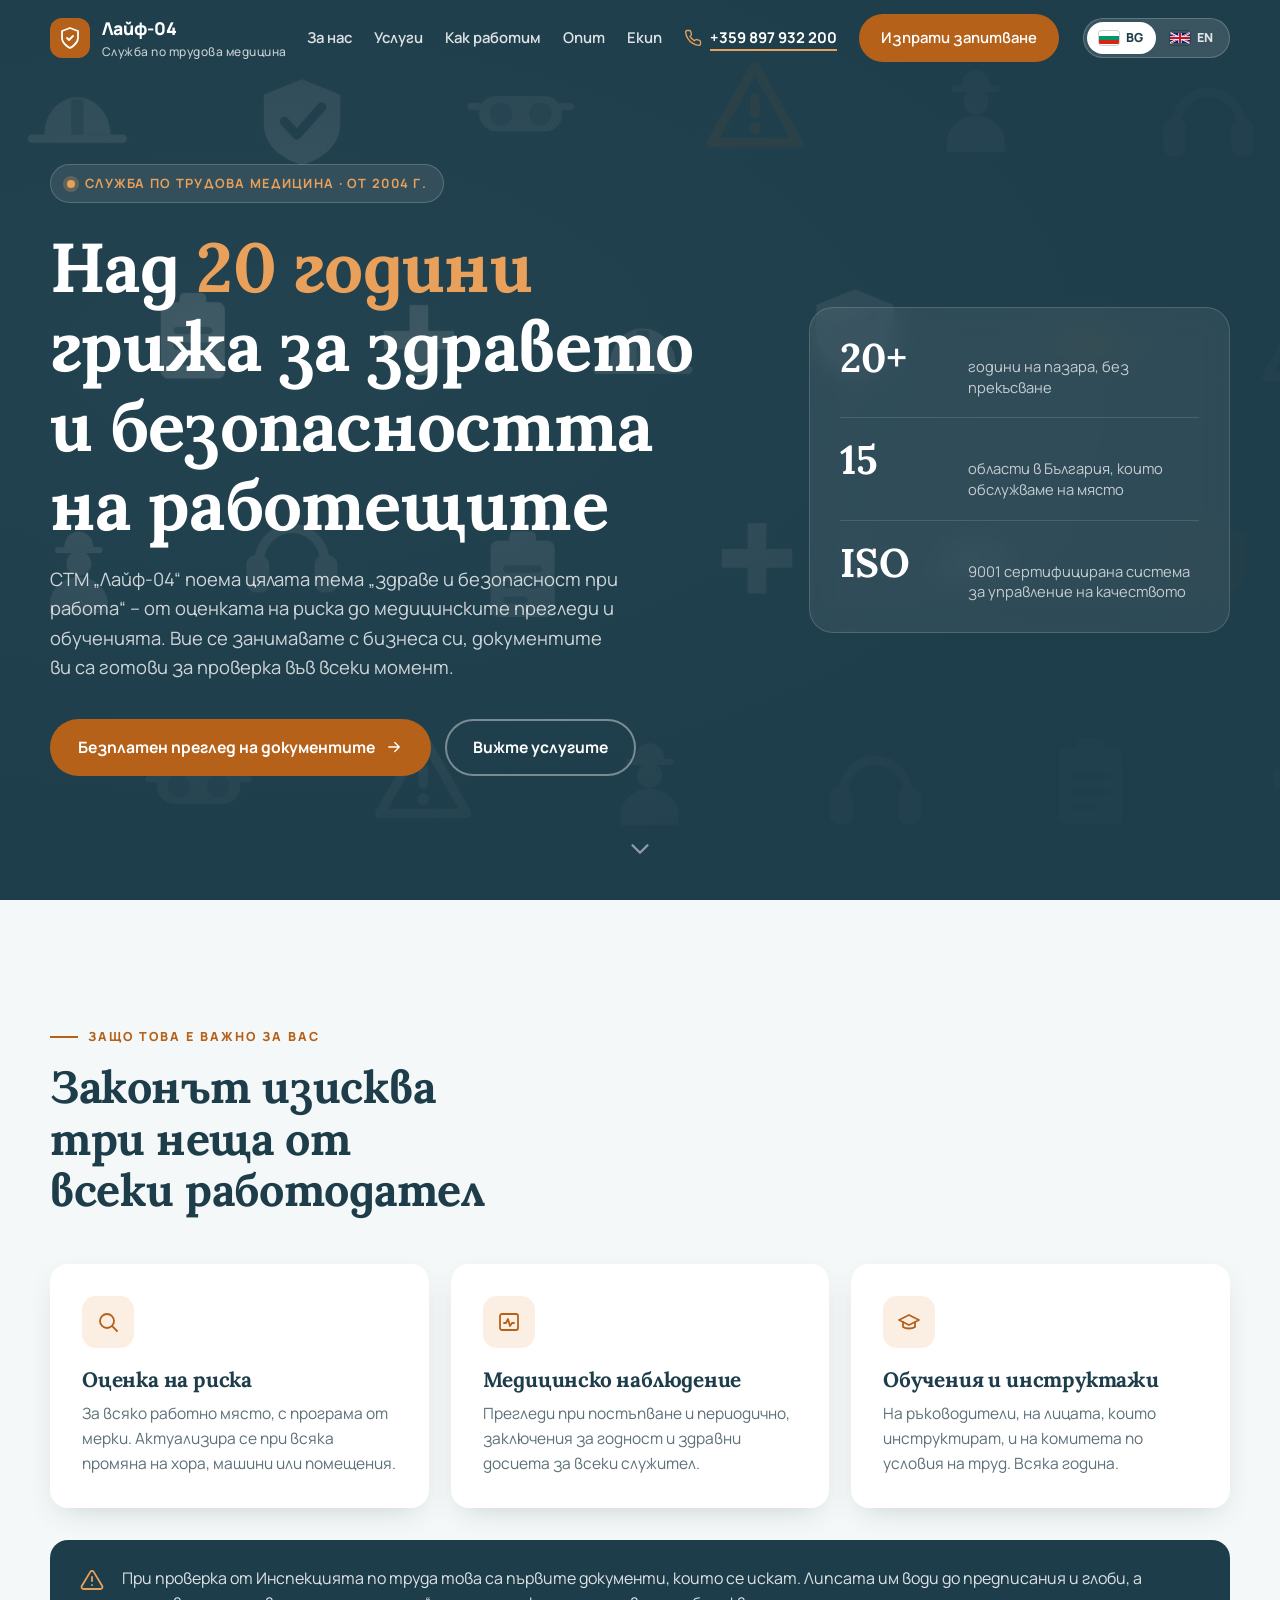
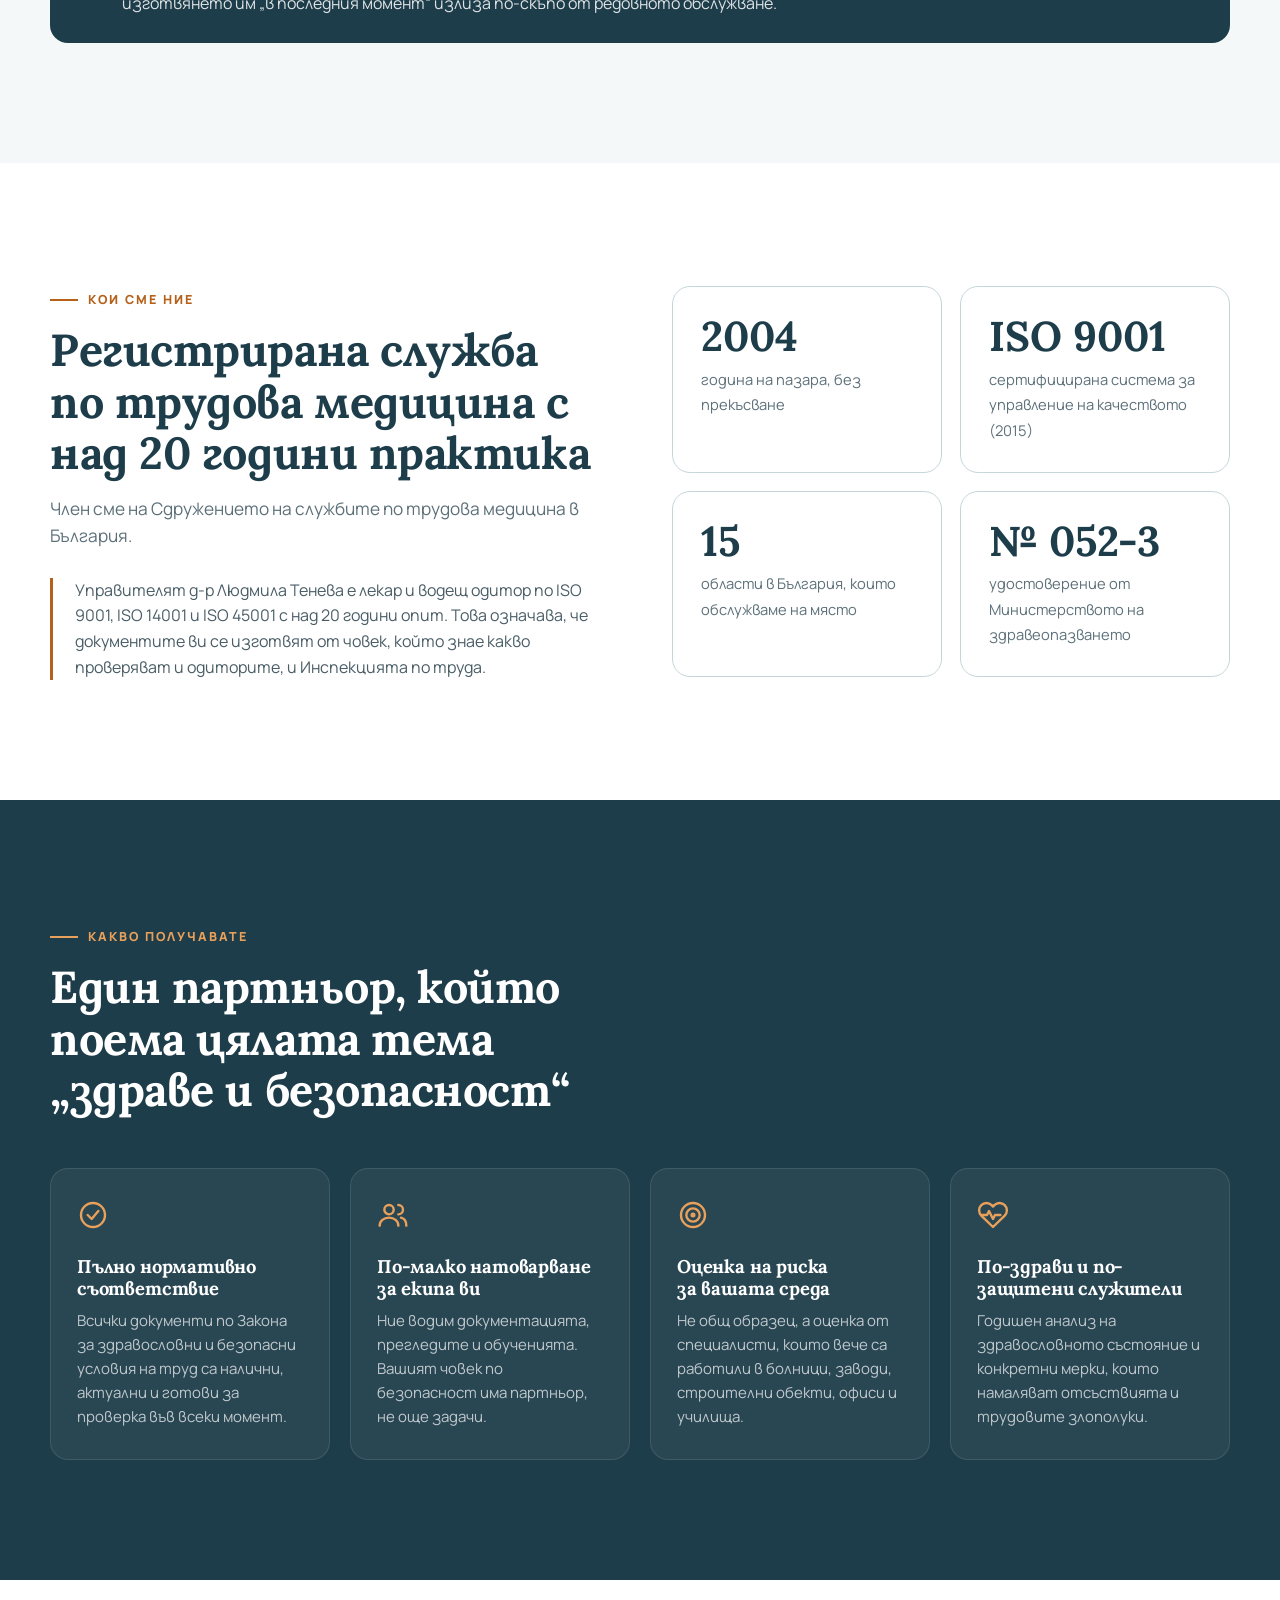
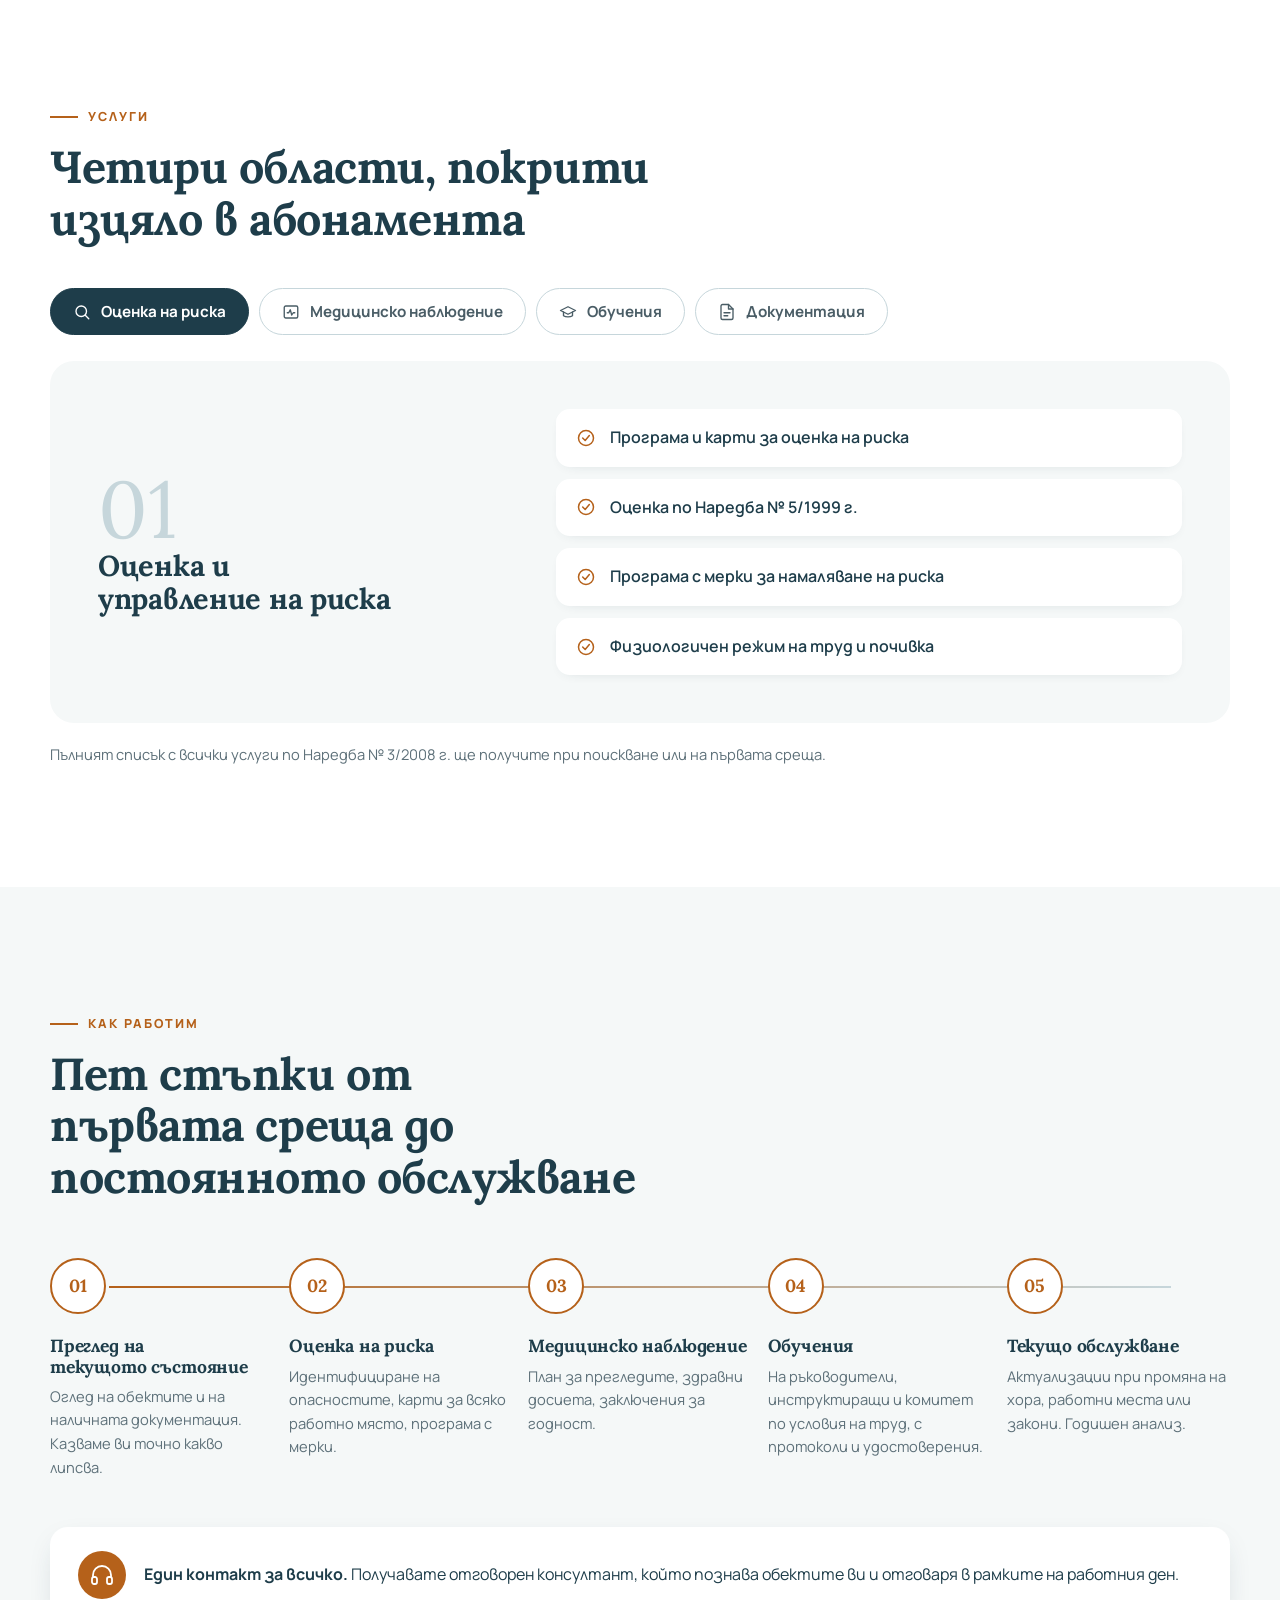
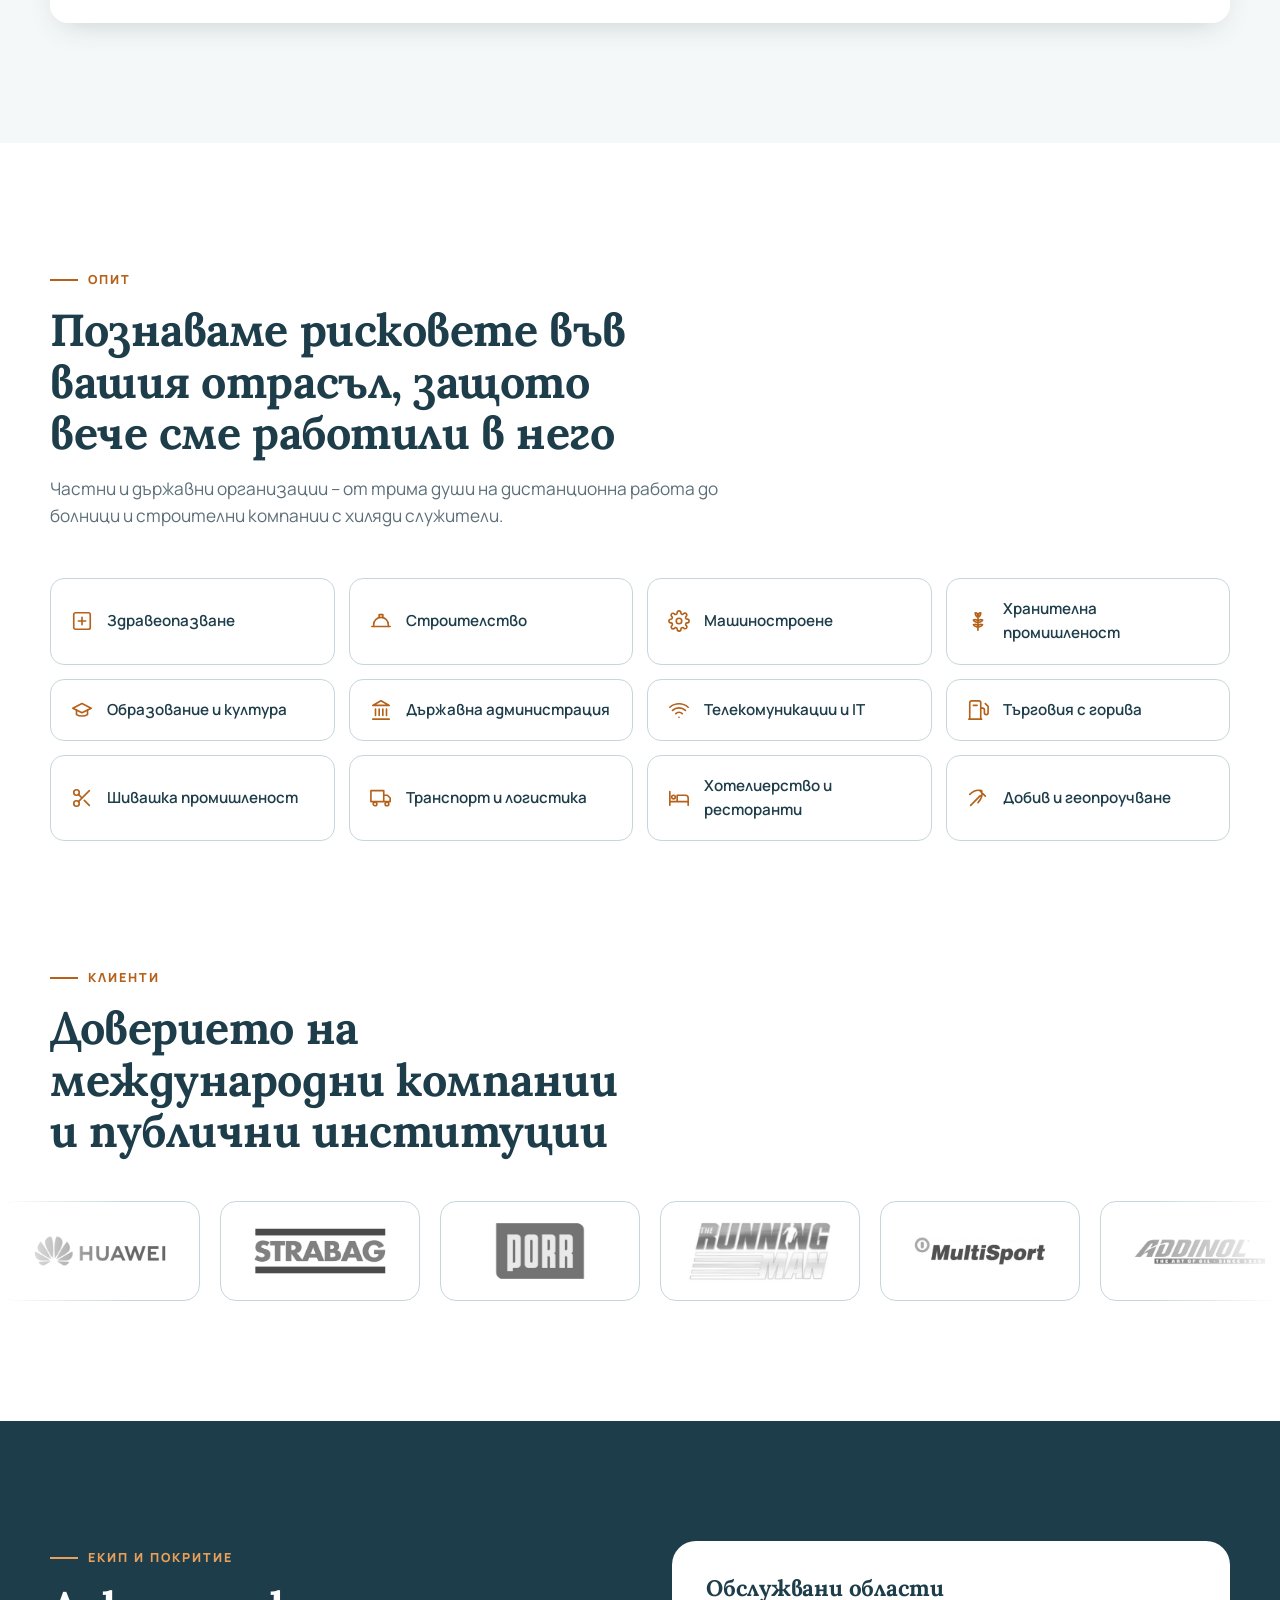
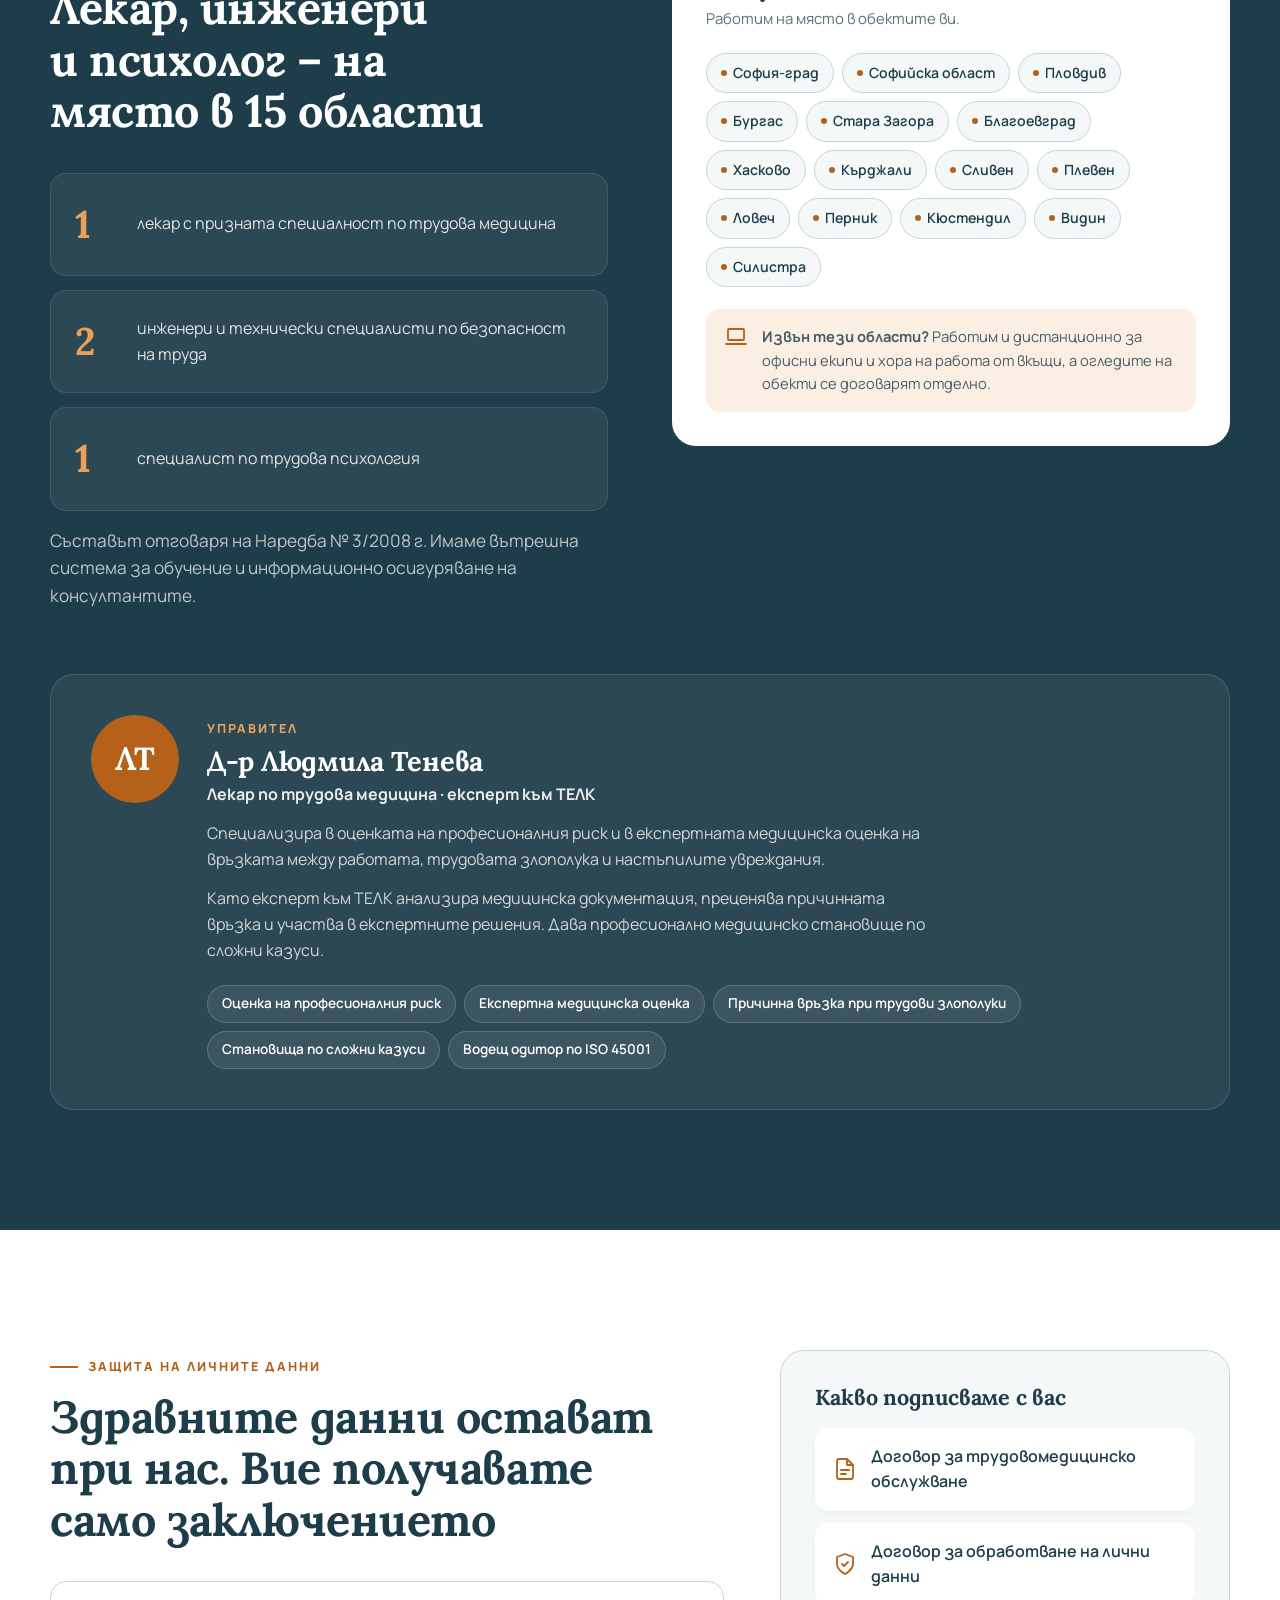
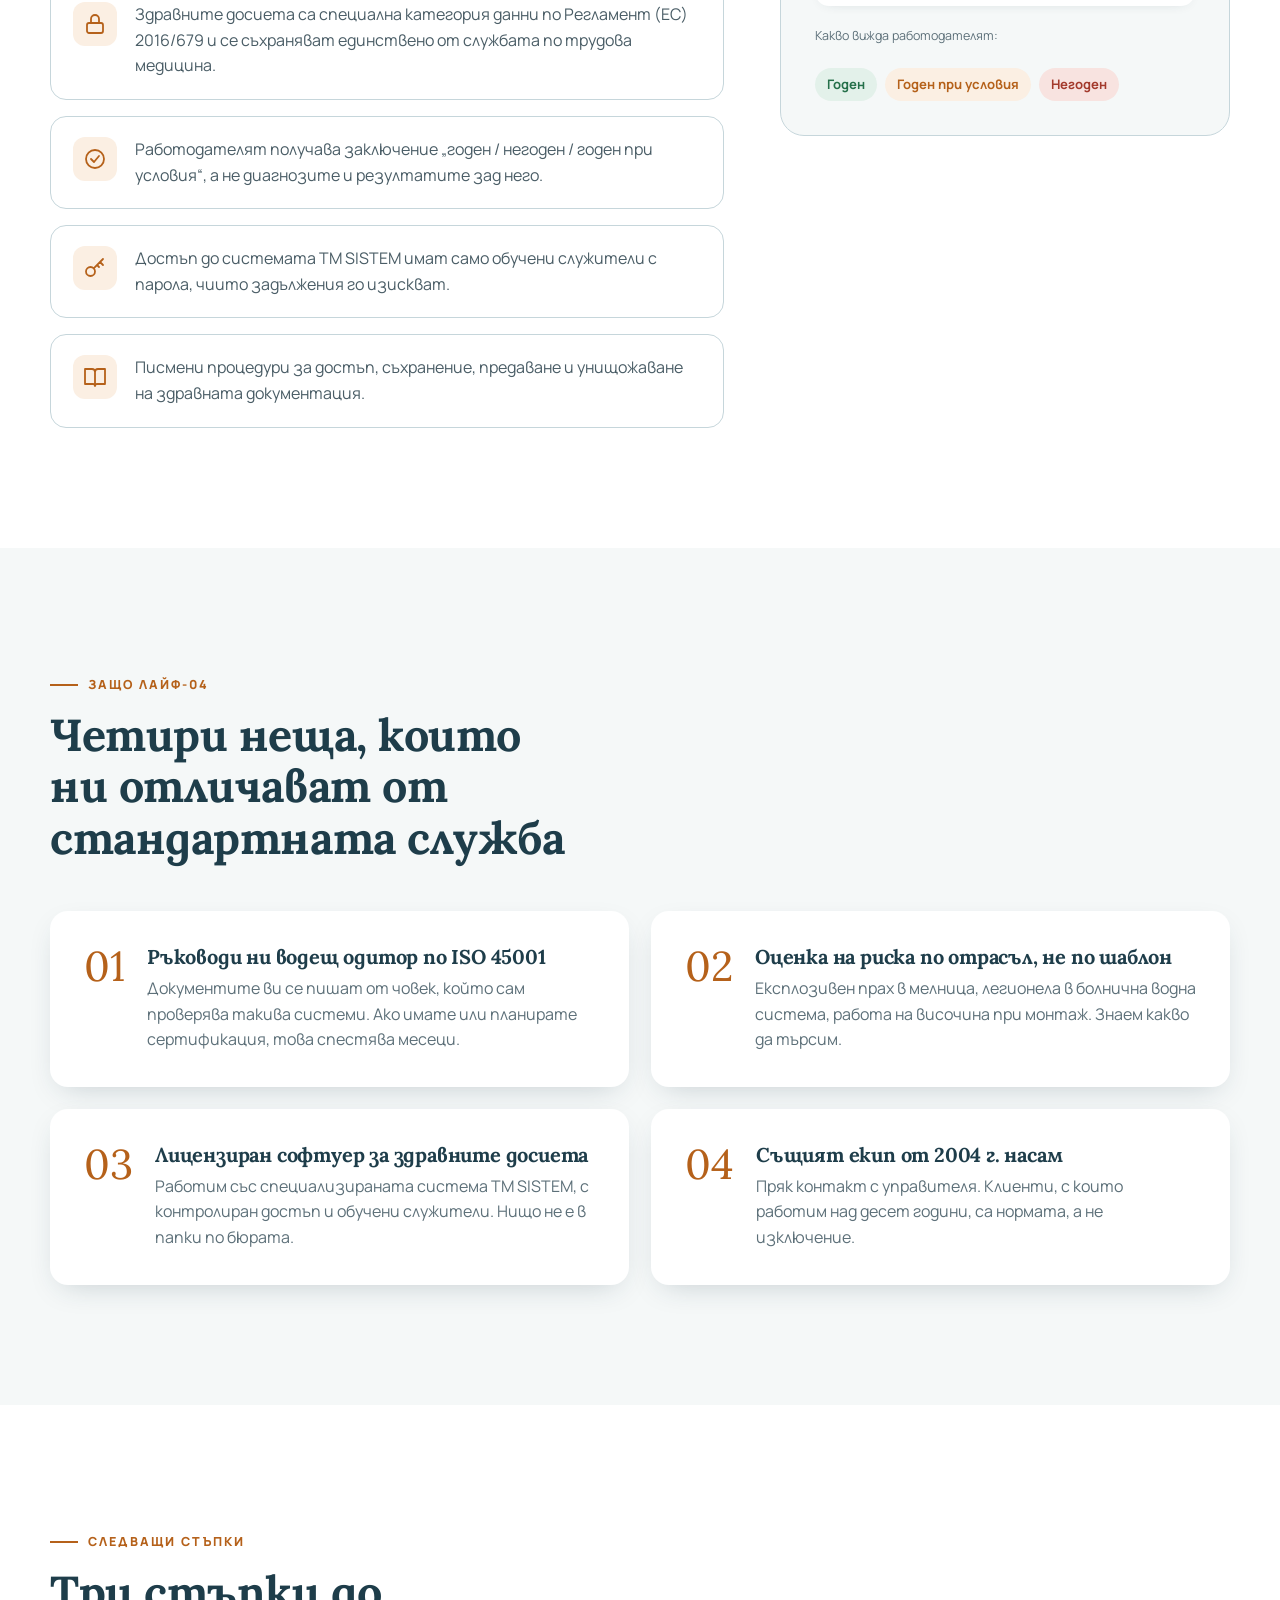
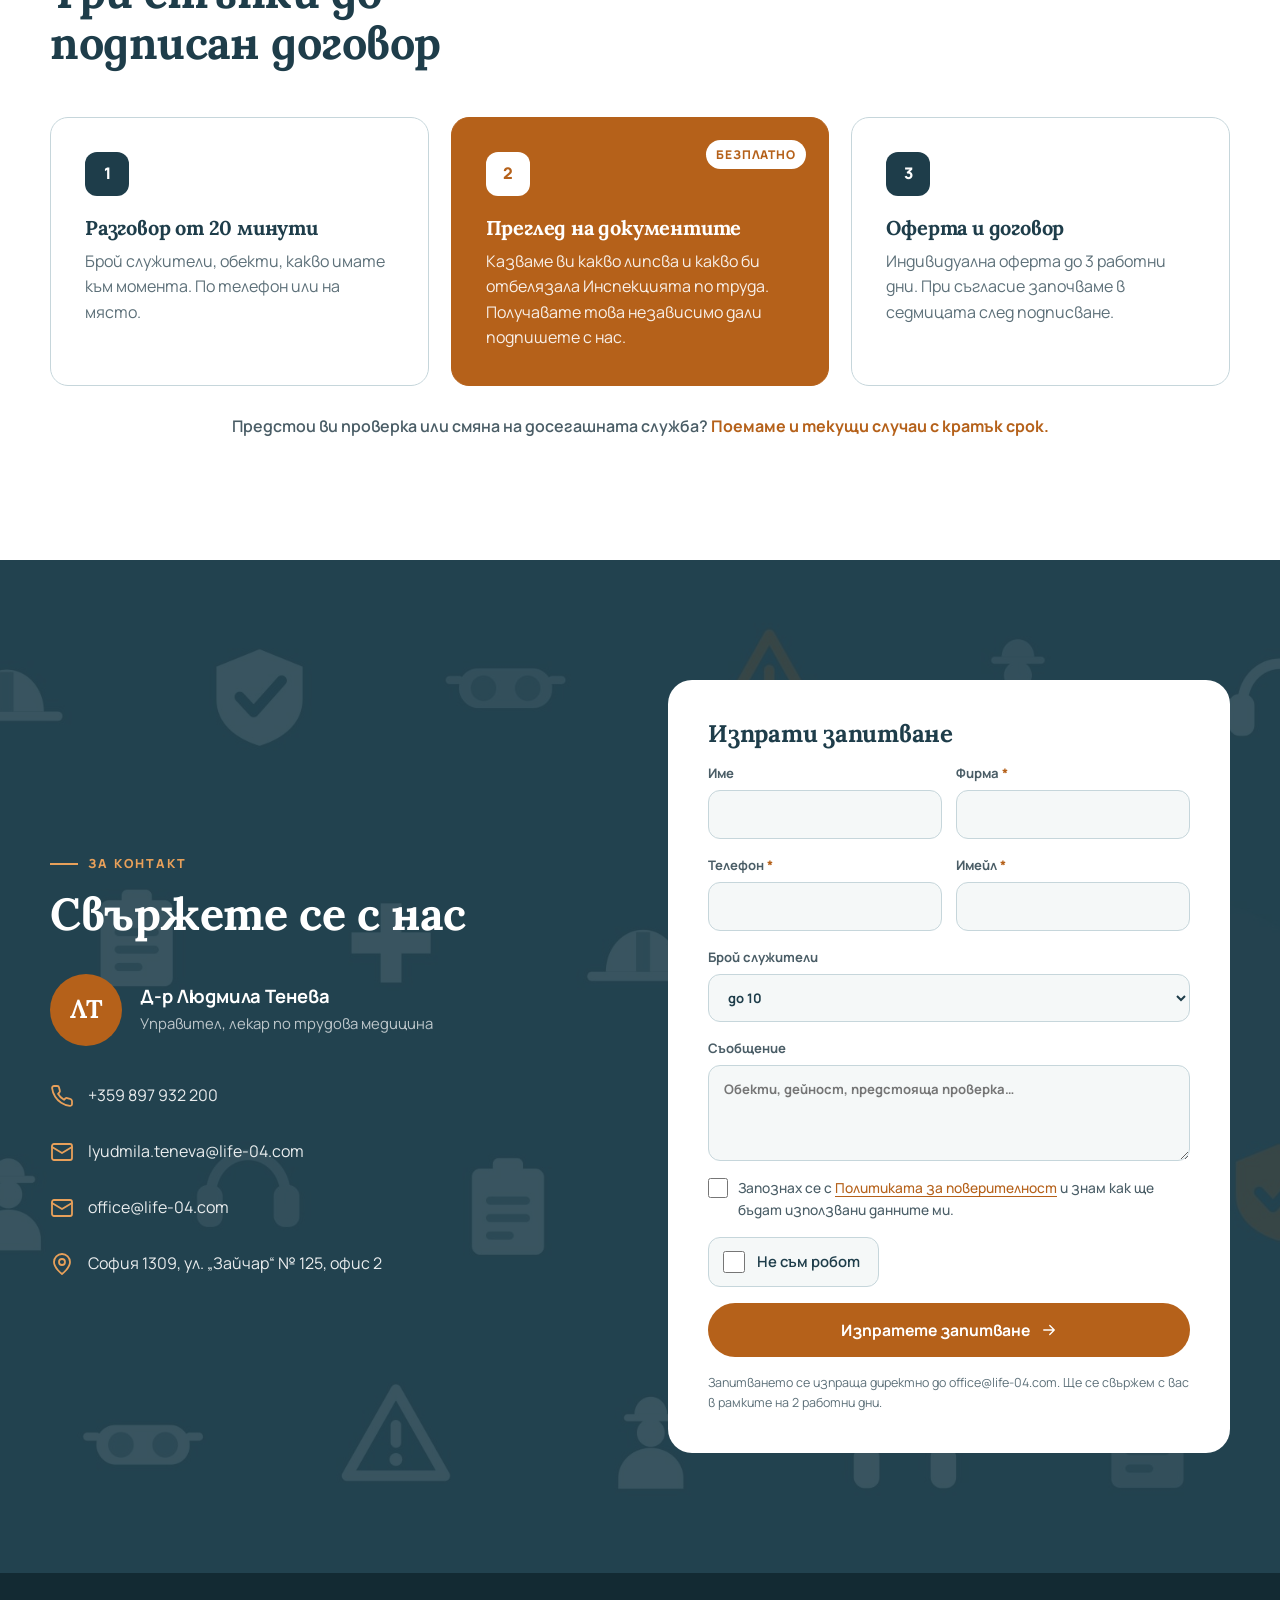
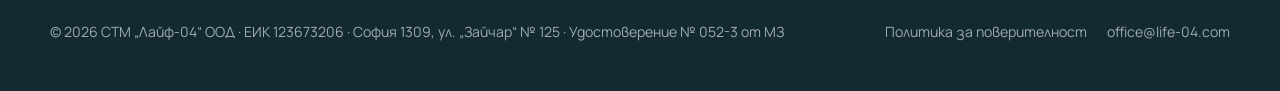
<file: website/index.html>
<!doctype html>
<html lang="bg">
<head>
<meta charset="utf-8">
<meta name="viewport" content="width=device-width, initial-scale=1">
<title>СТМ Лайф-04 | Служба по трудова медицина</title>
<meta name="description" content="СТМ „Лайф-04“ ООД – регистрирана служба по трудова медицина от 2004 г. Оценка на риска, медицинско наблюдение, обучения и документация по ЗЗБУТ в 15 области на България.">
<link rel="canonical" href="https://www.life-04.com/">
<link rel="alternate" hreflang="bg" href="https://www.life-04.com/">
<link rel="alternate" hreflang="en" href="https://www.life-04.com/en.html">
<link rel="alternate" hreflang="x-default" href="https://www.life-04.com/">
<link rel="preload" href="assets/fonts/manrope-cyrillic-wght-normal.woff2" as="font" type="font/woff2" crossorigin>
<link rel="stylesheet" href="assets/fonts.css">
<style>
:root{
  --ink:#1E3D4A; --ink-2:#2B5363; --slate:#4A5D66; --muted:#5D7079;
  --line:#C6D6DB; --mist:#F5F8F8; --white:#fff;
  --accent:#B5611A; --accent-2:#E8A05A; --accent-soft:#FBEFE3;
  --radius:18px; --shadow:0 10px 30px -12px rgba(30,61,74,.25);
  --serif:"Lora",Georgia,serif; --sans:"Manrope",system-ui,-apple-system,Segoe UI,Arial,sans-serif;
}
*{box-sizing:border-box;margin:0;padding:0}
html{scroll-behavior:smooth;scroll-padding-top:80px}
body{font-family:var(--sans);color:var(--ink);background:var(--white);line-height:1.6;-webkit-font-smoothing:antialiased;overflow-x:hidden}
img{max-width:100%;display:block}
a{color:inherit;text-decoration:none}
.wrap{width:min(1180px,100% - 32px);margin-inline:auto}
h1,h2,h3{font-family:var(--serif);line-height:1.15;letter-spacing:-.01em;text-wrap:balance;hyphens:auto}
h1,h2,h3,p,li,span,label,strong,b{overflow-wrap:break-word}
/* flex rows with bare text (icon + label): let one very long word break */
.doc,.ind,.tab,.panel li,.one-contact p,.remote p{overflow-wrap:anywhere;hyphens:auto}
/* grid and flex children may shrink below their longest word */
.wrap>*,.cards-3>*,.grid-4>*,.why-grid>*,.industries>*,.next .grid>*,.stats>*,.steps>*,.panel>*,.why-card>*,.pitem>*,.person>*,.hero-stat>*,.hero-card>*{min-width:0}
h2{font-size:clamp(1.9rem,3.6vw,2.8rem);max-width:22ch}
.eyebrow{font-size:.78rem;font-weight:800;letter-spacing:.16em;text-transform:uppercase;color:var(--accent);margin-bottom:14px;display:inline-flex;align-items:center;gap:10px}
.eyebrow::before{content:"";width:28px;height:2px;background:currentColor}
section{padding:clamp(72px,10vw,120px) 0}
.lead{color:var(--muted);font-size:1.08rem;max-width:62ch;margin-top:16px}
svg.i{width:24px;height:24px;stroke:currentColor;fill:none;stroke-width:1.8;stroke-linecap:round;stroke-linejoin:round;flex:none}

/* buttons */
.btn{display:inline-flex;align-items:center;gap:10px;padding:14px 26px;border-radius:999px;font-weight:700;font-size:.98rem;transition:.25s;border:2px solid transparent;cursor:pointer;font-family:inherit}
.btn-primary{background:var(--accent);color:#fff}
.btn-primary:hover{background:#9c5214;transform:translateY(-2px);box-shadow:0 12px 24px -10px rgba(181,97,26,.6)}
.btn-ghost{border-color:rgba(255,255,255,.4);color:#fff}
.btn-ghost:hover{background:rgba(255,255,255,.1);border-color:#fff}

/* nav */
header{position:fixed;inset:0 0 auto;z-index:50;transition:.3s}
header.scrolled{background:rgba(255,255,255,.85);backdrop-filter:blur(14px);-webkit-backdrop-filter:blur(14px);box-shadow:0 1px 0 var(--line)}
.nav{display:flex;align-items:center;justify-content:space-between;height:76px}
.logo{display:flex;align-items:center;gap:12px;min-width:0;font-weight:800;font-size:1.1rem;color:#fff;transition:.3s}
.logo-mark{width:40px;height:40px;border-radius:12px;background:var(--accent);display:grid;place-items:center;color:#fff}
.logo small{display:block;font-weight:500;font-size:.75rem;opacity:.75;letter-spacing:.04em}
header.scrolled .logo{color:var(--ink)}
.menu{display:flex;gap:22px;align-items:center}
.menu > *{white-space:nowrap;flex:none}
.menu a{color:rgba(255,255,255,.85);font-weight:600;font-size:.93rem;transition:.2s}
.menu a:hover{color:#fff}
header.scrolled .menu a{color:var(--slate)}
header.scrolled .menu a:hover{color:var(--accent)}
.menu .btn{padding:10px 20px;color:#fff!important}
.nav-phone{display:inline-flex;align-items:center;gap:8px;color:#fff;font-weight:700;font-size:.93rem;white-space:nowrap;transition:.2s;text-decoration:underline;text-decoration-color:var(--accent-2);text-decoration-thickness:2px;text-underline-offset:6px}
.nav-phone svg{width:18px;height:18px;color:var(--accent-2)}
header.scrolled .nav-phone{color:var(--ink)}
header.scrolled .nav-phone svg{color:var(--accent)}
.nav-end{display:flex;align-items:center;gap:24px}
.lang{display:flex;gap:2px;padding:3px;border-radius:999px;background:rgba(255,255,255,.12);border:1px solid rgba(255,255,255,.2)}
.lang a{display:inline-flex;align-items:center;gap:7px;padding:6px 12px;border-radius:999px;font-size:.78rem;font-weight:800;letter-spacing:.04em;color:rgba(255,255,255,.85);transition:.2s}
.lang a:hover{color:#fff}
.flag{width:20px;height:14px;border-radius:3px;flex:none;box-shadow:0 0 0 1px rgba(0,0,0,.18)}
.lang a[aria-current]{background:#fff;color:var(--ink)}
header.scrolled .lang{background:var(--mist);border-color:var(--line)}
header.scrolled .lang a{color:var(--slate)}
header.scrolled .lang a:hover{color:var(--accent)}
header.scrolled .lang a[aria-current]{background:var(--ink);color:#fff}
.burger{display:none;background:none;border:0;color:#fff;cursor:pointer;padding:8px;margin-right:-8px;line-height:0}
header.scrolled .burger{color:var(--ink)}

/* hero */
.hero{position:relative;min-height:100vh;display:flex;align-items:center;color:#fff;background:var(--ink);overflow:hidden;padding:120px 0 80px}
.hero::before{content:"";position:absolute;inset:0;background:url(assets/hero-pattern.jpg) center/cover;opacity:.35;animation:drift 40s linear infinite alternate}
.hero::after{content:"";position:absolute;inset:0;background:radial-gradient(ellipse at 20% 40%,rgba(30,61,74,.55),rgba(30,61,74,.95) 70%)}
@keyframes drift{to{transform:scale(1.12) translate(-2%,1%)}}
.hero .wrap{position:relative;z-index:2;display:grid;grid-template-columns:1.25fr .75fr;gap:56px;align-items:center}
.badge{display:inline-flex;align-items:center;max-width:100%;gap:10px;padding:8px 16px;border-radius:999px;background:rgba(255,255,255,.08);border:1px solid rgba(255,255,255,.18);font-size:.8rem;font-weight:700;letter-spacing:.1em;text-transform:uppercase;color:var(--accent-2)}
.badge .dot{width:8px;height:8px;border-radius:50%;background:var(--accent-2);box-shadow:0 0 0 4px rgba(232,160,90,.25)}
.hero h1{font-size:clamp(2.4rem,5.4vw,4.4rem);margin:24px 0 20px}
.hero h1 em{font-style:normal;color:var(--accent-2)}
.hero p{font-size:1.15rem;color:rgba(255,255,255,.78);max-width:52ch}
.hero-cta{display:flex;flex-wrap:wrap;gap:14px;margin-top:36px}
.hero-card{background:rgba(255,255,255,.07);border:1px solid rgba(255,255,255,.15);backdrop-filter:blur(12px);-webkit-backdrop-filter:blur(12px);border-radius:24px;padding:30px;display:grid;gap:22px}
.hero-stat{display:flex;gap:18px;align-items:baseline;padding-bottom:20px;border-bottom:1px solid rgba(255,255,255,.12)}
.hero-stat:last-child{border:0;padding:0}
.hero-stat b{font-family:var(--serif);font-size:2.5rem;color:#fff;min-width:110px;line-height:1}
.hero-stat span{color:rgba(255,255,255,.72);font-size:.92rem;line-height:1.4}
.scroll-hint{position:absolute;bottom:20px;padding:8px;left:50%;transform:translateX(-50%);z-index:2;color:rgba(255,255,255,.5);animation:bob 2s ease-in-out infinite}
@keyframes bob{50%{transform:translate(-50%,8px)}}

/* law */
.law{background:var(--mist)}
.cards-3{display:grid;grid-template-columns:repeat(3,1fr);gap:22px;margin-top:48px}
.card{background:#fff;border-radius:var(--radius);padding:32px;box-shadow:var(--shadow);transition:.3s;position:relative;overflow:hidden}
.card:hover{transform:translateY(-6px)}
.card .ico{width:52px;height:52px;border-radius:14px;background:var(--accent-soft);color:var(--accent);display:grid;place-items:center;margin-bottom:20px}
.card h3{font-size:1.3rem;margin-bottom:10px}
.card p{color:var(--muted);font-size:.97rem}
.alert{margin-top:32px;display:flex;gap:18px;align-items:flex-start;background:var(--ink);color:#fff;border-radius:var(--radius);padding:26px 30px}
.alert svg{color:var(--accent-2);margin-top:2px}
.alert p{color:rgba(255,255,255,.85)}

/* about */
.about .wrap{display:grid;grid-template-columns:1fr 1fr;gap:64px;align-items:center}
.stats{display:grid;grid-template-columns:1fr 1fr;gap:18px}
.stat{border:1px solid var(--line);border-radius:var(--radius);padding:28px;transition:.3s}
.stat:hover{border-color:var(--accent);background:var(--accent-soft)}
.stat b{font-family:var(--serif);font-size:2.6rem;display:block;line-height:1;margin-bottom:10px}
.stat span{color:var(--muted);font-size:.92rem}
.quote{margin-top:28px;padding-left:22px;border-left:3px solid var(--accent);color:var(--slate)}

/* benefits */
.benefits{background:var(--ink);color:#fff}
.benefits h2{color:#fff}
.benefits .lead{color:rgba(255,255,255,.7)}
.grid-4{display:grid;grid-template-columns:repeat(4,1fr);gap:20px;margin-top:52px}
.benefit{padding:30px 26px;border-radius:var(--radius);background:rgba(255,255,255,.05);border:1px solid rgba(255,255,255,.1);transition:.3s}
.benefit:hover{background:rgba(255,255,255,.09);border-color:var(--accent-2)}
.benefit .ico{color:var(--accent-2);margin-bottom:18px}
.benefit h3{font-size:1.15rem;margin-bottom:10px;color:#fff}
.benefit p{color:rgba(255,255,255,.7);font-size:.94rem}

/* services */
.tabs{display:flex;flex-wrap:wrap;gap:10px;margin-top:44px}
.tab{padding:12px 22px;border-radius:999px;border:1px solid var(--line);background:#fff;font-weight:700;color:var(--slate);cursor:pointer;font-family:inherit;font-size:.95rem;transition:.2s;display:inline-flex;gap:10px;align-items:center}
.tab svg{width:18px;height:18px}
.tab:hover{border-color:var(--accent);color:var(--accent)}
.tab[aria-selected=true]{background:var(--ink);border-color:var(--ink);color:#fff}
.panel{margin-top:26px;background:var(--mist);border-radius:24px;padding:clamp(28px,4vw,48px);display:grid;grid-template-columns:.8fr 1.2fr;gap:40px;align-items:center}
.panel[hidden]{display:none}
.panel h3{font-size:1.8rem}
.panel .num{font-family:var(--serif);font-size:5rem;color:var(--line);line-height:1}
.panel ul{list-style:none;display:grid;gap:12px}
.panel li{background:#fff;border-radius:14px;padding:16px 20px;display:flex;gap:14px;align-items:center;font-weight:600;box-shadow:0 4px 14px -10px rgba(30,61,74,.3);animation:fadeUp .4s both}
.panel li:nth-child(2){animation-delay:.05s}.panel li:nth-child(3){animation-delay:.1s}.panel li:nth-child(4){animation-delay:.15s}
.panel li svg{color:var(--accent);width:20px;height:20px}
@keyframes fadeUp{from{opacity:0;transform:translateY(10px)}}
.note{margin-top:20px;color:var(--muted);font-size:.92rem}

/* process */
.process{background:var(--mist)}
.steps{display:grid;grid-template-columns:repeat(5,1fr);gap:16px;margin-top:56px;position:relative}
.steps::before{content:"";position:absolute;top:28px;left:5%;right:5%;height:2px;background:linear-gradient(90deg,var(--accent),var(--line))}
.step{position:relative}
.step .n{width:56px;height:56px;border-radius:50%;background:#fff;border:2px solid var(--accent);display:grid;place-items:center;font-family:var(--serif);font-weight:700;color:var(--accent);font-size:1.1rem;margin-bottom:22px;position:relative;z-index:1;transition:.3s}
.step:hover .n{background:var(--accent);color:#fff}
.step h3{font-size:1.1rem;margin-bottom:8px}
.step p{color:var(--muted);font-size:.92rem}
.one-contact{margin-top:48px;display:flex;align-items:center;gap:18px;background:#fff;border-radius:var(--radius);padding:24px 28px;box-shadow:var(--shadow)}
.one-contact .ico{width:48px;height:48px;border-radius:50%;background:var(--accent);color:#fff;display:grid;place-items:center;flex:none}

/* industries */
.industries{display:grid;grid-template-columns:repeat(4,1fr);gap:14px;margin-top:48px}
.ind{display:flex;gap:14px;align-items:center;padding:18px 20px;border-radius:14px;border:1px solid var(--line);font-weight:600;font-size:.95rem;transition:.25s}
.ind svg{color:var(--accent);width:22px;height:22px}
.ind:hover{background:var(--ink);color:#fff;border-color:var(--ink)}
.ind:hover svg{color:var(--accent-2)}

/* clients marquee */
.clients{padding-top:0}
.marquee{margin-top:44px;overflow:hidden;mask-image:linear-gradient(90deg,transparent,#000 10%,#000 90%,transparent);-webkit-mask-image:linear-gradient(90deg,transparent,#000 10%,#000 90%,transparent)}
.track{display:flex;gap:20px;width:max-content;animation:scroll 40s linear infinite}
.marquee:hover .track{animation-play-state:paused}
.logo-tile{width:200px;height:100px;background:#fff;border:1px solid var(--line);border-radius:16px;display:grid;place-items:center;padding:18px 26px;flex:none}
.logo-tile img{max-height:62px;width:auto;object-fit:contain;filter:grayscale(1);opacity:.7;transition:.3s}
.logo-tile:hover img{filter:none;opacity:1}
@keyframes scroll{to{transform:translateX(calc(-50% - 10px))}}

/* team */
.team{background:var(--ink);color:#fff;position:relative;overflow:hidden}
.team h2{color:#fff}
.team .lead{color:rgba(255,255,255,.7)}
.team .wrap{display:grid;grid-template-columns:1fr 1fr;gap:64px;align-items:start}
.people{display:grid;gap:14px;margin-top:36px}
.person{display:flex;gap:22px;align-items:center;padding:20px 24px;border-radius:16px;background:rgba(255,255,255,.06);border:1px solid rgba(255,255,255,.1)}
.person b{font-family:var(--serif);font-size:2.4rem;color:var(--accent-2);min-width:40px}
.person span{color:rgba(255,255,255,.85)}
.regions-box{background:#fff;color:var(--ink);border-radius:24px;padding:34px}
.regions-box h3{font-size:1.4rem;margin-bottom:6px}
.regions-box>p{color:var(--muted);font-size:.93rem}
.regions{display:flex;flex-wrap:wrap;gap:8px;margin:22px 0}
.regions span{padding:8px 14px;border-radius:999px;background:var(--mist);border:1px solid var(--line);font-size:.88rem;font-weight:600;display:inline-flex;gap:6px;align-items:center}
.regions span::before{content:"";width:6px;height:6px;border-radius:50%;background:var(--accent)}
.remote{display:flex;gap:14px;background:var(--accent-soft);border-radius:14px;padding:16px 18px;font-size:.92rem;color:var(--slate)}
.remote svg{color:var(--accent)}
.profile{grid-column:1/-1;display:grid;grid-template-columns:auto 1fr;gap:28px;align-items:start;background:rgba(255,255,255,.06);border:1px solid rgba(255,255,255,.12);border-radius:24px;padding:clamp(24px,4vw,40px)}
.profile-avatar{width:88px;height:88px;border-radius:50%;background:var(--accent);display:grid;place-items:center;font-family:var(--serif);font-size:2rem;font-weight:700;color:#fff}
.profile-label{font-size:.78rem;font-weight:800;letter-spacing:.16em;text-transform:uppercase;color:var(--accent-2)}
.profile h3{font-size:1.7rem;color:#fff;margin-top:6px}
.profile-role{color:rgba(255,255,255,.9);font-weight:700;margin-top:4px}
.profile p:not(.profile-role){color:rgba(255,255,255,.78);margin-top:14px;max-width:72ch}
.profile-tags{display:flex;flex-wrap:wrap;gap:8px;margin-top:22px}
.profile-tags span{padding:7px 14px;border-radius:999px;background:rgba(255,255,255,.08);border:1px solid rgba(255,255,255,.18);font-size:.85rem;font-weight:600;color:#fff}

/* privacy */
.privacy .wrap{display:grid;grid-template-columns:1.2fr .8fr;gap:56px;align-items:start}
.plist{display:grid;gap:16px;margin-top:36px}
.pitem{display:flex;gap:18px;align-items:flex-start;padding:20px 22px;border-radius:16px;border:1px solid var(--line)}
.pitem .ico{color:var(--accent);background:var(--accent-soft);border-radius:12px;width:44px;height:44px;display:grid;place-items:center;flex:none}
.pitem p{color:var(--slate)}
.sign{position:sticky;top:100px;background:var(--mist);border-radius:24px;padding:34px;border:1px solid var(--line)}
.sign h3{font-size:1.35rem;margin-bottom:18px}
.doc{display:flex;gap:14px;align-items:center;background:#fff;padding:16px 18px;border-radius:14px;margin-bottom:12px;font-weight:600;box-shadow:0 4px 14px -10px rgba(30,61,74,.3)}
.doc svg{color:var(--accent)}
.verdict{display:flex;gap:8px;flex-wrap:wrap;margin-top:22px}
.verdict span{font-size:.82rem;font-weight:700;padding:6px 12px;border-radius:999px}
.v-ok{background:#E3F1EA;color:#25704A}.v-no{background:#F8E3E0;color:#A33A2C}.v-cond{background:var(--accent-soft);color:var(--accent)}

/* why */
.why{background:var(--mist)}
.why-grid{display:grid;grid-template-columns:1fr 1fr;gap:22px;margin-top:48px}
.why-card{background:#fff;border-radius:var(--radius);padding:34px;display:grid;grid-template-columns:auto 1fr;gap:22px;box-shadow:var(--shadow);transition:.3s}
.why-card:hover{transform:translateY(-4px)}
.why-card .n{font-family:var(--serif);font-size:2.6rem;color:var(--accent);line-height:1}
.why-card h3{font-size:1.25rem;margin-bottom:8px}
.why-card p{color:var(--muted)}

/* next steps */
.next .grid{display:grid;grid-template-columns:repeat(3,1fr);gap:22px;margin-top:48px}
.ns{border-radius:var(--radius);padding:34px;border:1px solid var(--line);position:relative;transition:.3s}
.ns:hover{border-color:var(--accent);box-shadow:var(--shadow)}
.ns .n{width:44px;height:44px;border-radius:12px;background:var(--ink);color:#fff;display:grid;place-items:center;font-weight:800;margin-bottom:20px}
.ns.hl{background:var(--accent);border-color:var(--accent);color:#fff}
.ns.hl .n{background:#fff;color:var(--accent)}
.ns.hl p{color:rgba(255,255,255,.9)}
.ns .tag{position:absolute;top:22px;right:22px;font-size:.75rem;font-weight:800;letter-spacing:.08em;text-transform:uppercase;background:#fff;color:var(--accent);padding:5px 10px;border-radius:999px}
.ns h3{font-size:1.25rem;margin-bottom:10px}
.ns p{color:var(--muted)}
.urgent{margin-top:28px;text-align:center;color:var(--slate);font-weight:600}
.urgent strong{color:var(--accent)}

/* contact */
.contact{background:var(--ink);color:#fff;position:relative;overflow:hidden}
.contact::before{content:"";position:absolute;inset:0;background:url(assets/hero-pattern.jpg) center/cover;opacity:.12}
.contact .wrap{position:relative;display:grid;grid-template-columns:1fr 1fr;gap:56px;align-items:center}
.contact h2{color:#fff}
.person-card{margin-top:34px;display:flex;gap:18px;align-items:center}
.avatar{width:72px;height:72px;border-radius:50%;background:var(--accent);display:grid;place-items:center;font-family:var(--serif);font-size:1.6rem;font-weight:700;flex:none}
.person-card b{font-size:1.15rem;display:block}
.person-card span{color:rgba(255,255,255,.7);font-size:.93rem}
.clinks{display:grid;gap:12px;margin-top:28px}
.clinks a,.clinks div{display:flex;gap:14px;align-items:center;min-height:44px;color:rgba(255,255,255,.9);transition:.2s;overflow-wrap:anywhere}
.clinks a:hover{color:var(--accent-2)}
.clinks svg{color:var(--accent-2)}
form{background:#fff;color:var(--ink);border-radius:24px;padding:clamp(24px,4vw,40px);display:grid;gap:16px}
form h3{font-size:1.5rem}
form .row{display:grid;grid-template-columns:1fr 1fr;gap:14px}
label{font-size:.82rem;font-weight:700;color:var(--slate);display:grid;gap:6px}
.req{color:var(--accent);font-weight:800}
input,select,textarea{font:inherit;padding:13px 15px;border:1px solid var(--line);border-radius:12px;background:var(--mist);color:var(--ink);width:100%;transition:.2s}
input:focus,select:focus,textarea:focus{outline:none;border-color:var(--accent);background:#fff;box-shadow:0 0 0 4px var(--accent-soft)}
textarea{min-height:96px;resize:vertical}
form .btn{justify-content:center}
.fine{font-size:.78rem;color:var(--muted)}
.consent{display:flex;gap:10px;align-items:flex-start;font-weight:500;font-size:.86rem;color:var(--slate);cursor:pointer}
.consent input{width:20px;height:20px;flex:none;margin-top:1px;accent-color:var(--accent);padding:0}
.consent a{color:var(--accent);text-decoration:underline;text-underline-offset:3px}
.robot{display:flex;align-items:center;gap:12px;width:fit-content;padding:12px 18px 12px 14px;border:1px solid var(--line);border-radius:12px;background:var(--mist);font-weight:600;font-size:.93rem;color:var(--ink);cursor:pointer;user-select:none}
.robot input{width:22px;height:22px;flex:none;margin:0;accent-color:var(--accent);padding:0;cursor:pointer}
.hp{position:absolute;left:-9999px;width:1px;height:1px;opacity:0}
.form-status{padding:14px 16px;border-radius:12px;font-weight:600;font-size:.93rem}
.form-status.ok{background:#E3F1EA;color:#25704A}
.form-status.err{background:#F8E3E0;color:#A33A2C}
form .btn:disabled{opacity:.7;cursor:wait;transform:none}

footer{background:#132A33;color:rgba(255,255,255,.6);padding:36px 0;font-size:.88rem}
footer .wrap{display:flex;justify-content:space-between;align-items:center;gap:16px;flex-wrap:wrap}
footer a{padding-block:12px}
footer a:hover{color:#fff}
.foot-links{display:flex;gap:20px;flex-wrap:wrap}

/* reveal */
.reveal{opacity:0;transform:translateY(24px);transition:opacity .7s ease,transform .7s ease}
.reveal.in{opacity:1;transform:none}
@media (max-width:420px){
  .logo small{display:none}
  .lang a{padding:6px 9px}
}
@media (max-width:380px){
  .lang a{padding:6px 7px;gap:5px}
  .nav-end{gap:6px}
  .logo{gap:8px;font-size:.95rem}
  .logo-mark{width:34px;height:34px;border-radius:10px}
}
@media (prefers-reduced-motion:reduce){*,*::before{animation:none!important;transition:none!important}.reveal{opacity:1;transform:none}}

/* responsive */
/* header: full menu needs ~1200px; below 1260 drop the logo subtitle, below 1100 use the menu button */
@media (max-width:1259px){
  .logo small{display:none}
}
@media (max-width:1099px){
  .lang a{min-height:40px;display:inline-flex;align-items:center}
  .menu{position:fixed;inset:76px 0 auto;background:#fff;flex-direction:column;align-items:stretch;padding:20px 16px 28px;gap:4px;box-shadow:0 20px 30px -20px rgba(0,0,0,.3);transform:translateY(-130%);transition:.35s;z-index:-1}
  .menu.open{transform:none}
  .menu a{color:var(--ink)!important;padding:12px 4px;border-bottom:1px solid var(--mist)}
  .menu .btn{justify-content:center;margin-top:12px;border:0}
  .nav-phone{color:var(--ink);padding:14px 4px 4px;font-size:1rem}
  .nav-phone svg{color:var(--accent)}
  .nav-end{gap:10px}
  .burger{display:block}
}
@media (max-width:1000px){
  .cards-3,.next .grid{grid-template-columns:1fr}
  .card{display:grid;grid-template-columns:auto 1fr;gap:0 20px;align-items:start}
  .card .ico{grid-row:span 2;margin:0}
  .tab{min-height:44px}
  .hero .wrap,.about .wrap,.team .wrap,.privacy .wrap,.contact .wrap{grid-template-columns:1fr}
  .grid-4,.industries{grid-template-columns:repeat(2,1fr)}
  .steps{grid-template-columns:1fr;gap:28px}
  .steps::before{top:0;bottom:0;left:27px;right:auto;width:2px;height:auto;background:linear-gradient(180deg,var(--accent),var(--line))}
  .step{display:grid;grid-template-columns:56px 1fr;gap:0 20px}
  .step .n{margin:0;grid-row:span 2}
  .panel{grid-template-columns:1fr}
  .sign{position:static}
}
@media (max-width:700px){
  .card{grid-template-columns:1fr}
  .profile{grid-template-columns:1fr;gap:18px}
  .profile-avatar{width:64px;height:64px;font-size:1.5rem}
  .panel h3{font-size:1.4rem}
  .panel .num{font-size:3.5rem}
  .card .ico{grid-row:auto;margin-bottom:20px}
  .cards-3,.why-grid,.next .grid,.grid-4,.industries,.stats,form .row{grid-template-columns:1fr}
  .why-card{grid-template-columns:1fr;gap:10px}
  .hero-stat b{min-width:86px;font-size:2rem}
  .alert,.one-contact{flex-direction:column}
}
</style>
</head>
<body>

<svg width="0" height="0" style="position:absolute" aria-hidden="true">
  <defs>
    <symbol id="i-shield" viewBox="0 0 24 24"><path d="M12 22s8-4 8-10V5l-8-3-8 3v7c0 6 8 10 8 10z"/><path d="m9 12 2 2 4-4"/></symbol>
    <symbol id="i-search" viewBox="0 0 24 24"><circle cx="11" cy="11" r="7"/><path d="m21 21-4.3-4.3"/></symbol>
    <symbol id="i-pulse" viewBox="0 0 24 24"><rect x="3" y="4" width="18" height="16" rx="2"/><path d="M7 13h2l2-4 2 7 2-3h2"/></symbol>
    <symbol id="i-cap" viewBox="0 0 24 24"><path d="M22 10 12 5 2 10l10 5 10-5z"/><path d="M6 12v5c3 2 9 2 12 0v-5"/></symbol>
    <symbol id="i-doc" viewBox="0 0 24 24"><path d="M14 2H6a2 2 0 0 0-2 2v16a2 2 0 0 0 2 2h12a2 2 0 0 0 2-2V8z"/><path d="M14 2v6h6M8 13h8M8 17h5"/></symbol>
    <symbol id="i-check" viewBox="0 0 24 24"><circle cx="12" cy="12" r="9"/><path d="m8 12 3 3 5-6"/></symbol>
    <symbol id="i-users" viewBox="0 0 24 24"><circle cx="9" cy="8" r="3.5"/><path d="M2 20c0-3.5 3-6 7-6s7 2.5 7 6"/><path d="M16 4.5a3.5 3.5 0 0 1 0 7M18 14c2.5.6 4 2.8 4 6"/></symbol>
    <symbol id="i-target" viewBox="0 0 24 24"><circle cx="12" cy="12" r="9"/><circle cx="12" cy="12" r="5"/><circle cx="12" cy="12" r="1"/></symbol>
    <symbol id="i-heart" viewBox="0 0 24 24"><path d="M20.8 4.6a5.5 5.5 0 0 0-7.8 0L12 5.7l-1-1.1a5.5 5.5 0 0 0-7.8 7.8L12 21l8.8-8.6a5.5 5.5 0 0 0 0-7.8z"/><path d="M3.5 12h4l1.5-3 3 6 1.5-3h4"/></symbol>
    <symbol id="i-alert" viewBox="0 0 24 24"><path d="M10.3 3.9 1.8 18a2 2 0 0 0 1.7 3h17a2 2 0 0 0 1.7-3L13.7 3.9a2 2 0 0 0-3.4 0z"/><path d="M12 9v4M12 17h.01"/></symbol>
    <symbol id="i-phone" viewBox="0 0 24 24"><path d="M22 16.9v3a2 2 0 0 1-2.2 2 19.8 19.8 0 0 1-8.6-3.1 19.5 19.5 0 0 1-6-6A19.8 19.8 0 0 1 2.1 4.2 2 2 0 0 1 4.1 2h3a2 2 0 0 1 2 1.7c.1.9.4 1.8.7 2.7a2 2 0 0 1-.5 2.1L8 9.8a16 16 0 0 0 6 6l1.3-1.3a2 2 0 0 1 2.1-.4c.9.3 1.8.6 2.7.7a2 2 0 0 1 1.7 2z"/></symbol>
    <symbol id="i-mail" viewBox="0 0 24 24"><rect x="2" y="4" width="20" height="16" rx="2"/><path d="m22 7-10 6L2 7"/></symbol>
    <symbol id="i-pin" viewBox="0 0 24 24"><path d="M20 10c0 6-8 12-8 12s-8-6-8-12a8 8 0 0 1 16 0z"/><circle cx="12" cy="10" r="3"/></symbol>
    <symbol id="i-lock" viewBox="0 0 24 24"><rect x="4" y="11" width="16" height="10" rx="2"/><path d="M8 11V7a4 4 0 0 1 8 0v4"/></symbol>
    <symbol id="i-key" viewBox="0 0 24 24"><circle cx="7.5" cy="15.5" r="4.5"/><path d="m10.7 12.3 9.3-9.3M17 6l3 3M14 9l2 2"/></symbol>
    <symbol id="i-book" viewBox="0 0 24 24"><path d="M2 4h7a3 3 0 0 1 3 3v14a2 2 0 0 0-2-2H2zM22 4h-7a3 3 0 0 0-3 3v14a2 2 0 0 1 2-2h8z"/></symbol>
    <symbol id="i-home" viewBox="0 0 24 24"><path d="M10 20v-6h4v6M3 10l9-7 9 7v10a1 1 0 0 1-1 1H4a1 1 0 0 1-1-1z"/></symbol>
    <symbol id="i-gear" viewBox="0 0 24 24"><circle cx="12" cy="12" r="3"/><path d="M19.4 15a1.7 1.7 0 0 0 .3 1.8l.1.1a2 2 0 1 1-2.8 2.8l-.1-.1a1.7 1.7 0 0 0-1.8-.3 1.7 1.7 0 0 0-1 1.5V21a2 2 0 0 1-4 0v-.1a1.7 1.7 0 0 0-1.1-1.5 1.7 1.7 0 0 0-1.8.3l-.1.1a2 2 0 1 1-2.8-2.8l.1-.1a1.7 1.7 0 0 0 .3-1.8 1.7 1.7 0 0 0-1.5-1H3a2 2 0 0 1 0-4h.1a1.7 1.7 0 0 0 1.5-1.1 1.7 1.7 0 0 0-.3-1.8l-.1-.1a2 2 0 1 1 2.8-2.8l.1.1a1.7 1.7 0 0 0 1.8.3H9a1.7 1.7 0 0 0 1-1.5V3a2 2 0 0 1 4 0v.1a1.7 1.7 0 0 0 1 1.5 1.7 1.7 0 0 0 1.8-.3l.1-.1a2 2 0 1 1 2.8 2.8l-.1.1a1.7 1.7 0 0 0-.3 1.8V9a1.7 1.7 0 0 0 1.5 1H21a2 2 0 0 1 0 4h-.1a1.7 1.7 0 0 0-1.5 1z"/></symbol>
    <symbol id="i-wheat" viewBox="0 0 24 24"><path d="M12 22V8M12 8c-2-1-3-3-3-5 2 0 3 1 3 3 0-2 1-3 3-3 0 2-1 4-3 5zM12 14c-2-1-4-1-5-3 2-1 4 0 5 1M12 14c2-1 4-1 5-3-2-1-4 0-5 1M12 19c-2-1-4-1-5-3 2-1 4 0 5 1M12 19c2-1 4-1 5-3-2-1-4 0-5 1"/></symbol>
    <symbol id="i-landmark" viewBox="0 0 24 24"><path d="M3 22h18M6 18v-7M10 18v-7M14 18v-7M18 18v-7M12 2l9 5H3z"/></symbol>
    <symbol id="i-wifi" viewBox="0 0 24 24"><path d="M5 12.5a10 10 0 0 1 14 0M8.5 16a5 5 0 0 1 7 0M2 9a15 15 0 0 1 20 0M12 20h.01"/></symbol>
    <symbol id="i-fuel" viewBox="0 0 24 24"><path d="M3 22V4a2 2 0 0 1 2-2h8a2 2 0 0 1 2 2v18M2 22h14M15 10h2a2 2 0 0 1 2 2v3a2 2 0 0 0 4 0V8l-3-3M7 7h4"/></symbol>
    <symbol id="i-scissors" viewBox="0 0 24 24"><circle cx="6" cy="6" r="3"/><circle cx="6" cy="18" r="3"/><path d="M20 4 8.1 15.9M14.5 14.5 20 20M8.1 8.1 12 12"/></symbol>
    <symbol id="i-truck" viewBox="0 0 24 24"><path d="M1 4h14v12H1zM15 9h4l3 3v4h-7"/><circle cx="5.5" cy="18.5" r="2"/><circle cx="18.5" cy="18.5" r="2"/></symbol>
    <symbol id="i-bed" viewBox="0 0 24 24"><path d="M2 20V5M2 16h20v4M22 16v-4a3 3 0 0 0-3-3h-9v7"/><circle cx="6" cy="11" r="2"/></symbol>
    <symbol id="i-pick" viewBox="0 0 24 24"><path d="M14.5 9.5 4 20M3 8c4-4 9-5 13-4 1 4 0 9-4 13M14 4l6 6"/></symbol>
    <symbol id="i-hospital" viewBox="0 0 24 24"><rect x="3" y="3" width="18" height="18" rx="2"/><path d="M12 8v8M8 12h8"/></symbol>
    <symbol id="i-hat" viewBox="0 0 24 24"><path d="M2 18h20M4 18v-2a8 8 0 0 1 16 0v2M10 8V5h4v3"/></symbol>
    <symbol id="i-arrow" viewBox="0 0 24 24"><path d="M5 12h14M13 6l6 6-6 6"/></symbol>
    <symbol id="i-down" viewBox="0 0 24 24"><path d="m6 9 6 6 6-6"/></symbol>
    <symbol id="i-menu" viewBox="0 0 24 24"><path d="M3 6h18M3 12h18M3 18h18"/></symbol>
    <symbol id="i-headset" viewBox="0 0 24 24"><path d="M3 14v-2a9 9 0 0 1 18 0v2"/><rect x="2" y="14" width="5" height="7" rx="2"/><rect x="17" y="14" width="5" height="7" rx="2"/></symbol>
    <symbol id="i-laptop" viewBox="0 0 24 24"><rect x="4" y="4" width="16" height="11" rx="1"/><path d="M2 19h20"/></symbol>
  </defs>
</svg>

<header id="top">
  <div class="wrap nav">
    <a href="#" class="logo" aria-label="Лайф-04 – начало">
      <span class="logo-mark"><svg class="i"><use href="#i-shield"/></svg></span>
      <span>Лайф-04<small>Служба по трудова медицина</small></span>
    </a>
    <div class="nav-end">
    <nav class="menu" id="menu">
      <a href="#about">За нас</a>
      <a href="#services">Услуги</a>
      <a href="#process">Как работим</a>
      <a href="#experience">Опит</a>
      <a href="#team">Екип</a>
      <span class="nav-phone"><svg class="i"><use href="#i-phone"/></svg>+359 897 932 200</span>
      <a href="#contact" class="btn btn-primary">Изпрати запитване</a>
    </nav>
    <span class="lang" aria-label="Език"><a href="index.html" lang="bg" aria-current="page"><svg class="flag" viewBox="0 0 5 3" aria-hidden="true"><rect width="5" height="1" fill="#fff"/><rect y="1" width="5" height="1" fill="#00966E"/><rect y="2" width="5" height="1" fill="#D62612"/></svg>BG</a><a href="en.html" lang="en"><svg class="flag" viewBox="0 0 60 30" aria-hidden="true"><clipPath id="flag-uk"><path d="M30,15h30v15zv15h-30zh-30v-15zv-15h30z"/></clipPath><path d="M0,0v30h60v-30z" fill="#012169"/><path d="M0,0L60,30M60,0L0,30" stroke="#fff" stroke-width="6"/><path d="M0,0L60,30M60,0L0,30" clip-path="url(#flag-uk)" stroke="#C8102E" stroke-width="4"/><path d="M30,0v30M0,15h60" stroke="#fff" stroke-width="10"/><path d="M30,0v30M0,15h60" stroke="#C8102E" stroke-width="6"/></svg>EN</a></span>
    <button class="burger" id="burger" aria-label="Меню" aria-expanded="false"><svg class="i" style="width:28px;height:28px"><use href="#i-menu"/></svg></button>
    </div>
  </div>
</header>

<main>
<!-- HERO -->
<section class="hero">
  <div class="wrap">
    <div>
      <span class="badge"><span class="dot"></span>Служба по трудова медицина · от 2004 г.</span>
      <h1>Над <em>20 години</em> грижа за здравето и безопасността на работещите</h1>
      <p>СТМ „Лайф-04“ поема цялата тема „здраве и безопасност при работа“ – от оценката на риска до медицинските прегледи и обученията. Вие се занимавате с бизнеса си, документите ви са готови за проверка във всеки момент.</p>
      <div class="hero-cta">
        <a href="#contact" class="btn btn-primary">Безплатен преглед на документите <svg class="i" style="width:18px;height:18px"><use href="#i-arrow"/></svg></a>
        <a href="#services" class="btn btn-ghost">Вижте услугите</a>
      </div>
    </div>
    <div class="hero-card">
      <div class="hero-stat"><b data-count="20" data-suffix="+">20+</b><span>години на пазара, без прекъсване</span></div>
      <div class="hero-stat"><b data-count="15">15</b><span>области в България, които обслужваме на място</span></div>
      <div class="hero-stat"><b>ISO</b><span>9001 сертифицирана система за управление на качеството</span></div>
    </div>
  </div>
  <a href="#law" class="scroll-hint" aria-label="Надолу"><svg class="i" style="width:30px;height:30px"><use href="#i-down"/></svg></a>
</section>

<!-- LAW -->
<section class="law" id="law">
  <div class="wrap">
    <span class="eyebrow reveal">Защо това е важно за вас</span>
    <h2 class="reveal">Законът изисква три неща от всеки работодател</h2>
    <div class="cards-3">
      <article class="card reveal">
        <div class="ico"><svg class="i"><use href="#i-search"/></svg></div>
        <h3>Оценка на риска</h3>
        <p>За всяко работно място, с програма от мерки. Актуализира се при всяка промяна на хора, машини или помещения.</p>
      </article>
      <article class="card reveal">
        <div class="ico"><svg class="i"><use href="#i-pulse"/></svg></div>
        <h3>Медицинско наблюдение</h3>
        <p>Прегледи при постъпване и периодично, заключения за годност и здравни досиета за всеки служител.</p>
      </article>
      <article class="card reveal">
        <div class="ico"><svg class="i"><use href="#i-cap"/></svg></div>
        <h3>Обучения и инструктажи</h3>
        <p>На ръководители, на лицата, които инструктират, и на комитета по условия на труд. Всяка година.</p>
      </article>
    </div>
    <div class="alert reveal">
      <svg class="i"><use href="#i-alert"/></svg>
      <p>При проверка от Инспекцията по труда това са първите документи, които се искат. Липсата им води до предписания и глоби, а изготвянето им „в последния момент“ излиза по-скъпо от редовното обслужване.</p>
    </div>
  </div>
</section>

<!-- ABOUT -->
<section class="about" id="about">
  <div class="wrap">
    <div class="reveal">
      <span class="eyebrow">Кои сме ние</span>
      <h2>Регистрирана служба по трудова медицина с над 20 години практика</h2>
      <p class="lead">Член сме на Сдружението на службите по трудова медицина в България.</p>
      <p class="quote">Управителят д-р Людмила Тенева е лекар и водещ одитор по ISO 9001, ISO 14001 и ISO 45001 с над 20 години опит. Това означава, че документите ви се изготвят от човек, който знае какво проверяват и одиторите, и Инспекцията по труда.</p>
    </div>
    <div class="stats reveal">
      <div class="stat"><b>2004</b><span>година на пазара, без прекъсване</span></div>
      <div class="stat"><b>ISO 9001</b><span>сертифицирана система за управление на качеството (2015)</span></div>
      <div class="stat"><b data-count="15">15</b><span>области в България, които обслужваме на място</span></div>
      <div class="stat"><b>№ 052-3</b><span>удостоверение от Министерството на здравеопазването</span></div>
    </div>
  </div>
</section>

<!-- BENEFITS -->
<section class="benefits">
  <div class="wrap">
    <span class="eyebrow reveal" style="color:var(--accent-2)">Какво получавате</span>
    <h2 class="reveal">Един партньор, който поема цялата тема „здраве и безопасност“</h2>
    <div class="grid-4">
      <div class="benefit reveal"><div class="ico"><svg class="i" style="width:32px;height:32px"><use href="#i-check"/></svg></div><h3>Пълно нормативно съответствие</h3><p>Всички документи по Закона за здравословни и безопасни условия на труд са налични, актуални и готови за проверка във всеки момент.</p></div>
      <div class="benefit reveal"><div class="ico"><svg class="i" style="width:32px;height:32px"><use href="#i-users"/></svg></div><h3>По-малко натоварване за екипа ви</h3><p>Ние водим документацията, прегледите и обученията. Вашият човек по безопасност има партньор, не още задачи.</p></div>
      <div class="benefit reveal"><div class="ico"><svg class="i" style="width:32px;height:32px"><use href="#i-target"/></svg></div><h3>Оценка на риска за вашата среда</h3><p>Не общ образец, а оценка от специалисти, които вече са работили в болници, заводи, строителни обекти, офиси и училища.</p></div>
      <div class="benefit reveal"><div class="ico"><svg class="i" style="width:32px;height:32px"><use href="#i-heart"/></svg></div><h3>По-здрави и по-защитени служители</h3><p>Годишен анализ на здравословното състояние и конкретни мерки, които намаляват отсъствията и трудовите злополуки.</p></div>
    </div>
  </div>
</section>

<!-- SERVICES -->
<section class="services" id="services">
  <div class="wrap">
    <span class="eyebrow reveal">Услуги</span>
    <h2 class="reveal">Четири области, покрити изцяло в абонамента</h2>
    <div class="tabs reveal" role="tablist">
      <button class="tab" role="tab" aria-selected="true" aria-controls="p1" id="t1"><svg class="i"><use href="#i-search"/></svg>Оценка на риска</button>
      <button class="tab" role="tab" aria-selected="false" aria-controls="p2" id="t2"><svg class="i"><use href="#i-pulse"/></svg>Медицинско наблюдение</button>
      <button class="tab" role="tab" aria-selected="false" aria-controls="p3" id="t3"><svg class="i"><use href="#i-cap"/></svg>Обучения</button>
      <button class="tab" role="tab" aria-selected="false" aria-controls="p4" id="t4"><svg class="i"><use href="#i-doc"/></svg>Документация</button>
    </div>
    <div class="panel" role="tabpanel" id="p1" aria-labelledby="t1">
      <div><div class="num">01</div><h3>Оценка и управление на риска</h3></div>
      <ul>
        <li><svg class="i"><use href="#i-check"/></svg>Програма и карти за оценка на риска</li>
        <li><svg class="i"><use href="#i-check"/></svg>Оценка по Наредба № 5/1999 г.</li>
        <li><svg class="i"><use href="#i-check"/></svg>Програма с мерки за намаляване на риска</li>
        <li><svg class="i"><use href="#i-check"/></svg>Физиологичен режим на труд и почивка</li>
      </ul>
    </div>
    <div class="panel" role="tabpanel" id="p2" aria-labelledby="t2" hidden>
      <div><div class="num">02</div><h3>Медицинско наблюдение</h3></div>
      <ul>
        <li><svg class="i"><use href="#i-check"/></svg>Годишен план за периодичните прегледи</li>
        <li><svg class="i"><use href="#i-check"/></svg>Заключения за годност при постъпване</li>
        <li><svg class="i"><use href="#i-check"/></svg>Здравни досиета на всеки служител</li>
        <li><svg class="i"><use href="#i-check"/></svg>Годишен анализ на здравословното състояние</li>
      </ul>
    </div>
    <div class="panel" role="tabpanel" id="p3" aria-labelledby="t3" hidden>
      <div><div class="num">03</div><h3>Обучения</h3></div>
      <ul>
        <li><svg class="i"><use href="#i-check"/></svg>Ръководители и инструктиращи (Наредба РД-07-2)</li>
        <li><svg class="i"><use href="#i-check"/></svg>Комитети и групи по условия на труд</li>
        <li><svg class="i"><use href="#i-check"/></svg>Длъжностни лица по Наредба № 3/1998 г.</li>
        <li><svg class="i"><use href="#i-check"/></svg>Информиране на служителите за рисковете</li>
      </ul>
    </div>
    <div class="panel" role="tabpanel" id="p4" aria-labelledby="t4" hidden>
      <div><div class="num">04</div><h3>Документация и становища</h3></div>
      <ul>
        <li><svg class="i"><use href="#i-check"/></svg>Преглед и актуализация на заповедите по ЗЗБУТ</li>
        <li><svg class="i"><use href="#i-check"/></svg>Правила и инструкции за безопасна работа</li>
        <li><svg class="i"><use href="#i-check"/></svg>Консултантски заключения по нормативни изисквания</li>
        <li><svg class="i"><use href="#i-check"/></svg>Участие при трудови злополуки и професионални заболявания</li>
      </ul>
    </div>
    <p class="note">Пълният списък с всички услуги по Наредба № 3/2008 г. ще получите при поискване или на първата среща.</p>
  </div>
</section>

<!-- PROCESS -->
<section class="process" id="process">
  <div class="wrap">
    <span class="eyebrow reveal">Как работим</span>
    <h2 class="reveal">Пет стъпки от първата среща до постоянното обслужване</h2>
    <div class="steps">
      <div class="step reveal"><div class="n">01</div><h3>Преглед на текущото състояние</h3><p>Оглед на обектите и на наличната документация. Казваме ви точно какво липсва.</p></div>
      <div class="step reveal"><div class="n">02</div><h3>Оценка на риска</h3><p>Идентифициране на опасностите, карти за всяко работно място, програма с мерки.</p></div>
      <div class="step reveal"><div class="n">03</div><h3>Медицинско наблюдение</h3><p>План за прегледите, здравни досиета, заключения за годност.</p></div>
      <div class="step reveal"><div class="n">04</div><h3>Обучения</h3><p>На ръководители, инструктиращи и комитет по условия на труд, с протоколи и удостоверения.</p></div>
      <div class="step reveal"><div class="n">05</div><h3>Текущо обслужване</h3><p>Актуализации при промяна на хора, работни места или закони. Годишен анализ.</p></div>
    </div>
    <div class="one-contact reveal">
      <div class="ico"><svg class="i"><use href="#i-headset"/></svg></div>
      <p><strong>Един контакт за всичко.</strong> Получавате отговорен консултант, който познава обектите ви и отговаря в рамките на работния ден.</p>
    </div>
  </div>
</section>

<!-- EXPERIENCE -->
<section id="experience">
  <div class="wrap">
    <span class="eyebrow reveal">Опит</span>
    <h2 class="reveal">Познаваме рисковете във вашия отрасъл, защото вече сме работили в него</h2>
    <p class="lead reveal">Частни и държавни организации – от трима души на дистанционна работа до болници и строителни компании с хиляди служители.</p>
    <div class="industries">
      <div class="ind reveal"><svg class="i"><use href="#i-hospital"/></svg>Здравеопазване</div>
      <div class="ind reveal"><svg class="i"><use href="#i-hat"/></svg>Строителство</div>
      <div class="ind reveal"><svg class="i"><use href="#i-gear"/></svg>Машиностроене</div>
      <div class="ind reveal"><svg class="i"><use href="#i-wheat"/></svg>Хранителна промишленост</div>
      <div class="ind reveal"><svg class="i"><use href="#i-cap"/></svg>Образование и култура</div>
      <div class="ind reveal"><svg class="i"><use href="#i-landmark"/></svg>Държавна администрация</div>
      <div class="ind reveal"><svg class="i"><use href="#i-wifi"/></svg>Телекомуникации и IT</div>
      <div class="ind reveal"><svg class="i"><use href="#i-fuel"/></svg>Търговия с горива</div>
      <div class="ind reveal"><svg class="i"><use href="#i-scissors"/></svg>Шивашка промишленост</div>
      <div class="ind reveal"><svg class="i"><use href="#i-truck"/></svg>Транспорт и логистика</div>
      <div class="ind reveal"><svg class="i"><use href="#i-bed"/></svg>Хотелиерство и ресторанти</div>
      <div class="ind reveal"><svg class="i"><use href="#i-pick"/></svg>Добив и геопроучване</div>
    </div>
  </div>
</section>

<!-- CLIENTS -->
<section class="clients">
  <div class="wrap">
    <span class="eyebrow reveal">Клиенти</span>
    <h2 class="reveal">Доверието на международни компании и публични институции</h2>
  </div>
  <div class="marquee reveal">
    <div class="track" id="track">
      <div class="logo-tile"><img src="assets/clients/huawei.png" alt="Huawei"></div>
      <div class="logo-tile"><img src="assets/clients/strabag.png" alt="Strabag"></div>
      <div class="logo-tile"><img src="assets/clients/porr.png" alt="PORR"></div>
      <div class="logo-tile"><img src="assets/clients/the-running-man.png" alt="The Running Man"></div>
      <div class="logo-tile"><img src="assets/clients/multisport.png" alt="MultiSport"></div>
      <div class="logo-tile"><img src="assets/clients/addinol.png" alt="Addinol"></div>
      <div class="logo-tile"><img src="assets/clients/ingiliz.png" alt="Ingiliz"></div>
      <div class="logo-tile"><img src="assets/clients/stroyrent.png" alt="StroyRent"></div>
      <div class="logo-tile"><img src="assets/clients/sofia-stars.png" alt="Sofia Stars"></div>
      <div class="logo-tile"><img src="assets/clients/eti.png" alt="ETI"></div>
      <div class="logo-tile"><img src="assets/clients/pobeda.png" alt="Победа"></div>
      <div class="logo-tile"><img src="assets/clients/iag.png" alt="ИАГ"></div>
      <div class="logo-tile"><img src="assets/clients/adecco.png" alt="Adecco"></div>
      <div class="logo-tile"><img src="assets/clients/bmc.png" alt="BMC"></div>
      <div class="logo-tile"><img src="assets/clients/mtk.png" alt="MTK"></div>
      <div class="logo-tile"><img src="assets/clients/alphabet.png" alt="alphaBET Gaming"></div>
    </div>
  </div>
</section>

<!-- TEAM -->
<section class="team" id="team">
  <div class="wrap">
    <div class="reveal">
      <span class="eyebrow" style="color:var(--accent-2)">Екип и покритие</span>
      <h2>Лекар, инженери и психолог – на място в 15 области</h2>
      <div class="people">
        <div class="person"><b>1</b><span>лекар с призната специалност по трудова медицина</span></div>
        <div class="person"><b>2</b><span>инженери и технически специалисти по безопасност на труда</span></div>
        <div class="person"><b>1</b><span>специалист по трудова психология</span></div>
      </div>
      <p class="lead">Съставът отговаря на Наредба № 3/2008 г. Имаме вътрешна система за обучение и информационно осигуряване на консултантите.</p>
    </div>
    <div class="regions-box reveal">
      <h3>Обслужвани области</h3>
      <p>Работим на място в обектите ви.</p>
      <div class="regions">
        <span>София-град</span><span>Софийска област</span><span>Пловдив</span><span>Бургас</span><span>Стара Загора</span><span>Благоевград</span><span>Хасково</span><span>Кърджали</span><span>Сливен</span><span>Плевен</span><span>Ловеч</span><span>Перник</span><span>Кюстендил</span><span>Видин</span><span>Силистра</span>
      </div>
      <div class="remote"><svg class="i"><use href="#i-laptop"/></svg><p><strong>Извън тези области?</strong> Работим и дистанционно за офисни екипи и хора на работа от вкъщи, а огледите на обекти се договарят отделно.</p></div>
    </div>
    <article class="profile reveal">
      <div class="profile-avatar" aria-hidden="true">ЛТ</div>
      <div>
        <span class="profile-label">Управител</span>
        <h3>Д-р Людмила Тенева</h3>
        <p class="profile-role">Лекар по трудова медицина · експерт към ТЕЛК</p>
        <p>Специализира в оценката на професионалния риск и в експертната медицинска оценка на връзката между работата, трудовата злополука и настъпилите увреждания.</p>
        <p>Като експерт към ТЕЛК анализира медицинска документация, преценява причинната връзка и участва в експертните решения. Дава професионално медицинско становище по сложни казуси.</p>
        <div class="profile-tags"><span>Оценка на професионалния риск</span><span>Експертна медицинска оценка</span><span>Причинна връзка при трудови злополуки</span><span>Становища по сложни казуси</span><span>Водещ одитор по ISO 45001</span></div>
      </div>
    </article>
  </div>
</section>

<!-- PRIVACY -->
<section class="privacy">
  <div class="wrap">
    <div>
      <span class="eyebrow reveal">Защита на личните данни</span>
      <h2 class="reveal">Здравните данни остават при нас. Вие получавате само заключението</h2>
      <div class="plist">
        <div class="pitem reveal"><div class="ico"><svg class="i"><use href="#i-lock"/></svg></div><p>Здравните досиета са специална категория данни по Регламент (ЕС) 2016/679 и се съхраняват единствено от службата по трудова медицина.</p></div>
        <div class="pitem reveal"><div class="ico"><svg class="i"><use href="#i-check"/></svg></div><p>Работодателят получава заключение „годен / негоден / годен при условия“, а не диагнозите и резултатите зад него.</p></div>
        <div class="pitem reveal"><div class="ico"><svg class="i"><use href="#i-key"/></svg></div><p>Достъп до системата TM SISTEM имат само обучени служители с парола, чиито задължения го изискват.</p></div>
        <div class="pitem reveal"><div class="ico"><svg class="i"><use href="#i-book"/></svg></div><p>Писмени процедури за достъп, съхранение, предаване и унищожаване на здравната документация.</p></div>
      </div>
    </div>
    <aside class="sign reveal">
      <h3>Какво подписваме с вас</h3>
      <div class="doc"><svg class="i"><use href="#i-doc"/></svg>Договор за трудовомедицинско обслужване</div>
      <div class="doc"><svg class="i"><use href="#i-shield"/></svg>Договор за обработване на лични данни</div>
      <p class="fine" style="margin-top:20px">Какво вижда работодателят:</p>
      <div class="verdict"><span class="v-ok">Годен</span><span class="v-cond">Годен при условия</span><span class="v-no">Негоден</span></div>
    </aside>
  </div>
</section>

<!-- WHY -->
<section class="why">
  <div class="wrap">
    <span class="eyebrow reveal">Защо Лайф-04</span>
    <h2 class="reveal">Четири неща, които ни отличават от стандартната служба</h2>
    <div class="why-grid">
      <div class="why-card reveal"><span class="n">01</span><div><h3>Ръководи ни водещ одитор по ISO 45001</h3><p>Документите ви се пишат от човек, който сам проверява такива системи. Ако имате или планирате сертификация, това спестява месеци.</p></div></div>
      <div class="why-card reveal"><span class="n">02</span><div><h3>Оценка на риска по отрасъл, не по шаблон</h3><p>Експлозивен прах в мелница, легионела в болнична водна система, работа на височина при монтаж. Знаем какво да търсим.</p></div></div>
      <div class="why-card reveal"><span class="n">03</span><div><h3>Лицензиран софтуер за здравните досиета</h3><p>Работим със специализираната система TM SISTEM, с контролиран достъп и обучени служители. Нищо не е в папки по бюрата.</p></div></div>
      <div class="why-card reveal"><span class="n">04</span><div><h3>Същият екип от 2004 г. насам</h3><p>Пряк контакт с управителя. Клиенти, с които работим над десет години, са нормата, а не изключение.</p></div></div>
    </div>
  </div>
</section>

<!-- NEXT STEPS -->
<section class="next">
  <div class="wrap">
    <span class="eyebrow reveal">Следващи стъпки</span>
    <h2 class="reveal">Три стъпки до подписан договор</h2>
    <div class="grid">
      <div class="ns reveal"><div class="n">1</div><h3>Разговор от 20 минути</h3><p>Брой служители, обекти, какво имате към момента. По телефон или на място.</p></div>
      <div class="ns hl reveal"><span class="tag">Безплатно</span><div class="n">2</div><h3>Преглед на документите</h3><p>Казваме ви какво липсва и какво би отбелязала Инспекцията по труда. Получавате това независимо дали подпишете с нас.</p></div>
      <div class="ns reveal"><div class="n">3</div><h3>Оферта и договор</h3><p>Индивидуална оферта до 3 работни дни. При съгласие започваме в седмицата след подписване.</p></div>
    </div>
    <p class="urgent reveal">Предстои ви проверка или смяна на досегашната служба? <strong>Поемаме и текущи случаи с кратък срок.</strong></p>
  </div>
</section>

<!-- CONTACT -->
<section class="contact" id="contact">
  <div class="wrap">
    <div class="reveal">
      <span class="eyebrow" style="color:var(--accent-2)">За контакт</span>
      <h2>Свържете се с нас</h2>
      <div class="person-card">
        <div class="avatar">ЛТ</div>
        <div><b>Д-р Людмила Тенева</b><span>Управител, лекар по трудова медицина</span></div>
      </div>
      <div class="clinks">
        <div><svg class="i"><use href="#i-phone"/></svg>+359 897 932 200</div>
        <a href="mailto:lyudmila.teneva@life-04.com"><svg class="i"><use href="#i-mail"/></svg>lyudmila.teneva@life-04.com</a>
        <a href="mailto:office@life-04.com"><svg class="i"><use href="#i-mail"/></svg>office@life-04.com</a>
        <div><svg class="i"><use href="#i-pin"/></svg>София 1309, ул. „Зайчар“ № 125, офис 2</div>
      </div>
    </div>
    <form class="reveal" id="form">
      <h3>Изпрати запитване</h3>
      <div class="row">
        <label>Име<input name="Име" maxlength="80" autocomplete="name"></label>
        <label><span>Фирма <span class="req" aria-hidden="true">*</span></span><input name="Фирма" id="f-company" required minlength="2" maxlength="120" autocomplete="organization"></label>
      </div>
      <div class="row">
        <label><span>Телефон <span class="req" aria-hidden="true">*</span></span><input name="Телефон" id="f-phone" type="tel" required maxlength="20" pattern="[0-9+ ()\-]{6,20}" title="Само цифри, интервали и +" autocomplete="tel"></label>
        <label><span>Имейл <span class="req" aria-hidden="true">*</span></span><input name="email" type="email" required autocomplete="email"></label>
      </div>
      <label>Брой служители
        <select name="Брой служители">
          <option>до 10</option><option>11 – 50</option><option>51 – 250</option><option>над 250</option>
        </select>
      </label>
      <label>Съобщение<textarea name="Съобщение" id="f-msg" maxlength="2000" placeholder="Обекти, дейност, предстояща проверка…"></textarea></label>
      <label class="consent"><input type="checkbox" id="f-consent" required> <span>Запознах се с <a href="privacy.html" target="_blank" rel="noopener">Политиката за поверителност</a> и знам как ще бъдат използвани данните ми.</span></label>
      <input type="text" name="_honey" class="hp" tabindex="-1" autocomplete="off" aria-hidden="true">
      <label class="robot"><input type="checkbox" id="f-robot"> Не съм робот</label>
      <button class="btn btn-primary" type="submit" id="send">Изпратете запитване <svg class="i" style="width:18px;height:18px"><use href="#i-arrow"/></svg></button>
      <p class="form-status" id="status" role="status" aria-live="polite" hidden></p>
      <p class="fine">Запитването се изпраща директно до office@life-04.com. Ще се свържем с вас в рамките на 2 работни дни.</p>
    </form>
  </div>
</section>
</main>

<footer>
  <div class="wrap">
    <span>© <span id="y">2026</span> СТМ „Лайф-04“ ООД · ЕИК 123673206 · София 1309, ул. „Зайчар“ № 125 · Удостоверение № 052-3 от МЗ</span>
    <span class="foot-links"><a href="privacy.html">Политика за поверителност</a><a href="mailto:office@life-04.com">office@life-04.com</a></span>
  </div>
</footer>

<script>
// sticky header
const header=document.getElementById('top');
const onScroll=()=>header.classList.toggle('scrolled',scrollY>40);
addEventListener('scroll',onScroll,{passive:true});onScroll();

// mobile menu
const burger=document.getElementById('burger'),menu=document.getElementById('menu');
burger.addEventListener('click',()=>{const o=menu.classList.toggle('open');burger.setAttribute('aria-expanded',o);header.classList.add('scrolled')});
menu.querySelectorAll('a').forEach(a=>a.addEventListener('click',()=>{menu.classList.remove('open');burger.setAttribute('aria-expanded',false)}));

// reveal on scroll
const io=new IntersectionObserver(es=>es.forEach(e=>{if(e.isIntersecting){e.target.classList.add('in');io.unobserve(e.target)}}),{threshold:.12});
document.querySelectorAll('.reveal').forEach((el,i)=>{el.style.transitionDelay=(i%4)*70+'ms';io.observe(el)});

// count-up numbers
const co=new IntersectionObserver(es=>es.forEach(e=>{
  if(!e.isIntersecting)return;co.unobserve(e.target);
  const el=e.target,to=+el.dataset.count,suf=el.dataset.suffix||'',t0=performance.now();
  const tick=t=>{const p=Math.min((t-t0)/1200,1);el.textContent=Math.round(to*(1-Math.pow(1-p,3)))+suf;if(p<1)requestAnimationFrame(tick)};
  requestAnimationFrame(tick);
}),{threshold:.5});
document.querySelectorAll('[data-count]').forEach(el=>co.observe(el));

// service tabs
const tabs=[...document.querySelectorAll('.tab')];
tabs.forEach(t=>t.addEventListener('click',()=>{
  tabs.forEach(x=>{x.setAttribute('aria-selected',x===t);document.getElementById(x.getAttribute('aria-controls')).hidden=x!==t});
}));

// duplicate logos for seamless marquee
const track=document.getElementById('track');
const logos=track.children.length;
track.innerHTML+=track.innerHTML;
track.querySelectorAll('.logo-tile').forEach((el,i)=>{if(i>=logos)el.setAttribute('aria-hidden','true')});

// contact form -> sends straight to office@life-04.com
// Spam protection: honeypot field, "not a robot" tick (must be a real click), minimum fill time,
// limits per browser, link filter.
// Web3Forms delivers the enquiry to office@life-04.com. The access key only allows sending to that mailbox.
const WEB3FORMS_ENDPOINT='https://api.web3forms.com/submit';
const WEB3FORMS_KEY='b1ecb0f7-f15e-42fe-95d4-d33c79a00064';
const MIN_FILL_MS=4000, GAP_MS=60*1000, MAX_PER_HOUR=3;

const form=document.getElementById('form'),send=document.getElementById('send'),status=document.getElementById('status');
const sendLabel=send.innerHTML, openedAt=Date.now();
const robot=document.getElementById('f-robot');
let humanTick=false;
robot.addEventListener('change',e=>{humanTick=e.isTrusted&&robot.checked});
const showStatus=(msg,ok)=>{status.textContent=msg;status.className='form-status '+(ok?'ok':'err');status.hidden=false};
const fallback=' Можете да пишете и на office@life-04.com или да се обадите на +359 897 932 200.';

const readLog=()=>{try{return JSON.parse(localStorage.getItem('life04-sent')||'[]').filter(t=>Date.now()-t<3600e3)}catch{return []}};
const writeLog=l=>{try{localStorage.setItem('life04-sent',JSON.stringify(l))}catch{}};

form.addEventListener('submit',async e=>{
  e.preventDefault();
  const data=Object.fromEntries(new FormData(form));
  // bots fill the hidden field: pretend success, send nothing
  if(data._honey){form.reset();showStatus('Благодарим! Запитването е изпратено.',true);return}
  delete data._honey;
  if(Date.now()-openedAt<MIN_FILL_MS){showStatus('Моля, проверете данните и натиснете бутона отново.',false);return}
  const log=readLog();
  if(log.length&&Date.now()-log[log.length-1]<GAP_MS){showStatus('Запитването ви вече е изпратено. Моля, изчакайте минута преди да изпратите ново.',false);return}
  if(log.length>=MAX_PER_HOUR){showStatus('Достигнат е лимитът от запитвания за един час.'+fallback,false);return}
  if((document.getElementById('f-phone').value.match(/\d/g)||[]).length<6){showStatus('Моля, въведете валиден телефонен номер.',false);return}
  if((document.getElementById('f-msg').value.match(/https?:\/\/|www\./gi)||[]).length>1){showStatus('Моля, премахнете връзките (линковете) от съобщението.',false);return}
  if(!robot.checked||!humanTick){showStatus('Моля, потвърдете, че не сте робот.',false);robot.focus();return}

  const subject='Запитване за безплатен преглед – '+document.getElementById('f-company').value;
  const payload={access_key:WEB3FORMS_KEY,subject,from_name:'Сайт Лайф-04',...data};

  send.disabled=true;send.textContent='Изпращане…';status.hidden=true;
  const debug=new URLSearchParams(location.search).has('debug');
  try{
    // JSON, as Web3Forms documents it: multipart form data garbled the Cyrillic field names in the email
    const body=JSON.stringify(payload);
    let r;
    try{r=await fetch(WEB3FORMS_ENDPOINT,{method:'POST',headers:{'Content-Type':'application/json',Accept:'application/json'},body})}
    catch(netErr){
      // the background send was blocked (network, browser extension): post the form the classic way;
      // Web3Forms then returns the visitor to this page with ?sent=1
      if(debug)throw netErr;
      classicSend(payload);
      return;
    }
    const j=await r.json().catch(()=>({}));
    if(!r.ok||String(j.success)!=='true')throw new Error(j.message||r.status);
    writeLog([...log,Date.now()]);
    form.reset();humanTick=false;
    showStatus('Благодарим! Запитването е изпратено. Ще се свържем с вас в рамките на 2 работни дни.',true);
  }catch(err){
    showStatus('Запитването не можа да бъде изпратено.'+fallback,false);
    // open the page with ?debug=1 to see why sending failed; visitors never see this
    console.warn('Form send failed:',err.message);
    if(debug)status.textContent+=' ['+err.message+']';
  }finally{
    send.disabled=false;send.innerHTML=sendLabel;
  }
});
function classicSend(payload){
  const f=document.createElement('form');
  f.method='POST';f.action=WEB3FORMS_ENDPOINT;f.hidden=true;
  const fields={...payload,redirect:location.origin+location.pathname+'?sent=1'};
  for(const[k,v]of Object.entries(fields)){const i=document.createElement('input');i.type='hidden';i.name=k;i.value=v;f.appendChild(i)}
  document.body.appendChild(f);f.submit();
}
if(new URLSearchParams(location.search).has('sent')){
  // count the enquiry only once Web3Forms has confirmed it by redirecting back here
  writeLog([...readLog(),Date.now()]);
  showStatus('Благодарим! Запитването е изпратено. Ще се свържем с вас в рамките на 2 работни дни.',true);
  history.replaceState(null,'',location.pathname);
  form.scrollIntoView({block:'center'});
}
document.getElementById('y').textContent=new Date().getFullYear();
</script>
</body>
</html>
</file>
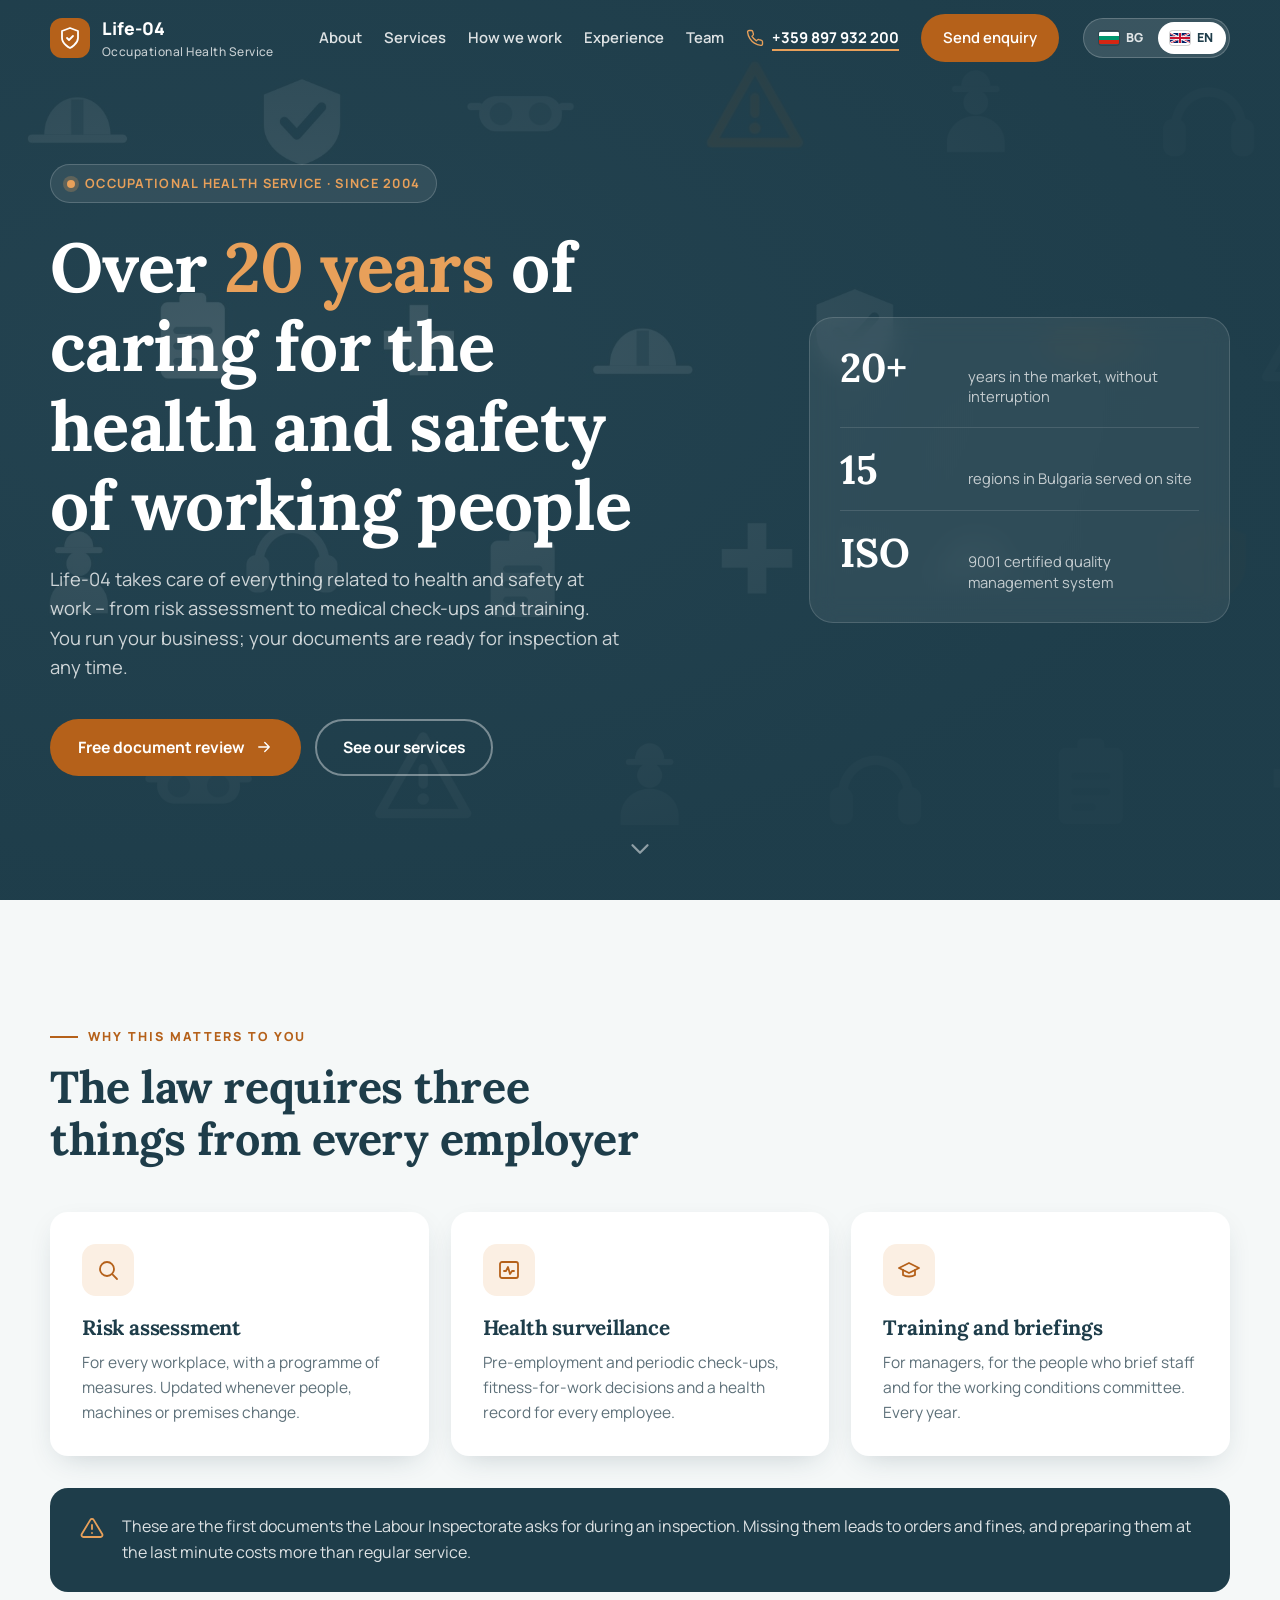
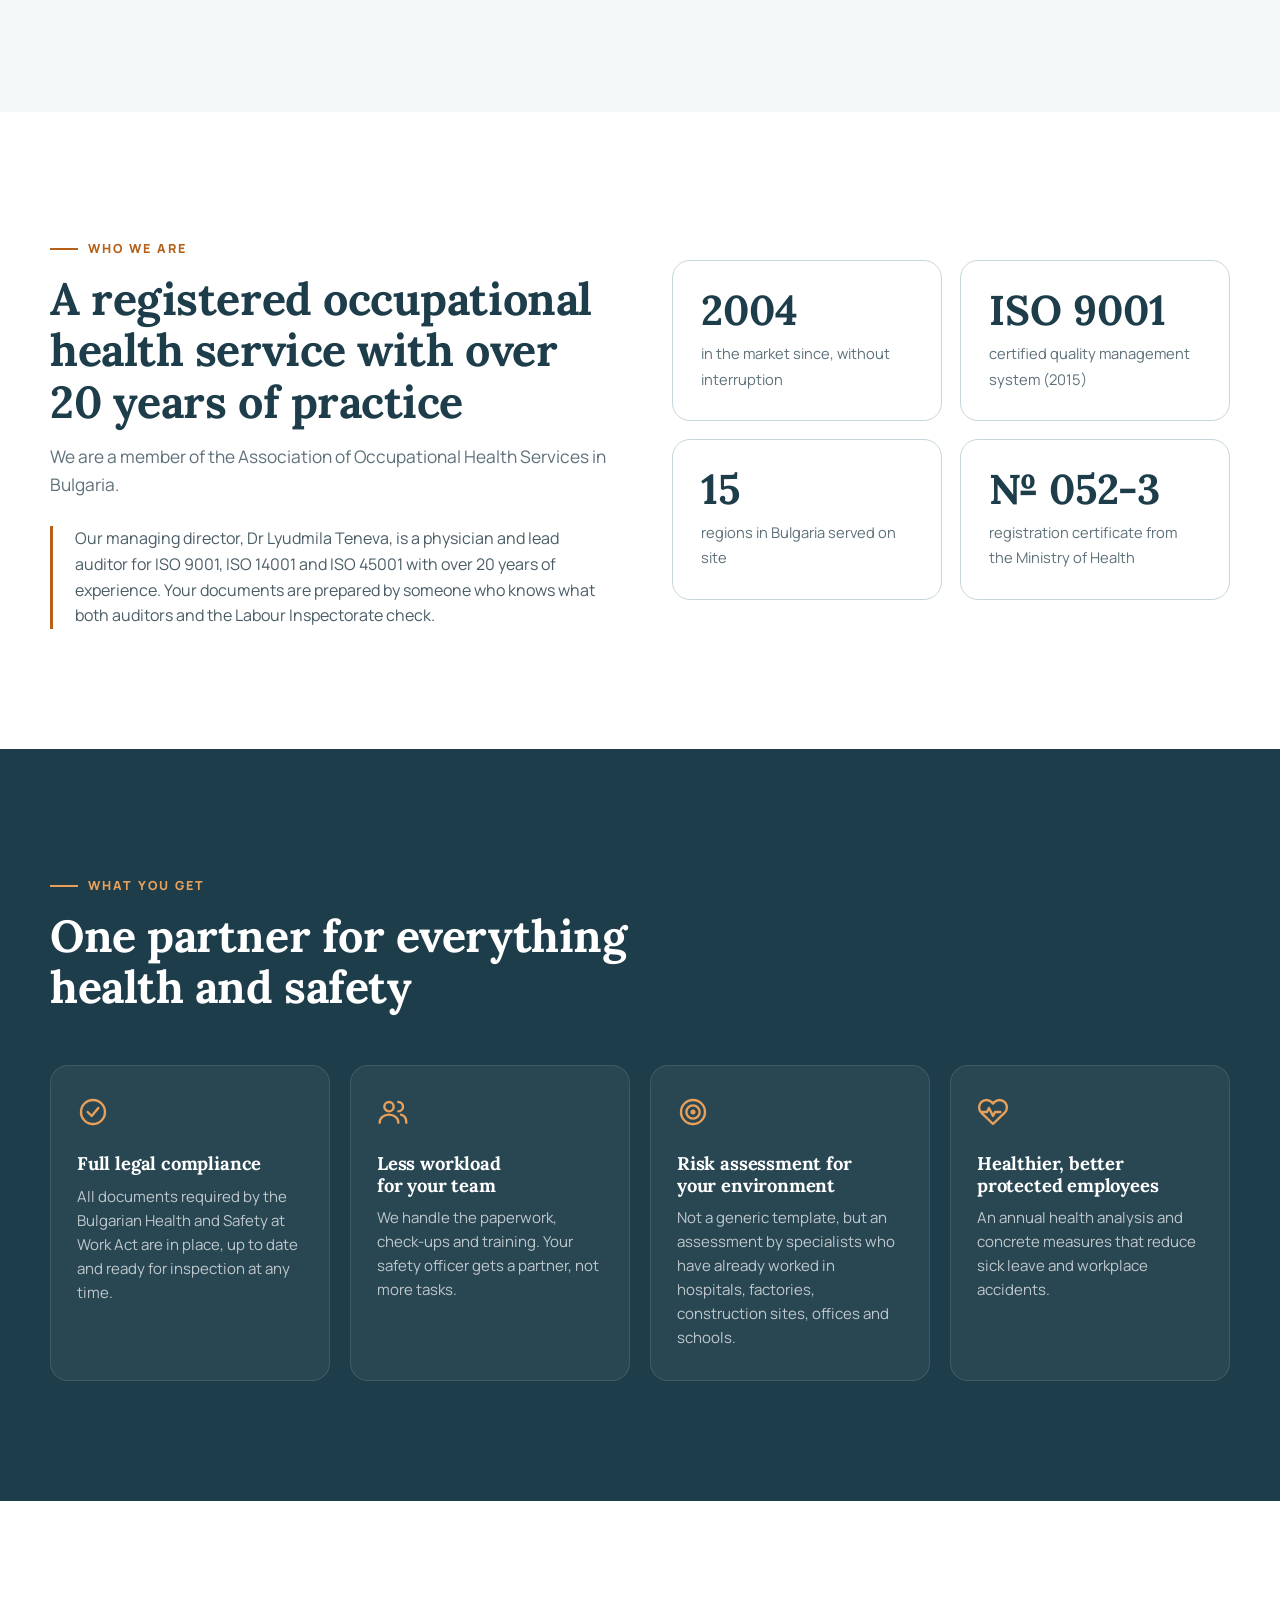
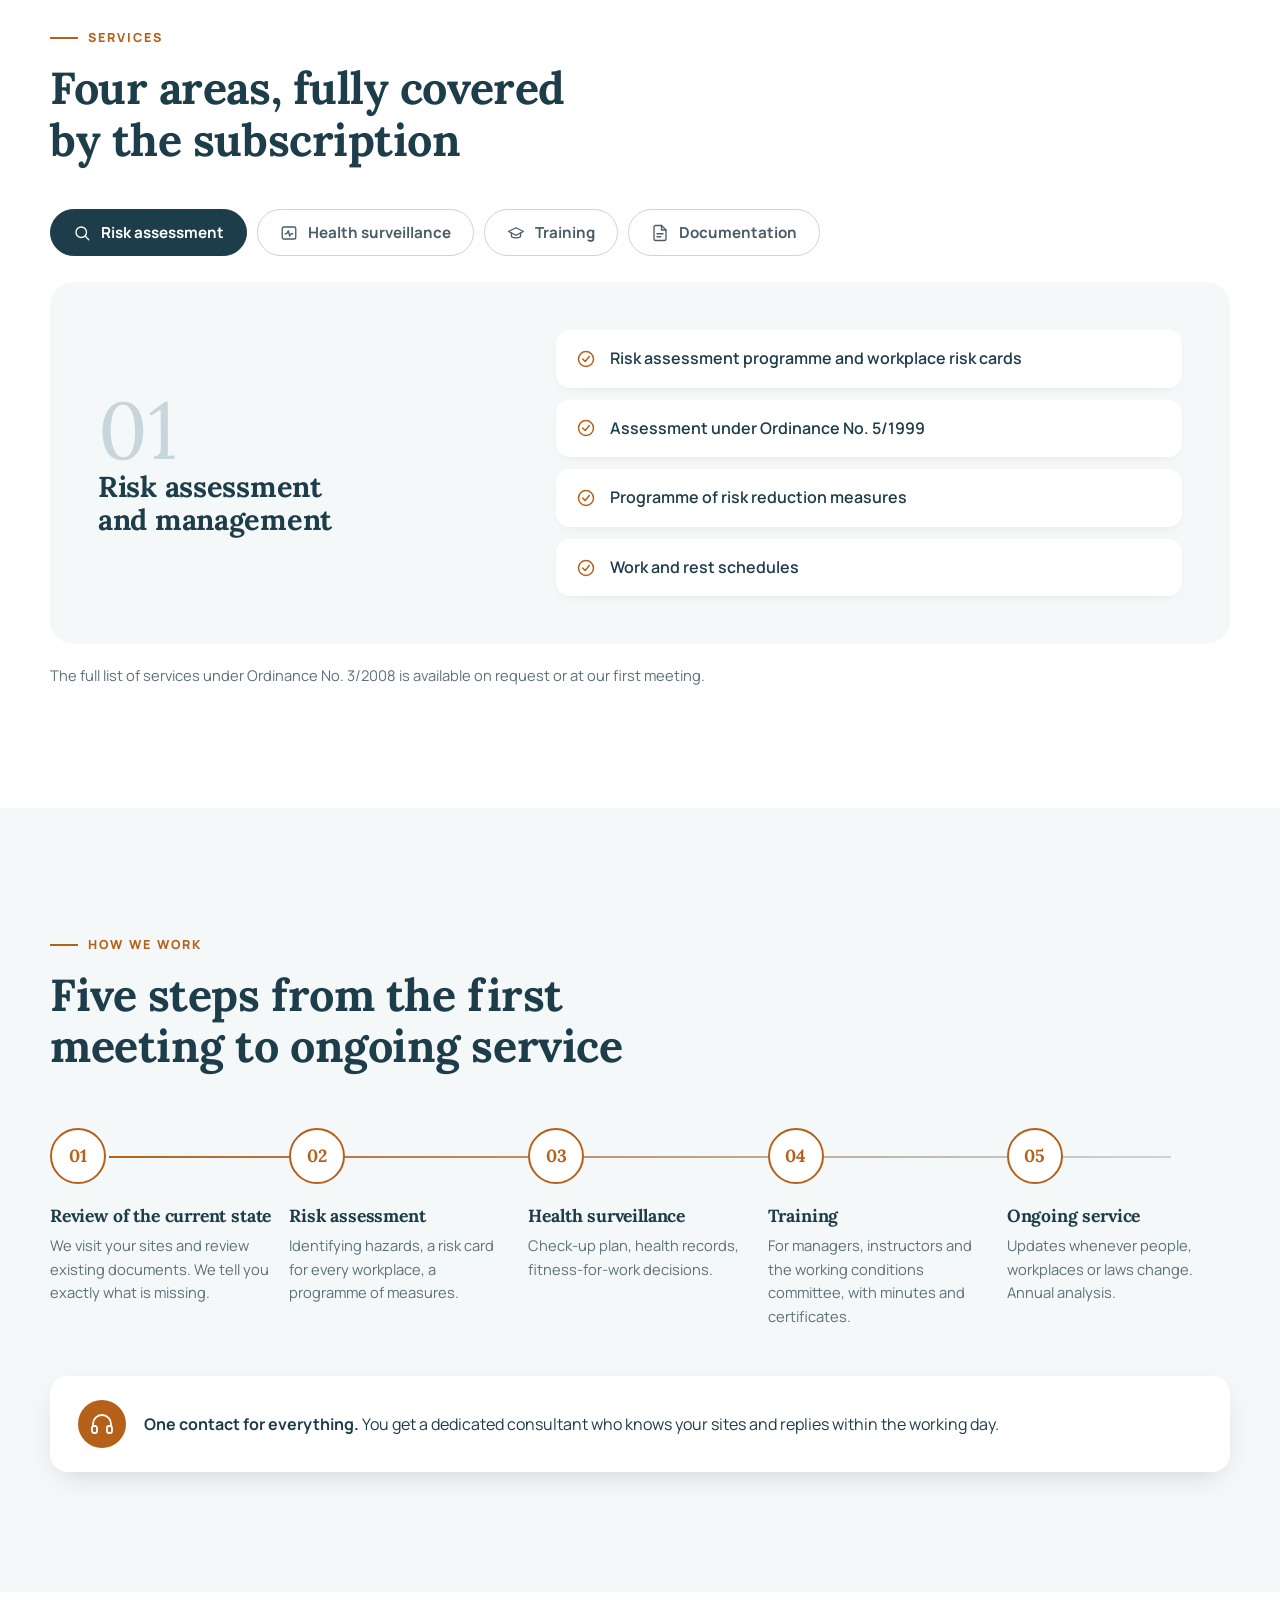
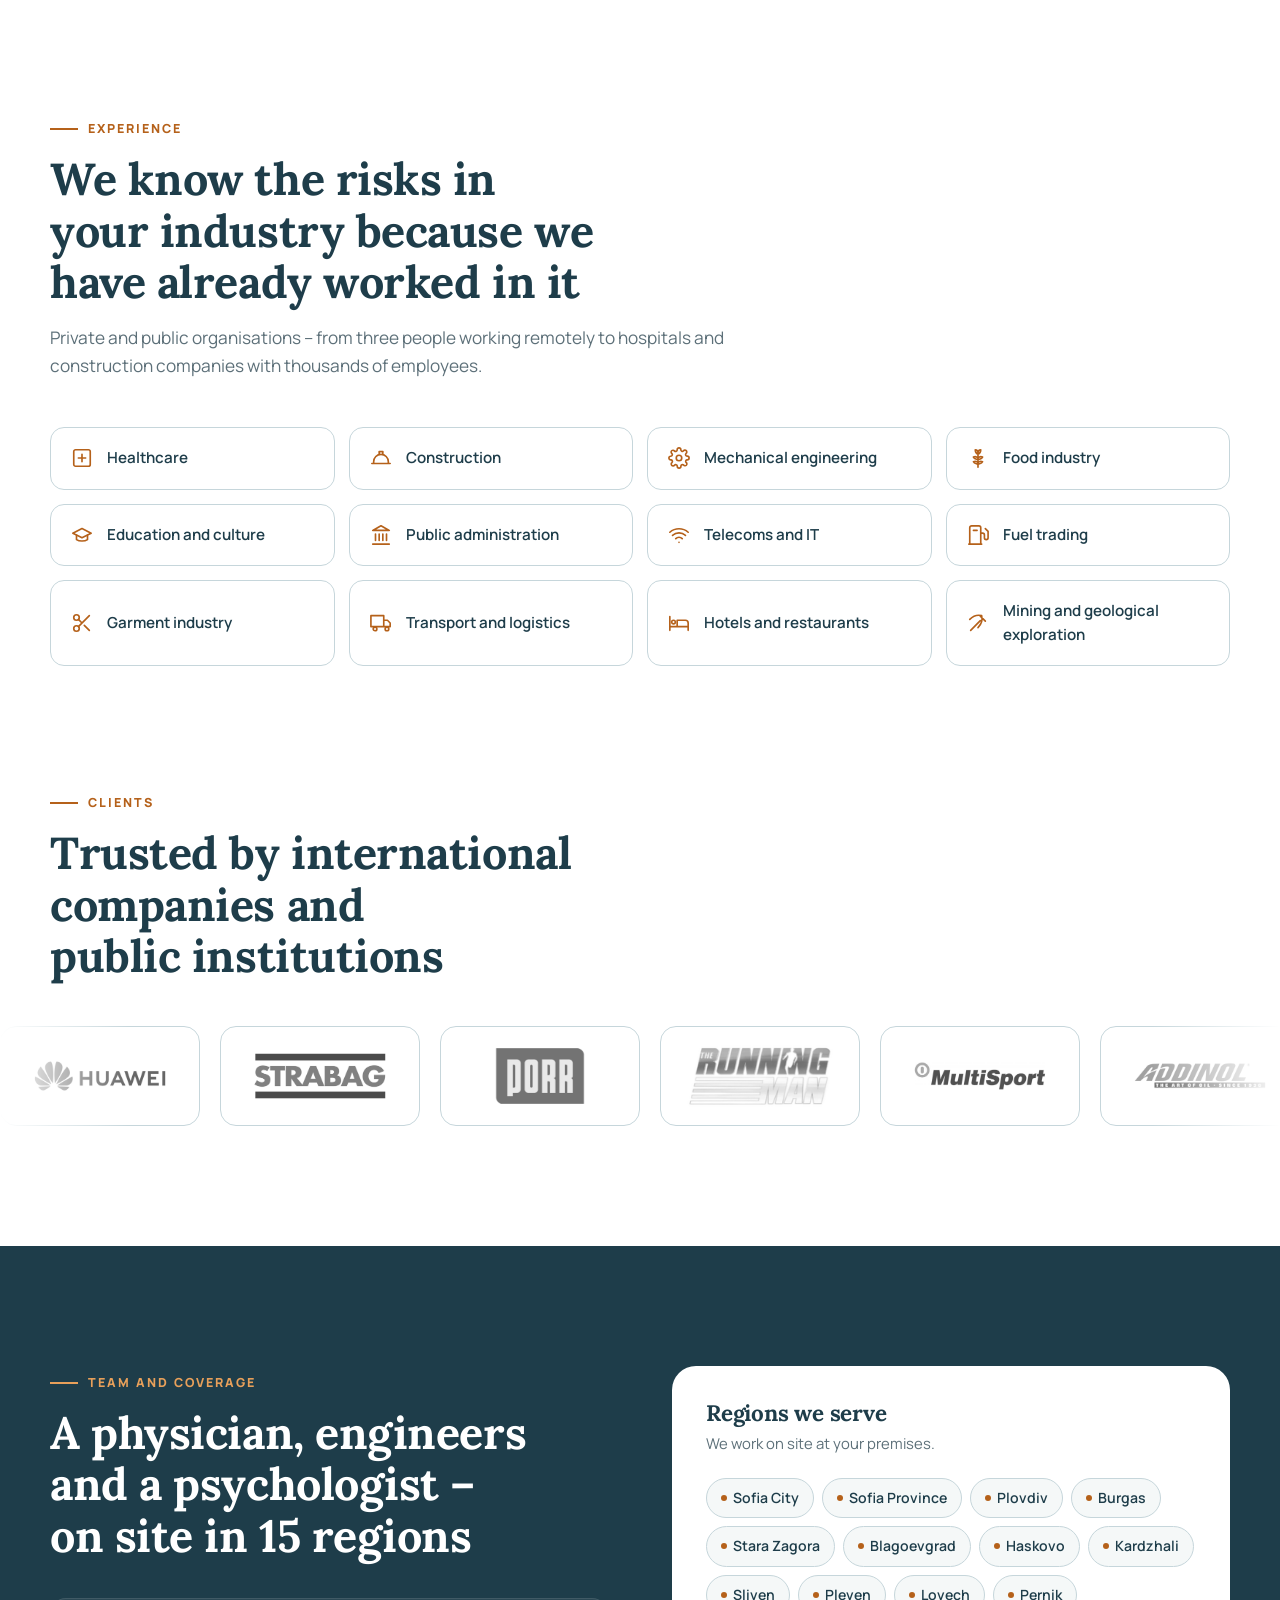
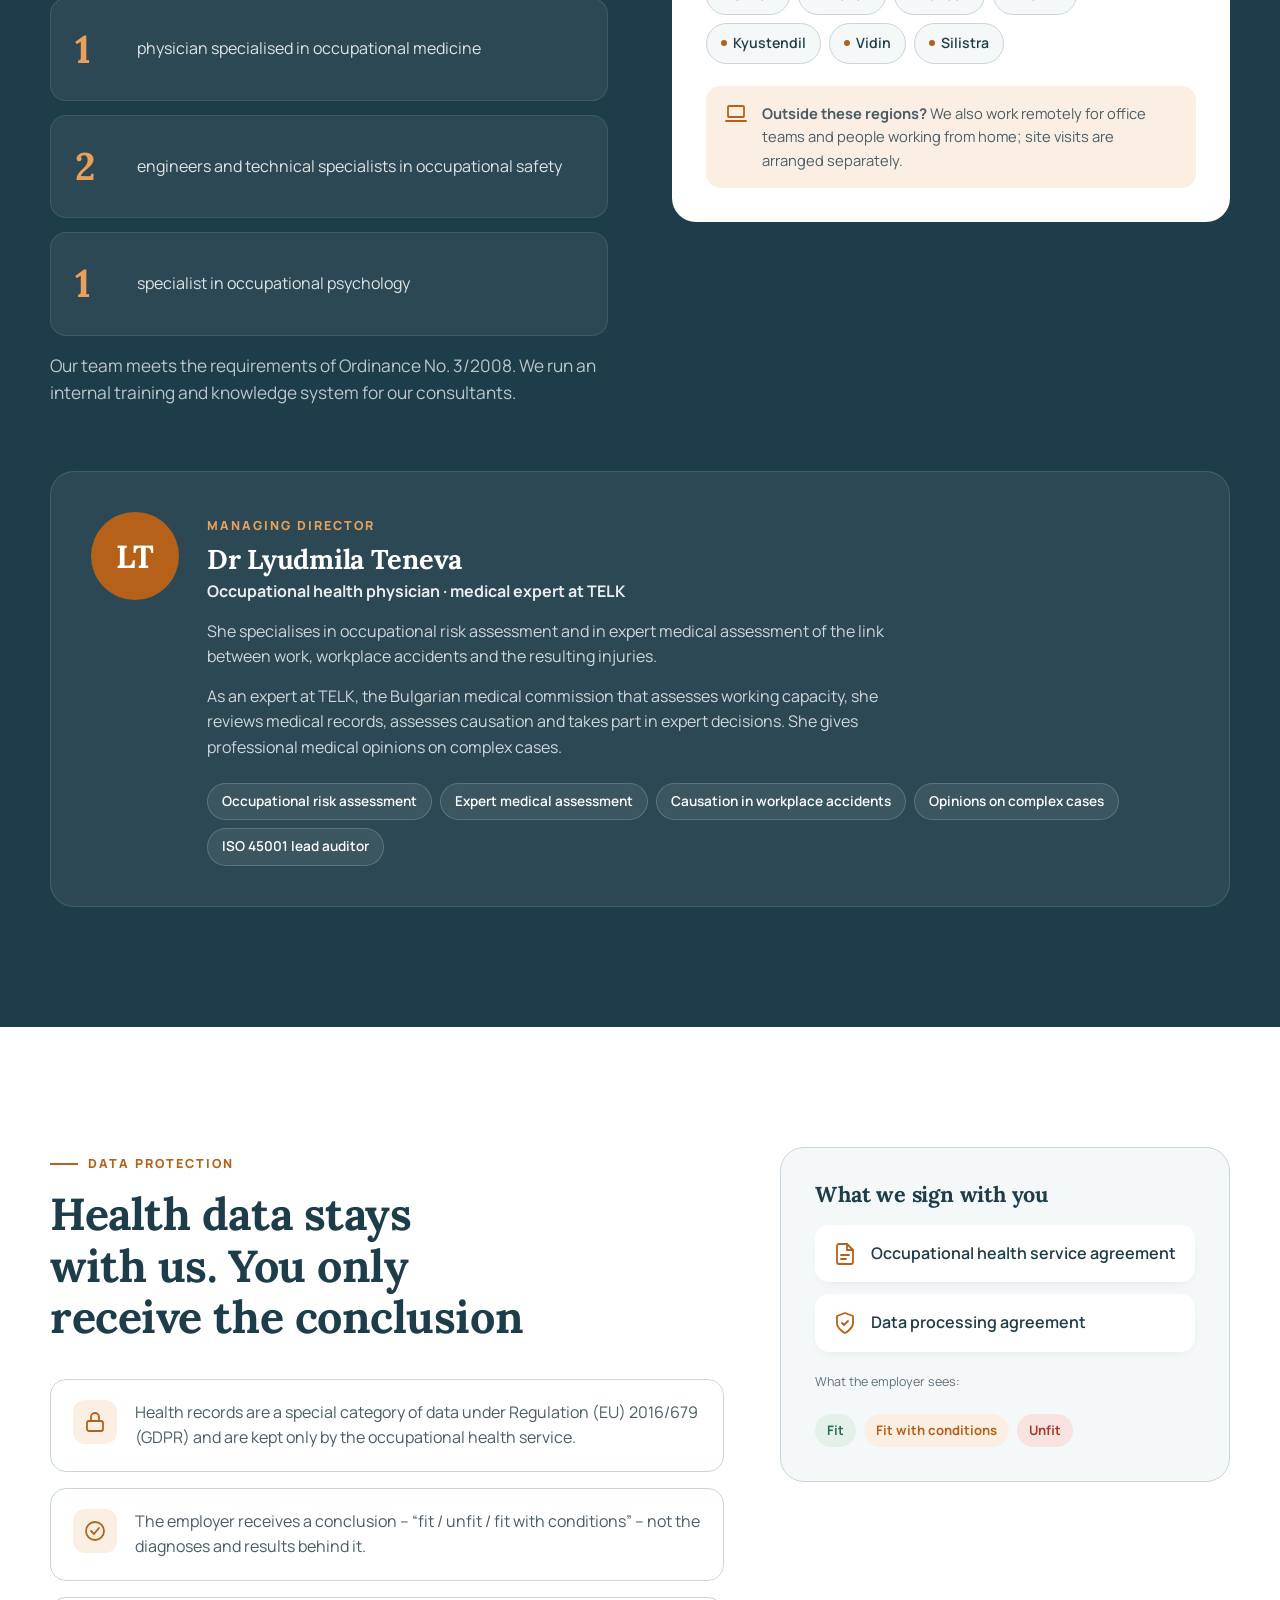
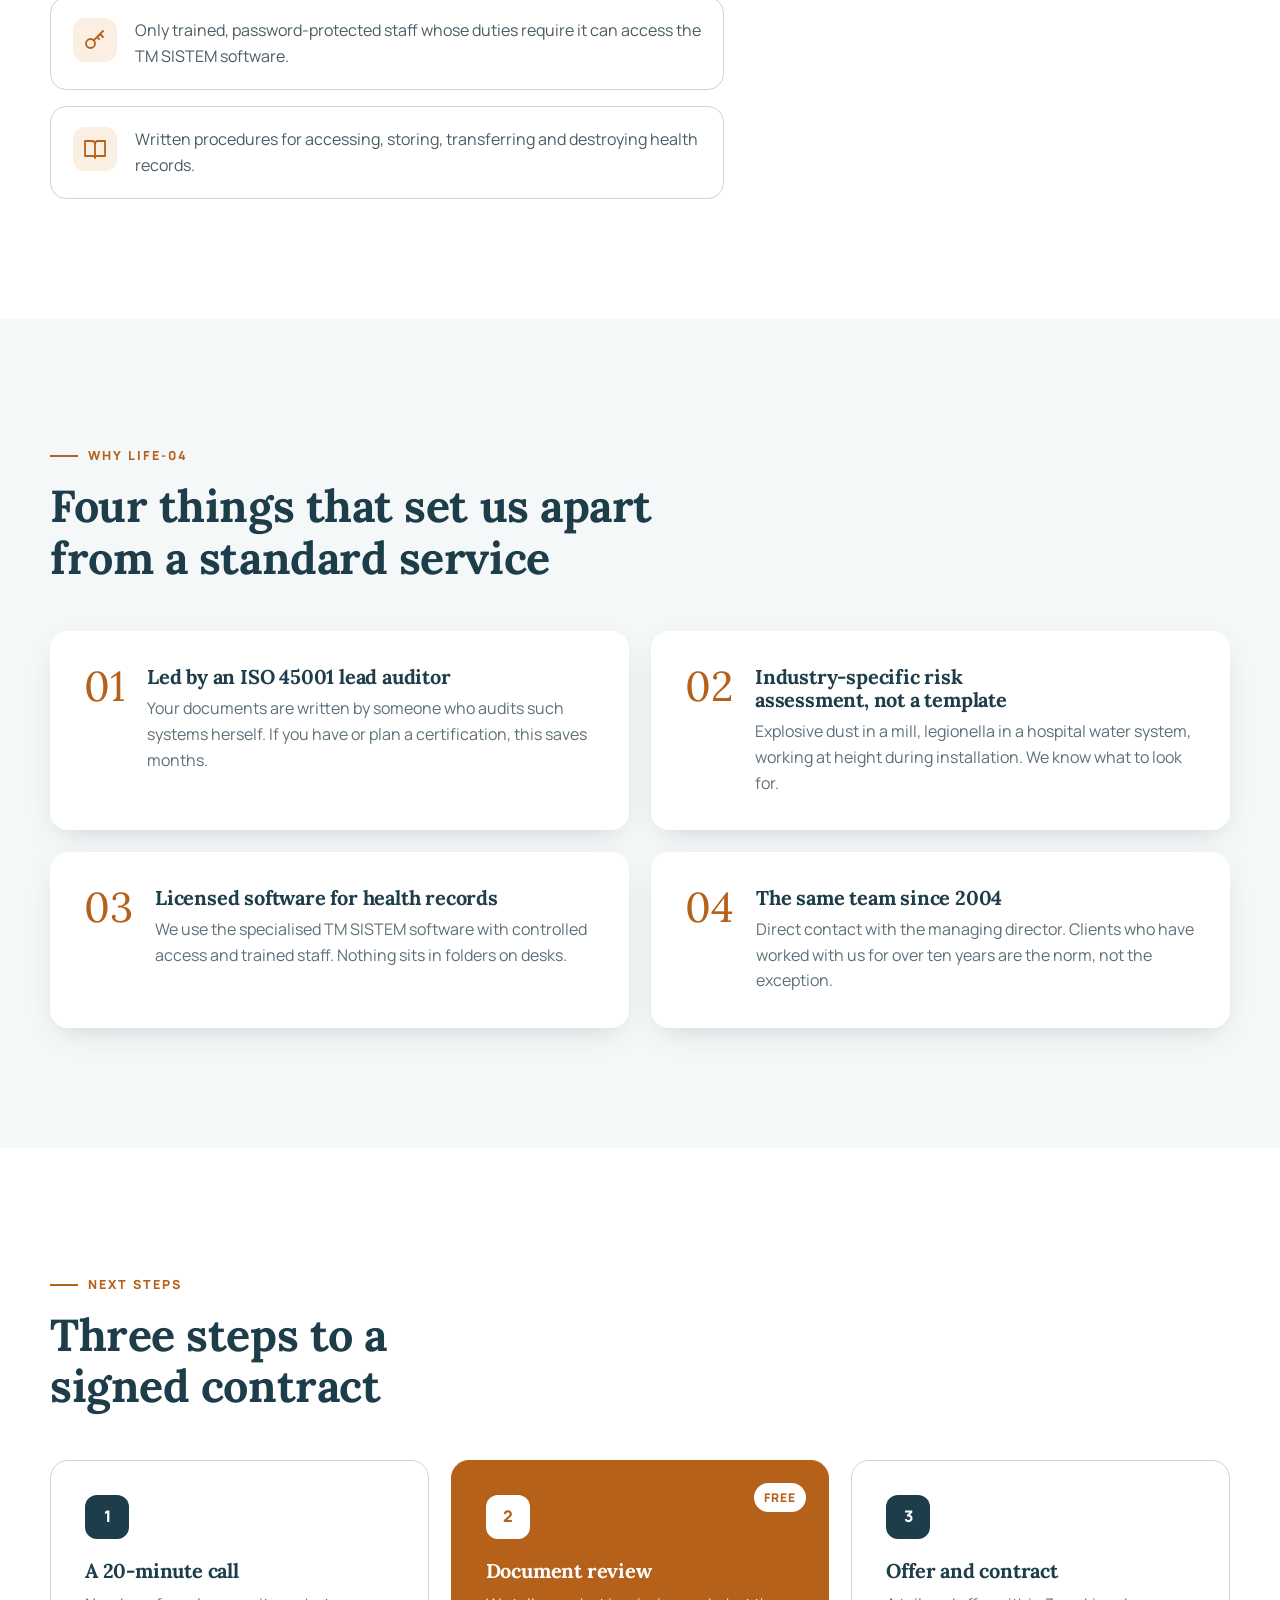
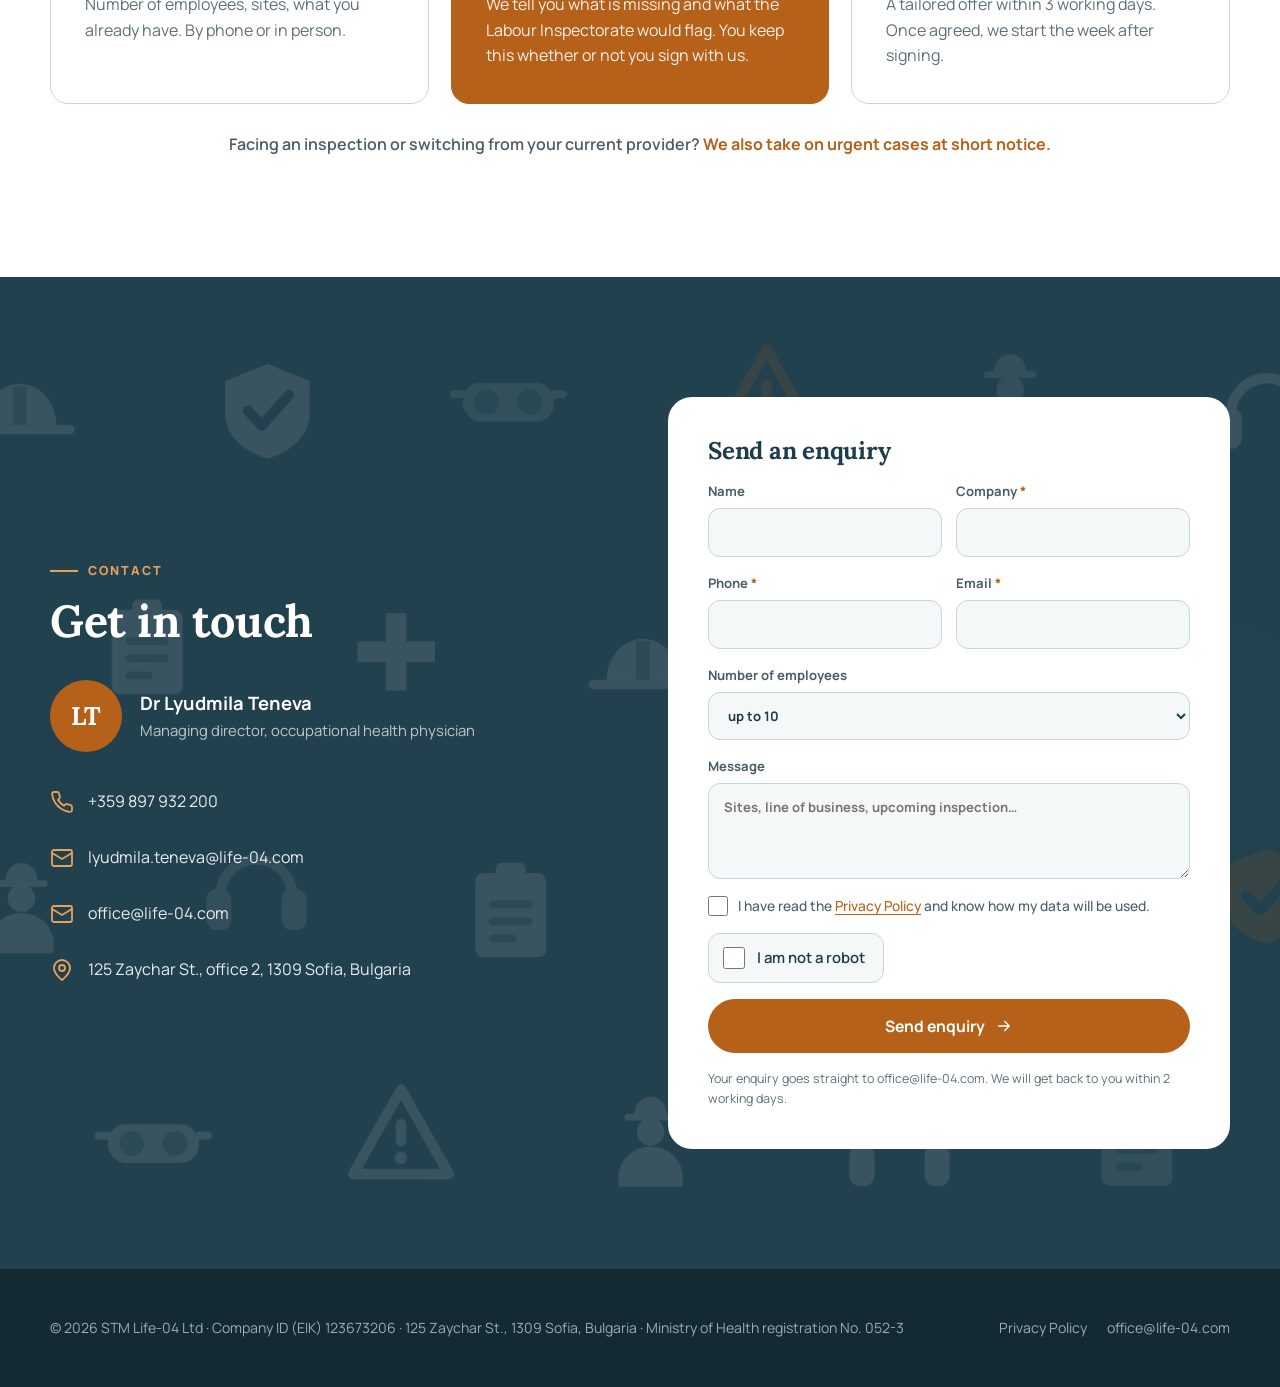
<file: website/en.html>
<!doctype html>
<html lang="en">
<head>
<meta charset="utf-8">
<meta name="viewport" content="width=device-width, initial-scale=1">
<title>Life-04 | Occupational Health Service</title>
<meta name="description" content="Life-04 – a registered occupational health service in Bulgaria since 2004. Risk assessment, health surveillance, training and health & safety documentation in 15 regions.">
<link rel="canonical" href="https://www.life-04.com/en.html">
<link rel="alternate" hreflang="bg" href="https://www.life-04.com/">
<link rel="alternate" hreflang="en" href="https://www.life-04.com/en.html">
<link rel="alternate" hreflang="x-default" href="https://www.life-04.com/">
<link rel="preload" href="assets/fonts/manrope-cyrillic-wght-normal.woff2" as="font" type="font/woff2" crossorigin>
<link rel="stylesheet" href="assets/fonts.css">
<style>
:root{
  --ink:#1E3D4A; --ink-2:#2B5363; --slate:#4A5D66; --muted:#5D7079;
  --line:#C6D6DB; --mist:#F5F8F8; --white:#fff;
  --accent:#B5611A; --accent-2:#E8A05A; --accent-soft:#FBEFE3;
  --radius:18px; --shadow:0 10px 30px -12px rgba(30,61,74,.25);
  --serif:"Lora",Georgia,serif; --sans:"Manrope",system-ui,-apple-system,Segoe UI,Arial,sans-serif;
}
*{box-sizing:border-box;margin:0;padding:0}
html{scroll-behavior:smooth;scroll-padding-top:80px}
body{font-family:var(--sans);color:var(--ink);background:var(--white);line-height:1.6;-webkit-font-smoothing:antialiased;overflow-x:hidden}
img{max-width:100%;display:block}
a{color:inherit;text-decoration:none}
.wrap{width:min(1180px,100% - 32px);margin-inline:auto}
h1,h2,h3{font-family:var(--serif);line-height:1.15;letter-spacing:-.01em;text-wrap:balance;hyphens:auto}
h1,h2,h3,p,li,span,label,strong,b{overflow-wrap:break-word}
/* flex rows with bare text (icon + label): let one very long word break */
.doc,.ind,.tab,.panel li,.one-contact p,.remote p{overflow-wrap:anywhere;hyphens:auto}
/* grid and flex children may shrink below their longest word */
.wrap>*,.cards-3>*,.grid-4>*,.why-grid>*,.industries>*,.next .grid>*,.stats>*,.steps>*,.panel>*,.why-card>*,.pitem>*,.person>*,.hero-stat>*,.hero-card>*{min-width:0}
h2{font-size:clamp(1.9rem,3.6vw,2.8rem);max-width:22ch}
.eyebrow{font-size:.78rem;font-weight:800;letter-spacing:.16em;text-transform:uppercase;color:var(--accent);margin-bottom:14px;display:inline-flex;align-items:center;gap:10px}
.eyebrow::before{content:"";width:28px;height:2px;background:currentColor}
section{padding:clamp(72px,10vw,120px) 0}
.lead{color:var(--muted);font-size:1.08rem;max-width:62ch;margin-top:16px}
svg.i{width:24px;height:24px;stroke:currentColor;fill:none;stroke-width:1.8;stroke-linecap:round;stroke-linejoin:round;flex:none}

/* buttons */
.btn{display:inline-flex;align-items:center;gap:10px;padding:14px 26px;border-radius:999px;font-weight:700;font-size:.98rem;transition:.25s;border:2px solid transparent;cursor:pointer;font-family:inherit}
.btn-primary{background:var(--accent);color:#fff}
.btn-primary:hover{background:#9c5214;transform:translateY(-2px);box-shadow:0 12px 24px -10px rgba(181,97,26,.6)}
.btn-ghost{border-color:rgba(255,255,255,.4);color:#fff}
.btn-ghost:hover{background:rgba(255,255,255,.1);border-color:#fff}

/* nav */
header{position:fixed;inset:0 0 auto;z-index:50;transition:.3s}
header.scrolled{background:rgba(255,255,255,.85);backdrop-filter:blur(14px);-webkit-backdrop-filter:blur(14px);box-shadow:0 1px 0 var(--line)}
.nav{display:flex;align-items:center;justify-content:space-between;height:76px}
.logo{display:flex;align-items:center;gap:12px;min-width:0;font-weight:800;font-size:1.1rem;color:#fff;transition:.3s}
.logo-mark{width:40px;height:40px;border-radius:12px;background:var(--accent);display:grid;place-items:center;color:#fff}
.logo small{display:block;font-weight:500;font-size:.75rem;opacity:.75;letter-spacing:.04em}
header.scrolled .logo{color:var(--ink)}
.menu{display:flex;gap:22px;align-items:center}
.menu > *{white-space:nowrap;flex:none}
.menu a{color:rgba(255,255,255,.85);font-weight:600;font-size:.93rem;transition:.2s}
.menu a:hover{color:#fff}
header.scrolled .menu a{color:var(--slate)}
header.scrolled .menu a:hover{color:var(--accent)}
.menu .btn{padding:10px 20px;color:#fff!important}
.nav-phone{display:inline-flex;align-items:center;gap:8px;color:#fff;font-weight:700;font-size:.93rem;white-space:nowrap;transition:.2s;text-decoration:underline;text-decoration-color:var(--accent-2);text-decoration-thickness:2px;text-underline-offset:6px}
.nav-phone svg{width:18px;height:18px;color:var(--accent-2)}
header.scrolled .nav-phone{color:var(--ink)}
header.scrolled .nav-phone svg{color:var(--accent)}
.nav-end{display:flex;align-items:center;gap:24px}
.lang{display:flex;gap:2px;padding:3px;border-radius:999px;background:rgba(255,255,255,.12);border:1px solid rgba(255,255,255,.2)}
.lang a{display:inline-flex;align-items:center;gap:7px;padding:6px 12px;border-radius:999px;font-size:.78rem;font-weight:800;letter-spacing:.04em;color:rgba(255,255,255,.85);transition:.2s}
.lang a:hover{color:#fff}
.flag{width:20px;height:14px;border-radius:3px;flex:none;box-shadow:0 0 0 1px rgba(0,0,0,.18)}
.lang a[aria-current]{background:#fff;color:var(--ink)}
header.scrolled .lang{background:var(--mist);border-color:var(--line)}
header.scrolled .lang a{color:var(--slate)}
header.scrolled .lang a:hover{color:var(--accent)}
header.scrolled .lang a[aria-current]{background:var(--ink);color:#fff}
.burger{display:none;background:none;border:0;color:#fff;cursor:pointer;padding:8px;margin-right:-8px;line-height:0}
header.scrolled .burger{color:var(--ink)}

/* hero */
.hero{position:relative;min-height:100vh;display:flex;align-items:center;color:#fff;background:var(--ink);overflow:hidden;padding:120px 0 80px}
.hero::before{content:"";position:absolute;inset:0;background:url(assets/hero-pattern.jpg) center/cover;opacity:.35;animation:drift 40s linear infinite alternate}
.hero::after{content:"";position:absolute;inset:0;background:radial-gradient(ellipse at 20% 40%,rgba(30,61,74,.55),rgba(30,61,74,.95) 70%)}
@keyframes drift{to{transform:scale(1.12) translate(-2%,1%)}}
.hero .wrap{position:relative;z-index:2;display:grid;grid-template-columns:1.25fr .75fr;gap:56px;align-items:center}
.badge{display:inline-flex;align-items:center;max-width:100%;gap:10px;padding:8px 16px;border-radius:999px;background:rgba(255,255,255,.08);border:1px solid rgba(255,255,255,.18);font-size:.8rem;font-weight:700;letter-spacing:.1em;text-transform:uppercase;color:var(--accent-2)}
.badge .dot{width:8px;height:8px;border-radius:50%;background:var(--accent-2);box-shadow:0 0 0 4px rgba(232,160,90,.25)}
.hero h1{font-size:clamp(2.4rem,5.4vw,4.4rem);margin:24px 0 20px}
.hero h1 em{font-style:normal;color:var(--accent-2)}
.hero p{font-size:1.15rem;color:rgba(255,255,255,.78);max-width:52ch}
.hero-cta{display:flex;flex-wrap:wrap;gap:14px;margin-top:36px}
.hero-card{background:rgba(255,255,255,.07);border:1px solid rgba(255,255,255,.15);backdrop-filter:blur(12px);-webkit-backdrop-filter:blur(12px);border-radius:24px;padding:30px;display:grid;gap:22px}
.hero-stat{display:flex;gap:18px;align-items:baseline;padding-bottom:20px;border-bottom:1px solid rgba(255,255,255,.12)}
.hero-stat:last-child{border:0;padding:0}
.hero-stat b{font-family:var(--serif);font-size:2.5rem;color:#fff;min-width:110px;line-height:1}
.hero-stat span{color:rgba(255,255,255,.72);font-size:.92rem;line-height:1.4}
.scroll-hint{position:absolute;bottom:20px;padding:8px;left:50%;transform:translateX(-50%);z-index:2;color:rgba(255,255,255,.5);animation:bob 2s ease-in-out infinite}
@keyframes bob{50%{transform:translate(-50%,8px)}}

/* law */
.law{background:var(--mist)}
.cards-3{display:grid;grid-template-columns:repeat(3,1fr);gap:22px;margin-top:48px}
.card{background:#fff;border-radius:var(--radius);padding:32px;box-shadow:var(--shadow);transition:.3s;position:relative;overflow:hidden}
.card:hover{transform:translateY(-6px)}
.card .ico{width:52px;height:52px;border-radius:14px;background:var(--accent-soft);color:var(--accent);display:grid;place-items:center;margin-bottom:20px}
.card h3{font-size:1.3rem;margin-bottom:10px}
.card p{color:var(--muted);font-size:.97rem}
.alert{margin-top:32px;display:flex;gap:18px;align-items:flex-start;background:var(--ink);color:#fff;border-radius:var(--radius);padding:26px 30px}
.alert svg{color:var(--accent-2);margin-top:2px}
.alert p{color:rgba(255,255,255,.85)}

/* about */
.about .wrap{display:grid;grid-template-columns:1fr 1fr;gap:64px;align-items:center}
.stats{display:grid;grid-template-columns:1fr 1fr;gap:18px}
.stat{border:1px solid var(--line);border-radius:var(--radius);padding:28px;transition:.3s}
.stat:hover{border-color:var(--accent);background:var(--accent-soft)}
.stat b{font-family:var(--serif);font-size:2.6rem;display:block;line-height:1;margin-bottom:10px}
.stat span{color:var(--muted);font-size:.92rem}
.quote{margin-top:28px;padding-left:22px;border-left:3px solid var(--accent);color:var(--slate)}

/* benefits */
.benefits{background:var(--ink);color:#fff}
.benefits h2{color:#fff}
.benefits .lead{color:rgba(255,255,255,.7)}
.grid-4{display:grid;grid-template-columns:repeat(4,1fr);gap:20px;margin-top:52px}
.benefit{padding:30px 26px;border-radius:var(--radius);background:rgba(255,255,255,.05);border:1px solid rgba(255,255,255,.1);transition:.3s}
.benefit:hover{background:rgba(255,255,255,.09);border-color:var(--accent-2)}
.benefit .ico{color:var(--accent-2);margin-bottom:18px}
.benefit h3{font-size:1.15rem;margin-bottom:10px;color:#fff}
.benefit p{color:rgba(255,255,255,.7);font-size:.94rem}

/* services */
.tabs{display:flex;flex-wrap:wrap;gap:10px;margin-top:44px}
.tab{padding:12px 22px;border-radius:999px;border:1px solid var(--line);background:#fff;font-weight:700;color:var(--slate);cursor:pointer;font-family:inherit;font-size:.95rem;transition:.2s;display:inline-flex;gap:10px;align-items:center}
.tab svg{width:18px;height:18px}
.tab:hover{border-color:var(--accent);color:var(--accent)}
.tab[aria-selected=true]{background:var(--ink);border-color:var(--ink);color:#fff}
.panel{margin-top:26px;background:var(--mist);border-radius:24px;padding:clamp(28px,4vw,48px);display:grid;grid-template-columns:.8fr 1.2fr;gap:40px;align-items:center}
.panel[hidden]{display:none}
.panel h3{font-size:1.8rem}
.panel .num{font-family:var(--serif);font-size:5rem;color:var(--line);line-height:1}
.panel ul{list-style:none;display:grid;gap:12px}
.panel li{background:#fff;border-radius:14px;padding:16px 20px;display:flex;gap:14px;align-items:center;font-weight:600;box-shadow:0 4px 14px -10px rgba(30,61,74,.3);animation:fadeUp .4s both}
.panel li:nth-child(2){animation-delay:.05s}.panel li:nth-child(3){animation-delay:.1s}.panel li:nth-child(4){animation-delay:.15s}
.panel li svg{color:var(--accent);width:20px;height:20px}
@keyframes fadeUp{from{opacity:0;transform:translateY(10px)}}
.note{margin-top:20px;color:var(--muted);font-size:.92rem}

/* process */
.process{background:var(--mist)}
.steps{display:grid;grid-template-columns:repeat(5,1fr);gap:16px;margin-top:56px;position:relative}
.steps::before{content:"";position:absolute;top:28px;left:5%;right:5%;height:2px;background:linear-gradient(90deg,var(--accent),var(--line))}
.step{position:relative}
.step .n{width:56px;height:56px;border-radius:50%;background:#fff;border:2px solid var(--accent);display:grid;place-items:center;font-family:var(--serif);font-weight:700;color:var(--accent);font-size:1.1rem;margin-bottom:22px;position:relative;z-index:1;transition:.3s}
.step:hover .n{background:var(--accent);color:#fff}
.step h3{font-size:1.1rem;margin-bottom:8px}
.step p{color:var(--muted);font-size:.92rem}
.one-contact{margin-top:48px;display:flex;align-items:center;gap:18px;background:#fff;border-radius:var(--radius);padding:24px 28px;box-shadow:var(--shadow)}
.one-contact .ico{width:48px;height:48px;border-radius:50%;background:var(--accent);color:#fff;display:grid;place-items:center;flex:none}

/* industries */
.industries{display:grid;grid-template-columns:repeat(4,1fr);gap:14px;margin-top:48px}
.ind{display:flex;gap:14px;align-items:center;padding:18px 20px;border-radius:14px;border:1px solid var(--line);font-weight:600;font-size:.95rem;transition:.25s}
.ind svg{color:var(--accent);width:22px;height:22px}
.ind:hover{background:var(--ink);color:#fff;border-color:var(--ink)}
.ind:hover svg{color:var(--accent-2)}

/* clients marquee */
.clients{padding-top:0}
.marquee{margin-top:44px;overflow:hidden;mask-image:linear-gradient(90deg,transparent,#000 10%,#000 90%,transparent);-webkit-mask-image:linear-gradient(90deg,transparent,#000 10%,#000 90%,transparent)}
.track{display:flex;gap:20px;width:max-content;animation:scroll 40s linear infinite}
.marquee:hover .track{animation-play-state:paused}
.logo-tile{width:200px;height:100px;background:#fff;border:1px solid var(--line);border-radius:16px;display:grid;place-items:center;padding:18px 26px;flex:none}
.logo-tile img{max-height:62px;width:auto;object-fit:contain;filter:grayscale(1);opacity:.7;transition:.3s}
.logo-tile:hover img{filter:none;opacity:1}
@keyframes scroll{to{transform:translateX(calc(-50% - 10px))}}

/* team */
.team{background:var(--ink);color:#fff;position:relative;overflow:hidden}
.team h2{color:#fff}
.team .lead{color:rgba(255,255,255,.7)}
.team .wrap{display:grid;grid-template-columns:1fr 1fr;gap:64px;align-items:start}
.people{display:grid;gap:14px;margin-top:36px}
.person{display:flex;gap:22px;align-items:center;padding:20px 24px;border-radius:16px;background:rgba(255,255,255,.06);border:1px solid rgba(255,255,255,.1)}
.person b{font-family:var(--serif);font-size:2.4rem;color:var(--accent-2);min-width:40px}
.person span{color:rgba(255,255,255,.85)}
.regions-box{background:#fff;color:var(--ink);border-radius:24px;padding:34px}
.regions-box h3{font-size:1.4rem;margin-bottom:6px}
.regions-box>p{color:var(--muted);font-size:.93rem}
.regions{display:flex;flex-wrap:wrap;gap:8px;margin:22px 0}
.regions span{padding:8px 14px;border-radius:999px;background:var(--mist);border:1px solid var(--line);font-size:.88rem;font-weight:600;display:inline-flex;gap:6px;align-items:center}
.regions span::before{content:"";width:6px;height:6px;border-radius:50%;background:var(--accent)}
.remote{display:flex;gap:14px;background:var(--accent-soft);border-radius:14px;padding:16px 18px;font-size:.92rem;color:var(--slate)}
.remote svg{color:var(--accent)}
.profile{grid-column:1/-1;display:grid;grid-template-columns:auto 1fr;gap:28px;align-items:start;background:rgba(255,255,255,.06);border:1px solid rgba(255,255,255,.12);border-radius:24px;padding:clamp(24px,4vw,40px)}
.profile-avatar{width:88px;height:88px;border-radius:50%;background:var(--accent);display:grid;place-items:center;font-family:var(--serif);font-size:2rem;font-weight:700;color:#fff}
.profile-label{font-size:.78rem;font-weight:800;letter-spacing:.16em;text-transform:uppercase;color:var(--accent-2)}
.profile h3{font-size:1.7rem;color:#fff;margin-top:6px}
.profile-role{color:rgba(255,255,255,.9);font-weight:700;margin-top:4px}
.profile p:not(.profile-role){color:rgba(255,255,255,.78);margin-top:14px;max-width:72ch}
.profile-tags{display:flex;flex-wrap:wrap;gap:8px;margin-top:22px}
.profile-tags span{padding:7px 14px;border-radius:999px;background:rgba(255,255,255,.08);border:1px solid rgba(255,255,255,.18);font-size:.85rem;font-weight:600;color:#fff}

/* privacy */
.privacy .wrap{display:grid;grid-template-columns:1.2fr .8fr;gap:56px;align-items:start}
.plist{display:grid;gap:16px;margin-top:36px}
.pitem{display:flex;gap:18px;align-items:flex-start;padding:20px 22px;border-radius:16px;border:1px solid var(--line)}
.pitem .ico{color:var(--accent);background:var(--accent-soft);border-radius:12px;width:44px;height:44px;display:grid;place-items:center;flex:none}
.pitem p{color:var(--slate)}
.sign{position:sticky;top:100px;background:var(--mist);border-radius:24px;padding:34px;border:1px solid var(--line)}
.sign h3{font-size:1.35rem;margin-bottom:18px}
.doc{display:flex;gap:14px;align-items:center;background:#fff;padding:16px 18px;border-radius:14px;margin-bottom:12px;font-weight:600;box-shadow:0 4px 14px -10px rgba(30,61,74,.3)}
.doc svg{color:var(--accent)}
.verdict{display:flex;gap:8px;flex-wrap:wrap;margin-top:22px}
.verdict span{font-size:.82rem;font-weight:700;padding:6px 12px;border-radius:999px}
.v-ok{background:#E3F1EA;color:#25704A}.v-no{background:#F8E3E0;color:#A33A2C}.v-cond{background:var(--accent-soft);color:var(--accent)}

/* why */
.why{background:var(--mist)}
.why-grid{display:grid;grid-template-columns:1fr 1fr;gap:22px;margin-top:48px}
.why-card{background:#fff;border-radius:var(--radius);padding:34px;display:grid;grid-template-columns:auto 1fr;gap:22px;box-shadow:var(--shadow);transition:.3s}
.why-card:hover{transform:translateY(-4px)}
.why-card .n{font-family:var(--serif);font-size:2.6rem;color:var(--accent);line-height:1}
.why-card h3{font-size:1.25rem;margin-bottom:8px}
.why-card p{color:var(--muted)}

/* next steps */
.next .grid{display:grid;grid-template-columns:repeat(3,1fr);gap:22px;margin-top:48px}
.ns{border-radius:var(--radius);padding:34px;border:1px solid var(--line);position:relative;transition:.3s}
.ns:hover{border-color:var(--accent);box-shadow:var(--shadow)}
.ns .n{width:44px;height:44px;border-radius:12px;background:var(--ink);color:#fff;display:grid;place-items:center;font-weight:800;margin-bottom:20px}
.ns.hl{background:var(--accent);border-color:var(--accent);color:#fff}
.ns.hl .n{background:#fff;color:var(--accent)}
.ns.hl p{color:rgba(255,255,255,.9)}
.ns .tag{position:absolute;top:22px;right:22px;font-size:.75rem;font-weight:800;letter-spacing:.08em;text-transform:uppercase;background:#fff;color:var(--accent);padding:5px 10px;border-radius:999px}
.ns h3{font-size:1.25rem;margin-bottom:10px}
.ns p{color:var(--muted)}
.urgent{margin-top:28px;text-align:center;color:var(--slate);font-weight:600}
.urgent strong{color:var(--accent)}

/* contact */
.contact{background:var(--ink);color:#fff;position:relative;overflow:hidden}
.contact::before{content:"";position:absolute;inset:0;background:url(assets/hero-pattern.jpg) center/cover;opacity:.12}
.contact .wrap{position:relative;display:grid;grid-template-columns:1fr 1fr;gap:56px;align-items:center}
.contact h2{color:#fff}
.person-card{margin-top:34px;display:flex;gap:18px;align-items:center}
.avatar{width:72px;height:72px;border-radius:50%;background:var(--accent);display:grid;place-items:center;font-family:var(--serif);font-size:1.6rem;font-weight:700;flex:none}
.person-card b{font-size:1.15rem;display:block}
.person-card span{color:rgba(255,255,255,.7);font-size:.93rem}
.clinks{display:grid;gap:12px;margin-top:28px}
.clinks a,.clinks div{display:flex;gap:14px;align-items:center;min-height:44px;color:rgba(255,255,255,.9);transition:.2s;overflow-wrap:anywhere}
.clinks a:hover{color:var(--accent-2)}
.clinks svg{color:var(--accent-2)}
form{background:#fff;color:var(--ink);border-radius:24px;padding:clamp(24px,4vw,40px);display:grid;gap:16px}
form h3{font-size:1.5rem}
form .row{display:grid;grid-template-columns:1fr 1fr;gap:14px}
label{font-size:.82rem;font-weight:700;color:var(--slate);display:grid;gap:6px}
.req{color:var(--accent);font-weight:800}
input,select,textarea{font:inherit;padding:13px 15px;border:1px solid var(--line);border-radius:12px;background:var(--mist);color:var(--ink);width:100%;transition:.2s}
input:focus,select:focus,textarea:focus{outline:none;border-color:var(--accent);background:#fff;box-shadow:0 0 0 4px var(--accent-soft)}
textarea{min-height:96px;resize:vertical}
form .btn{justify-content:center}
.fine{font-size:.78rem;color:var(--muted)}
.consent{display:flex;gap:10px;align-items:flex-start;font-weight:500;font-size:.86rem;color:var(--slate);cursor:pointer}
.consent input{width:20px;height:20px;flex:none;margin-top:1px;accent-color:var(--accent);padding:0}
.consent a{color:var(--accent);text-decoration:underline;text-underline-offset:3px}
.robot{display:flex;align-items:center;gap:12px;width:fit-content;padding:12px 18px 12px 14px;border:1px solid var(--line);border-radius:12px;background:var(--mist);font-weight:600;font-size:.93rem;color:var(--ink);cursor:pointer;user-select:none}
.robot input{width:22px;height:22px;flex:none;margin:0;accent-color:var(--accent);padding:0;cursor:pointer}
.hp{position:absolute;left:-9999px;width:1px;height:1px;opacity:0}
.form-status{padding:14px 16px;border-radius:12px;font-weight:600;font-size:.93rem}
.form-status.ok{background:#E3F1EA;color:#25704A}
.form-status.err{background:#F8E3E0;color:#A33A2C}
form .btn:disabled{opacity:.7;cursor:wait;transform:none}

footer{background:#132A33;color:rgba(255,255,255,.6);padding:36px 0;font-size:.88rem}
footer .wrap{display:flex;justify-content:space-between;align-items:center;gap:16px;flex-wrap:wrap}
footer a{padding-block:12px}
footer a:hover{color:#fff}
.foot-links{display:flex;gap:20px;flex-wrap:wrap}

/* reveal */
.reveal{opacity:0;transform:translateY(24px);transition:opacity .7s ease,transform .7s ease}
.reveal.in{opacity:1;transform:none}
@media (max-width:420px){
  .logo small{display:none}
  .lang a{padding:6px 9px}
}
@media (max-width:380px){
  .lang a{padding:6px 7px;gap:5px}
  .nav-end{gap:6px}
  .logo{gap:8px;font-size:.95rem}
  .logo-mark{width:34px;height:34px;border-radius:10px}
}
@media (prefers-reduced-motion:reduce){*,*::before{animation:none!important;transition:none!important}.reveal{opacity:1;transform:none}}

/* responsive */
/* header: full menu needs ~1200px; below 1260 drop the logo subtitle, below 1100 use the menu button */
@media (max-width:1259px){
  .logo small{display:none}
}
@media (max-width:1099px){
  .lang a{min-height:40px;display:inline-flex;align-items:center}
  .menu{position:fixed;inset:76px 0 auto;background:#fff;flex-direction:column;align-items:stretch;padding:20px 16px 28px;gap:4px;box-shadow:0 20px 30px -20px rgba(0,0,0,.3);transform:translateY(-130%);transition:.35s;z-index:-1}
  .menu.open{transform:none}
  .menu a{color:var(--ink)!important;padding:12px 4px;border-bottom:1px solid var(--mist)}
  .menu .btn{justify-content:center;margin-top:12px;border:0}
  .nav-phone{color:var(--ink);padding:14px 4px 4px;font-size:1rem}
  .nav-phone svg{color:var(--accent)}
  .nav-end{gap:10px}
  .burger{display:block}
}
@media (max-width:1000px){
  .cards-3,.next .grid{grid-template-columns:1fr}
  .card{display:grid;grid-template-columns:auto 1fr;gap:0 20px;align-items:start}
  .card .ico{grid-row:span 2;margin:0}
  .tab{min-height:44px}
  .hero .wrap,.about .wrap,.team .wrap,.privacy .wrap,.contact .wrap{grid-template-columns:1fr}
  .grid-4,.industries{grid-template-columns:repeat(2,1fr)}
  .steps{grid-template-columns:1fr;gap:28px}
  .steps::before{top:0;bottom:0;left:27px;right:auto;width:2px;height:auto;background:linear-gradient(180deg,var(--accent),var(--line))}
  .step{display:grid;grid-template-columns:56px 1fr;gap:0 20px}
  .step .n{margin:0;grid-row:span 2}
  .panel{grid-template-columns:1fr}
  .sign{position:static}
}
@media (max-width:700px){
  .card{grid-template-columns:1fr}
  .profile{grid-template-columns:1fr;gap:18px}
  .profile-avatar{width:64px;height:64px;font-size:1.5rem}
  .panel h3{font-size:1.4rem}
  .panel .num{font-size:3.5rem}
  .card .ico{grid-row:auto;margin-bottom:20px}
  .cards-3,.why-grid,.next .grid,.grid-4,.industries,.stats,form .row{grid-template-columns:1fr}
  .why-card{grid-template-columns:1fr;gap:10px}
  .hero-stat b{min-width:86px;font-size:2rem}
  .alert,.one-contact{flex-direction:column}
}
</style>
</head>
<body>

<svg width="0" height="0" style="position:absolute" aria-hidden="true">
  <defs>
    <symbol id="i-shield" viewBox="0 0 24 24"><path d="M12 22s8-4 8-10V5l-8-3-8 3v7c0 6 8 10 8 10z"/><path d="m9 12 2 2 4-4"/></symbol>
    <symbol id="i-search" viewBox="0 0 24 24"><circle cx="11" cy="11" r="7"/><path d="m21 21-4.3-4.3"/></symbol>
    <symbol id="i-pulse" viewBox="0 0 24 24"><rect x="3" y="4" width="18" height="16" rx="2"/><path d="M7 13h2l2-4 2 7 2-3h2"/></symbol>
    <symbol id="i-cap" viewBox="0 0 24 24"><path d="M22 10 12 5 2 10l10 5 10-5z"/><path d="M6 12v5c3 2 9 2 12 0v-5"/></symbol>
    <symbol id="i-doc" viewBox="0 0 24 24"><path d="M14 2H6a2 2 0 0 0-2 2v16a2 2 0 0 0 2 2h12a2 2 0 0 0 2-2V8z"/><path d="M14 2v6h6M8 13h8M8 17h5"/></symbol>
    <symbol id="i-check" viewBox="0 0 24 24"><circle cx="12" cy="12" r="9"/><path d="m8 12 3 3 5-6"/></symbol>
    <symbol id="i-users" viewBox="0 0 24 24"><circle cx="9" cy="8" r="3.5"/><path d="M2 20c0-3.5 3-6 7-6s7 2.5 7 6"/><path d="M16 4.5a3.5 3.5 0 0 1 0 7M18 14c2.5.6 4 2.8 4 6"/></symbol>
    <symbol id="i-target" viewBox="0 0 24 24"><circle cx="12" cy="12" r="9"/><circle cx="12" cy="12" r="5"/><circle cx="12" cy="12" r="1"/></symbol>
    <symbol id="i-heart" viewBox="0 0 24 24"><path d="M20.8 4.6a5.5 5.5 0 0 0-7.8 0L12 5.7l-1-1.1a5.5 5.5 0 0 0-7.8 7.8L12 21l8.8-8.6a5.5 5.5 0 0 0 0-7.8z"/><path d="M3.5 12h4l1.5-3 3 6 1.5-3h4"/></symbol>
    <symbol id="i-alert" viewBox="0 0 24 24"><path d="M10.3 3.9 1.8 18a2 2 0 0 0 1.7 3h17a2 2 0 0 0 1.7-3L13.7 3.9a2 2 0 0 0-3.4 0z"/><path d="M12 9v4M12 17h.01"/></symbol>
    <symbol id="i-phone" viewBox="0 0 24 24"><path d="M22 16.9v3a2 2 0 0 1-2.2 2 19.8 19.8 0 0 1-8.6-3.1 19.5 19.5 0 0 1-6-6A19.8 19.8 0 0 1 2.1 4.2 2 2 0 0 1 4.1 2h3a2 2 0 0 1 2 1.7c.1.9.4 1.8.7 2.7a2 2 0 0 1-.5 2.1L8 9.8a16 16 0 0 0 6 6l1.3-1.3a2 2 0 0 1 2.1-.4c.9.3 1.8.6 2.7.7a2 2 0 0 1 1.7 2z"/></symbol>
    <symbol id="i-mail" viewBox="0 0 24 24"><rect x="2" y="4" width="20" height="16" rx="2"/><path d="m22 7-10 6L2 7"/></symbol>
    <symbol id="i-pin" viewBox="0 0 24 24"><path d="M20 10c0 6-8 12-8 12s-8-6-8-12a8 8 0 0 1 16 0z"/><circle cx="12" cy="10" r="3"/></symbol>
    <symbol id="i-lock" viewBox="0 0 24 24"><rect x="4" y="11" width="16" height="10" rx="2"/><path d="M8 11V7a4 4 0 0 1 8 0v4"/></symbol>
    <symbol id="i-key" viewBox="0 0 24 24"><circle cx="7.5" cy="15.5" r="4.5"/><path d="m10.7 12.3 9.3-9.3M17 6l3 3M14 9l2 2"/></symbol>
    <symbol id="i-book" viewBox="0 0 24 24"><path d="M2 4h7a3 3 0 0 1 3 3v14a2 2 0 0 0-2-2H2zM22 4h-7a3 3 0 0 0-3 3v14a2 2 0 0 1 2-2h8z"/></symbol>
    <symbol id="i-home" viewBox="0 0 24 24"><path d="M10 20v-6h4v6M3 10l9-7 9 7v10a1 1 0 0 1-1 1H4a1 1 0 0 1-1-1z"/></symbol>
    <symbol id="i-gear" viewBox="0 0 24 24"><circle cx="12" cy="12" r="3"/><path d="M19.4 15a1.7 1.7 0 0 0 .3 1.8l.1.1a2 2 0 1 1-2.8 2.8l-.1-.1a1.7 1.7 0 0 0-1.8-.3 1.7 1.7 0 0 0-1 1.5V21a2 2 0 0 1-4 0v-.1a1.7 1.7 0 0 0-1.1-1.5 1.7 1.7 0 0 0-1.8.3l-.1.1a2 2 0 1 1-2.8-2.8l.1-.1a1.7 1.7 0 0 0 .3-1.8 1.7 1.7 0 0 0-1.5-1H3a2 2 0 0 1 0-4h.1a1.7 1.7 0 0 0 1.5-1.1 1.7 1.7 0 0 0-.3-1.8l-.1-.1a2 2 0 1 1 2.8-2.8l.1.1a1.7 1.7 0 0 0 1.8.3H9a1.7 1.7 0 0 0 1-1.5V3a2 2 0 0 1 4 0v.1a1.7 1.7 0 0 0 1 1.5 1.7 1.7 0 0 0 1.8-.3l.1-.1a2 2 0 1 1 2.8 2.8l-.1.1a1.7 1.7 0 0 0-.3 1.8V9a1.7 1.7 0 0 0 1.5 1H21a2 2 0 0 1 0 4h-.1a1.7 1.7 0 0 0-1.5 1z"/></symbol>
    <symbol id="i-wheat" viewBox="0 0 24 24"><path d="M12 22V8M12 8c-2-1-3-3-3-5 2 0 3 1 3 3 0-2 1-3 3-3 0 2-1 4-3 5zM12 14c-2-1-4-1-5-3 2-1 4 0 5 1M12 14c2-1 4-1 5-3-2-1-4 0-5 1M12 19c-2-1-4-1-5-3 2-1 4 0 5 1M12 19c2-1 4-1 5-3-2-1-4 0-5 1"/></symbol>
    <symbol id="i-landmark" viewBox="0 0 24 24"><path d="M3 22h18M6 18v-7M10 18v-7M14 18v-7M18 18v-7M12 2l9 5H3z"/></symbol>
    <symbol id="i-wifi" viewBox="0 0 24 24"><path d="M5 12.5a10 10 0 0 1 14 0M8.5 16a5 5 0 0 1 7 0M2 9a15 15 0 0 1 20 0M12 20h.01"/></symbol>
    <symbol id="i-fuel" viewBox="0 0 24 24"><path d="M3 22V4a2 2 0 0 1 2-2h8a2 2 0 0 1 2 2v18M2 22h14M15 10h2a2 2 0 0 1 2 2v3a2 2 0 0 0 4 0V8l-3-3M7 7h4"/></symbol>
    <symbol id="i-scissors" viewBox="0 0 24 24"><circle cx="6" cy="6" r="3"/><circle cx="6" cy="18" r="3"/><path d="M20 4 8.1 15.9M14.5 14.5 20 20M8.1 8.1 12 12"/></symbol>
    <symbol id="i-truck" viewBox="0 0 24 24"><path d="M1 4h14v12H1zM15 9h4l3 3v4h-7"/><circle cx="5.5" cy="18.5" r="2"/><circle cx="18.5" cy="18.5" r="2"/></symbol>
    <symbol id="i-bed" viewBox="0 0 24 24"><path d="M2 20V5M2 16h20v4M22 16v-4a3 3 0 0 0-3-3h-9v7"/><circle cx="6" cy="11" r="2"/></symbol>
    <symbol id="i-pick" viewBox="0 0 24 24"><path d="M14.5 9.5 4 20M3 8c4-4 9-5 13-4 1 4 0 9-4 13M14 4l6 6"/></symbol>
    <symbol id="i-hospital" viewBox="0 0 24 24"><rect x="3" y="3" width="18" height="18" rx="2"/><path d="M12 8v8M8 12h8"/></symbol>
    <symbol id="i-hat" viewBox="0 0 24 24"><path d="M2 18h20M4 18v-2a8 8 0 0 1 16 0v2M10 8V5h4v3"/></symbol>
    <symbol id="i-arrow" viewBox="0 0 24 24"><path d="M5 12h14M13 6l6 6-6 6"/></symbol>
    <symbol id="i-down" viewBox="0 0 24 24"><path d="m6 9 6 6 6-6"/></symbol>
    <symbol id="i-menu" viewBox="0 0 24 24"><path d="M3 6h18M3 12h18M3 18h18"/></symbol>
    <symbol id="i-headset" viewBox="0 0 24 24"><path d="M3 14v-2a9 9 0 0 1 18 0v2"/><rect x="2" y="14" width="5" height="7" rx="2"/><rect x="17" y="14" width="5" height="7" rx="2"/></symbol>
    <symbol id="i-laptop" viewBox="0 0 24 24"><rect x="4" y="4" width="16" height="11" rx="1"/><path d="M2 19h20"/></symbol>
  </defs>
</svg>

<header id="top">
  <div class="wrap nav">
    <a href="#" class="logo" aria-label="Life-04 – home">
      <span class="logo-mark"><svg class="i"><use href="#i-shield"/></svg></span>
      <span>Life-04<small>Occupational Health Service</small></span>
    </a>
    <div class="nav-end">
    <nav class="menu" id="menu">
      <a href="#about">About</a>
      <a href="#services">Services</a>
      <a href="#process">How we work</a>
      <a href="#experience">Experience</a>
      <a href="#team">Team</a>
      <span class="nav-phone"><svg class="i"><use href="#i-phone"/></svg>+359 897 932 200</span>
      <a href="#contact" class="btn btn-primary">Send enquiry</a>
    </nav>
    <span class="lang" aria-label="Language"><a href="index.html" lang="bg"><svg class="flag" viewBox="0 0 5 3" aria-hidden="true"><rect width="5" height="1" fill="#fff"/><rect y="1" width="5" height="1" fill="#00966E"/><rect y="2" width="5" height="1" fill="#D62612"/></svg>BG</a><a href="en.html" lang="en" aria-current="page"><svg class="flag" viewBox="0 0 60 30" aria-hidden="true"><clipPath id="flag-uk"><path d="M30,15h30v15zv15h-30zh-30v-15zv-15h30z"/></clipPath><path d="M0,0v30h60v-30z" fill="#012169"/><path d="M0,0L60,30M60,0L0,30" stroke="#fff" stroke-width="6"/><path d="M0,0L60,30M60,0L0,30" clip-path="url(#flag-uk)" stroke="#C8102E" stroke-width="4"/><path d="M30,0v30M0,15h60" stroke="#fff" stroke-width="10"/><path d="M30,0v30M0,15h60" stroke="#C8102E" stroke-width="6"/></svg>EN</a></span>
    <button class="burger" id="burger" aria-label="Menu" aria-expanded="false"><svg class="i" style="width:28px;height:28px"><use href="#i-menu"/></svg></button>
    </div>
  </div>
</header>

<main>
<!-- HERO -->
<section class="hero">
  <div class="wrap">
    <div>
      <span class="badge"><span class="dot"></span>Occupational health service · since 2004</span>
      <h1>Over <em>20 years</em> of caring for the health and safety of working people</h1>
      <p>Life-04 takes care of everything related to health and safety at work – from risk assessment to medical check-ups and training. You run your business; your documents are ready for inspection at any time.</p>
      <div class="hero-cta">
        <a href="#contact" class="btn btn-primary">Free document review <svg class="i" style="width:18px;height:18px"><use href="#i-arrow"/></svg></a>
        <a href="#services" class="btn btn-ghost">See our services</a>
      </div>
    </div>
    <div class="hero-card">
      <div class="hero-stat"><b data-count="20" data-suffix="+">20+</b><span>years in the market, without interruption</span></div>
      <div class="hero-stat"><b data-count="15">15</b><span>regions in Bulgaria served on site</span></div>
      <div class="hero-stat"><b>ISO</b><span>9001 certified quality management system</span></div>
    </div>
  </div>
  <a href="#law" class="scroll-hint" aria-label="Scroll down"><svg class="i" style="width:30px;height:30px"><use href="#i-down"/></svg></a>
</section>

<!-- LAW -->
<section class="law" id="law">
  <div class="wrap">
    <span class="eyebrow reveal">Why this matters to you</span>
    <h2 class="reveal">The law requires three things from every employer</h2>
    <div class="cards-3">
      <article class="card reveal">
        <div class="ico"><svg class="i"><use href="#i-search"/></svg></div>
        <h3>Risk assessment</h3>
        <p>For every workplace, with a programme of measures. Updated whenever people, machines or premises change.</p>
      </article>
      <article class="card reveal">
        <div class="ico"><svg class="i"><use href="#i-pulse"/></svg></div>
        <h3>Health surveillance</h3>
        <p>Pre-employment and periodic check-ups, fitness-for-work decisions and a health record for every employee.</p>
      </article>
      <article class="card reveal">
        <div class="ico"><svg class="i"><use href="#i-cap"/></svg></div>
        <h3>Training and briefings</h3>
        <p>For managers, for the people who brief staff and for the working conditions committee. Every year.</p>
      </article>
    </div>
    <div class="alert reveal">
      <svg class="i"><use href="#i-alert"/></svg>
      <p>These are the first documents the Labour Inspectorate asks for during an inspection. Missing them leads to orders and fines, and preparing them at the last minute costs more than regular service.</p>
    </div>
  </div>
</section>

<!-- ABOUT -->
<section class="about" id="about">
  <div class="wrap">
    <div class="reveal">
      <span class="eyebrow">Who we are</span>
      <h2>A registered occupational health service with over 20 years of practice</h2>
      <p class="lead">We are a member of the Association of Occupational Health Services in Bulgaria.</p>
      <p class="quote">Our managing director, Dr Lyudmila Teneva, is a physician and lead auditor for ISO 9001, ISO 14001 and ISO 45001 with over 20 years of experience. Your documents are prepared by someone who knows what both auditors and the Labour Inspectorate check.</p>
    </div>
    <div class="stats reveal">
      <div class="stat"><b>2004</b><span>in the market since, without interruption</span></div>
      <div class="stat"><b>ISO 9001</b><span>certified quality management system (2015)</span></div>
      <div class="stat"><b data-count="15">15</b><span>regions in Bulgaria served on site</span></div>
      <div class="stat"><b>№ 052-3</b><span>registration certificate from the Ministry of Health</span></div>
    </div>
  </div>
</section>

<!-- BENEFITS -->
<section class="benefits">
  <div class="wrap">
    <span class="eyebrow reveal" style="color:var(--accent-2)">What you get</span>
    <h2 class="reveal">One partner for everything health and safety</h2>
    <div class="grid-4">
      <div class="benefit reveal"><div class="ico"><svg class="i" style="width:32px;height:32px"><use href="#i-check"/></svg></div><h3>Full legal compliance</h3><p>All documents required by the Bulgarian Health and Safety at Work Act are in place, up to date and ready for inspection at any time.</p></div>
      <div class="benefit reveal"><div class="ico"><svg class="i" style="width:32px;height:32px"><use href="#i-users"/></svg></div><h3>Less workload for your team</h3><p>We handle the paperwork, check-ups and training. Your safety officer gets a partner, not more tasks.</p></div>
      <div class="benefit reveal"><div class="ico"><svg class="i" style="width:32px;height:32px"><use href="#i-target"/></svg></div><h3>Risk assessment for your environment</h3><p>Not a generic template, but an assessment by specialists who have already worked in hospitals, factories, construction sites, offices and schools.</p></div>
      <div class="benefit reveal"><div class="ico"><svg class="i" style="width:32px;height:32px"><use href="#i-heart"/></svg></div><h3>Healthier, better protected employees</h3><p>An annual health analysis and concrete measures that reduce sick leave and workplace accidents.</p></div>
    </div>
  </div>
</section>

<!-- SERVICES -->
<section class="services" id="services">
  <div class="wrap">
    <span class="eyebrow reveal">Services</span>
    <h2 class="reveal">Four areas, fully covered by the subscription</h2>
    <div class="tabs reveal" role="tablist">
      <button class="tab" role="tab" aria-selected="true" aria-controls="p1" id="t1"><svg class="i"><use href="#i-search"/></svg>Risk assessment</button>
      <button class="tab" role="tab" aria-selected="false" aria-controls="p2" id="t2"><svg class="i"><use href="#i-pulse"/></svg>Health surveillance</button>
      <button class="tab" role="tab" aria-selected="false" aria-controls="p3" id="t3"><svg class="i"><use href="#i-cap"/></svg>Training</button>
      <button class="tab" role="tab" aria-selected="false" aria-controls="p4" id="t4"><svg class="i"><use href="#i-doc"/></svg>Documentation</button>
    </div>
    <div class="panel" role="tabpanel" id="p1" aria-labelledby="t1">
      <div><div class="num">01</div><h3>Risk assessment and management</h3></div>
      <ul>
        <li><svg class="i"><use href="#i-check"/></svg>Risk assessment programme and workplace risk cards</li>
        <li><svg class="i"><use href="#i-check"/></svg>Assessment under Ordinance No. 5/1999</li>
        <li><svg class="i"><use href="#i-check"/></svg>Programme of risk reduction measures</li>
        <li><svg class="i"><use href="#i-check"/></svg>Work and rest schedules</li>
      </ul>
    </div>
    <div class="panel" role="tabpanel" id="p2" aria-labelledby="t2" hidden>
      <div><div class="num">02</div><h3>Health surveillance</h3></div>
      <ul>
        <li><svg class="i"><use href="#i-check"/></svg>Annual plan for periodic check-ups</li>
        <li><svg class="i"><use href="#i-check"/></svg>Fitness-for-work decisions for new hires</li>
        <li><svg class="i"><use href="#i-check"/></svg>A health record for every employee</li>
        <li><svg class="i"><use href="#i-check"/></svg>Annual analysis of employee health</li>
      </ul>
    </div>
    <div class="panel" role="tabpanel" id="p3" aria-labelledby="t3" hidden>
      <div><div class="num">03</div><h3>Training</h3></div>
      <ul>
        <li><svg class="i"><use href="#i-check"/></svg>Managers and instructors (Ordinance RD-07-2)</li>
        <li><svg class="i"><use href="#i-check"/></svg>Working conditions committees and groups</li>
        <li><svg class="i"><use href="#i-check"/></svg>Designated officers under Ordinance No. 3/1998</li>
        <li><svg class="i"><use href="#i-check"/></svg>Informing employees about the risks</li>
      </ul>
    </div>
    <div class="panel" role="tabpanel" id="p4" aria-labelledby="t4" hidden>
      <div><div class="num">04</div><h3>Documentation and expert opinions</h3></div>
      <ul>
        <li><svg class="i"><use href="#i-check"/></svg>Review and update of internal health & safety orders</li>
        <li><svg class="i"><use href="#i-check"/></svg>Safe work rules and instructions</li>
        <li><svg class="i"><use href="#i-check"/></svg>Advisory opinions on legal requirements</li>
        <li><svg class="i"><use href="#i-check"/></svg>Support with workplace accidents and occupational diseases</li>
      </ul>
    </div>
    <p class="note">The full list of services under Ordinance No. 3/2008 is available on request or at our first meeting.</p>
  </div>
</section>

<!-- PROCESS -->
<section class="process" id="process">
  <div class="wrap">
    <span class="eyebrow reveal">How we work</span>
    <h2 class="reveal">Five steps from the first meeting to ongoing service</h2>
    <div class="steps">
      <div class="step reveal"><div class="n">01</div><h3>Review of the current state</h3><p>We visit your sites and review existing documents. We tell you exactly what is missing.</p></div>
      <div class="step reveal"><div class="n">02</div><h3>Risk assessment</h3><p>Identifying hazards, a risk card for every workplace, a programme of measures.</p></div>
      <div class="step reveal"><div class="n">03</div><h3>Health surveillance</h3><p>Check-up plan, health records, fitness-for-work decisions.</p></div>
      <div class="step reveal"><div class="n">04</div><h3>Training</h3><p>For managers, instructors and the working conditions committee, with minutes and certificates.</p></div>
      <div class="step reveal"><div class="n">05</div><h3>Ongoing service</h3><p>Updates whenever people, workplaces or laws change. Annual analysis.</p></div>
    </div>
    <div class="one-contact reveal">
      <div class="ico"><svg class="i"><use href="#i-headset"/></svg></div>
      <p><strong>One contact for everything.</strong> You get a dedicated consultant who knows your sites and replies within the working day.</p>
    </div>
  </div>
</section>

<!-- EXPERIENCE -->
<section id="experience">
  <div class="wrap">
    <span class="eyebrow reveal">Experience</span>
    <h2 class="reveal">We know the risks in your industry because we have already worked in it</h2>
    <p class="lead reveal">Private and public organisations – from three people working remotely to hospitals and construction companies with thousands of employees.</p>
    <div class="industries">
      <div class="ind reveal"><svg class="i"><use href="#i-hospital"/></svg>Healthcare</div>
      <div class="ind reveal"><svg class="i"><use href="#i-hat"/></svg>Construction</div>
      <div class="ind reveal"><svg class="i"><use href="#i-gear"/></svg>Mechanical engineering</div>
      <div class="ind reveal"><svg class="i"><use href="#i-wheat"/></svg>Food industry</div>
      <div class="ind reveal"><svg class="i"><use href="#i-cap"/></svg>Education and culture</div>
      <div class="ind reveal"><svg class="i"><use href="#i-landmark"/></svg>Public administration</div>
      <div class="ind reveal"><svg class="i"><use href="#i-wifi"/></svg>Telecoms and IT</div>
      <div class="ind reveal"><svg class="i"><use href="#i-fuel"/></svg>Fuel trading</div>
      <div class="ind reveal"><svg class="i"><use href="#i-scissors"/></svg>Garment industry</div>
      <div class="ind reveal"><svg class="i"><use href="#i-truck"/></svg>Transport and logistics</div>
      <div class="ind reveal"><svg class="i"><use href="#i-bed"/></svg>Hotels and restaurants</div>
      <div class="ind reveal"><svg class="i"><use href="#i-pick"/></svg>Mining and geological exploration</div>
    </div>
  </div>
</section>

<!-- CLIENTS -->
<section class="clients">
  <div class="wrap">
    <span class="eyebrow reveal">Clients</span>
    <h2 class="reveal">Trusted by international companies and public institutions</h2>
  </div>
  <div class="marquee reveal">
    <div class="track" id="track">
      <div class="logo-tile"><img src="assets/clients/huawei.png" alt="Huawei"></div>
      <div class="logo-tile"><img src="assets/clients/strabag.png" alt="Strabag"></div>
      <div class="logo-tile"><img src="assets/clients/porr.png" alt="PORR"></div>
      <div class="logo-tile"><img src="assets/clients/the-running-man.png" alt="The Running Man"></div>
      <div class="logo-tile"><img src="assets/clients/multisport.png" alt="MultiSport"></div>
      <div class="logo-tile"><img src="assets/clients/addinol.png" alt="Addinol"></div>
      <div class="logo-tile"><img src="assets/clients/ingiliz.png" alt="Ingiliz"></div>
      <div class="logo-tile"><img src="assets/clients/stroyrent.png" alt="StroyRent"></div>
      <div class="logo-tile"><img src="assets/clients/sofia-stars.png" alt="Sofia Stars"></div>
      <div class="logo-tile"><img src="assets/clients/eti.png" alt="ETI"></div>
      <div class="logo-tile"><img src="assets/clients/pobeda.png" alt="Pobeda"></div>
      <div class="logo-tile"><img src="assets/clients/iag.png" alt="IAG"></div>
      <div class="logo-tile"><img src="assets/clients/adecco.png" alt="Adecco"></div>
      <div class="logo-tile"><img src="assets/clients/bmc.png" alt="BMC"></div>
      <div class="logo-tile"><img src="assets/clients/mtk.png" alt="MTK"></div>
      <div class="logo-tile"><img src="assets/clients/alphabet.png" alt="alphaBET Gaming"></div>
    </div>
  </div>
</section>

<!-- TEAM -->
<section class="team" id="team">
  <div class="wrap">
    <div class="reveal">
      <span class="eyebrow" style="color:var(--accent-2)">Team and coverage</span>
      <h2>A physician, engineers and a psychologist – on site in 15 regions</h2>
      <div class="people">
        <div class="person"><b>1</b><span>physician specialised in occupational medicine</span></div>
        <div class="person"><b>2</b><span>engineers and technical specialists in occupational safety</span></div>
        <div class="person"><b>1</b><span>specialist in occupational psychology</span></div>
      </div>
      <p class="lead">Our team meets the requirements of Ordinance No. 3/2008. We run an internal training and knowledge system for our consultants.</p>
    </div>
    <div class="regions-box reveal">
      <h3>Regions we serve</h3>
      <p>We work on site at your premises.</p>
      <div class="regions">
        <span>Sofia City</span><span>Sofia Province</span><span>Plovdiv</span><span>Burgas</span><span>Stara Zagora</span><span>Blagoevgrad</span><span>Haskovo</span><span>Kardzhali</span><span>Sliven</span><span>Pleven</span><span>Lovech</span><span>Pernik</span><span>Kyustendil</span><span>Vidin</span><span>Silistra</span>
      </div>
      <div class="remote"><svg class="i"><use href="#i-laptop"/></svg><p><strong>Outside these regions?</strong> We also work remotely for office teams and people working from home; site visits are arranged separately.</p></div>
    </div>
    <article class="profile reveal">
      <div class="profile-avatar" aria-hidden="true">LT</div>
      <div>
        <span class="profile-label">Managing director</span>
        <h3>Dr Lyudmila Teneva</h3>
        <p class="profile-role">Occupational health physician · medical expert at TELK</p>
        <p>She specialises in occupational risk assessment and in expert medical assessment of the link between work, workplace accidents and the resulting injuries.</p>
        <p>As an expert at TELK, the Bulgarian medical commission that assesses working capacity, she reviews medical records, assesses causation and takes part in expert decisions. She gives professional medical opinions on complex cases.</p>
        <div class="profile-tags"><span>Occupational risk assessment</span><span>Expert medical assessment</span><span>Causation in workplace accidents</span><span>Opinions on complex cases</span><span>ISO 45001 lead auditor</span></div>
      </div>
    </article>
  </div>
</section>

<!-- PRIVACY -->
<section class="privacy">
  <div class="wrap">
    <div>
      <span class="eyebrow reveal">Data protection</span>
      <h2 class="reveal">Health data stays with us. You only receive the conclusion</h2>
      <div class="plist">
        <div class="pitem reveal"><div class="ico"><svg class="i"><use href="#i-lock"/></svg></div><p>Health records are a special category of data under Regulation (EU) 2016/679 (GDPR) and are kept only by the occupational health service.</p></div>
        <div class="pitem reveal"><div class="ico"><svg class="i"><use href="#i-check"/></svg></div><p>The employer receives a conclusion – “fit / unfit / fit with conditions” – not the diagnoses and results behind it.</p></div>
        <div class="pitem reveal"><div class="ico"><svg class="i"><use href="#i-key"/></svg></div><p>Only trained, password-protected staff whose duties require it can access the TM SISTEM software.</p></div>
        <div class="pitem reveal"><div class="ico"><svg class="i"><use href="#i-book"/></svg></div><p>Written procedures for accessing, storing, transferring and destroying health records.</p></div>
      </div>
    </div>
    <aside class="sign reveal">
      <h3>What we sign with you</h3>
      <div class="doc"><svg class="i"><use href="#i-doc"/></svg>Occupational health service agreement</div>
      <div class="doc"><svg class="i"><use href="#i-shield"/></svg>Data processing agreement</div>
      <p class="fine" style="margin-top:20px">What the employer sees:</p>
      <div class="verdict"><span class="v-ok">Fit</span><span class="v-cond">Fit with conditions</span><span class="v-no">Unfit</span></div>
    </aside>
  </div>
</section>

<!-- WHY -->
<section class="why">
  <div class="wrap">
    <span class="eyebrow reveal">Why Life-04</span>
    <h2 class="reveal">Four things that set us apart from a standard service</h2>
    <div class="why-grid">
      <div class="why-card reveal"><span class="n">01</span><div><h3>Led by an ISO 45001 lead auditor</h3><p>Your documents are written by someone who audits such systems herself. If you have or plan a certification, this saves months.</p></div></div>
      <div class="why-card reveal"><span class="n">02</span><div><h3>Industry-specific risk assessment, not a template</h3><p>Explosive dust in a mill, legionella in a hospital water system, working at height during installation. We know what to look for.</p></div></div>
      <div class="why-card reveal"><span class="n">03</span><div><h3>Licensed software for health records</h3><p>We use the specialised TM SISTEM software with controlled access and trained staff. Nothing sits in folders on desks.</p></div></div>
      <div class="why-card reveal"><span class="n">04</span><div><h3>The same team since 2004</h3><p>Direct contact with the managing director. Clients who have worked with us for over ten years are the norm, not the exception.</p></div></div>
    </div>
  </div>
</section>

<!-- NEXT STEPS -->
<section class="next">
  <div class="wrap">
    <span class="eyebrow reveal">Next steps</span>
    <h2 class="reveal">Three steps to a signed contract</h2>
    <div class="grid">
      <div class="ns reveal"><div class="n">1</div><h3>A 20-minute call</h3><p>Number of employees, sites, what you already have. By phone or in person.</p></div>
      <div class="ns hl reveal"><span class="tag">Free</span><div class="n">2</div><h3>Document review</h3><p>We tell you what is missing and what the Labour Inspectorate would flag. You keep this whether or not you sign with us.</p></div>
      <div class="ns reveal"><div class="n">3</div><h3>Offer and contract</h3><p>A tailored offer within 3 working days. Once agreed, we start the week after signing.</p></div>
    </div>
    <p class="urgent reveal">Facing an inspection or switching from your current provider? <strong>We also take on urgent cases at short notice.</strong></p>
  </div>
</section>

<!-- CONTACT -->
<section class="contact" id="contact">
  <div class="wrap">
    <div class="reveal">
      <span class="eyebrow" style="color:var(--accent-2)">Contact</span>
      <h2>Get in touch</h2>
      <div class="person-card">
        <div class="avatar">LT</div>
        <div><b>Dr Lyudmila Teneva</b><span>Managing director, occupational health physician</span></div>
      </div>
      <div class="clinks">
        <div><svg class="i"><use href="#i-phone"/></svg>+359 897 932 200</div>
        <a href="mailto:lyudmila.teneva@life-04.com"><svg class="i"><use href="#i-mail"/></svg>lyudmila.teneva@life-04.com</a>
        <a href="mailto:office@life-04.com"><svg class="i"><use href="#i-mail"/></svg>office@life-04.com</a>
        <div><svg class="i"><use href="#i-pin"/></svg>125 Zaychar St., office 2, 1309 Sofia, Bulgaria</div>
      </div>
    </div>
    <form class="reveal" id="form">
      <h3>Send an enquiry</h3>
      <div class="row">
        <label>Name<input name="Name" maxlength="80" autocomplete="name"></label>
        <label><span>Company <span class="req" aria-hidden="true">*</span></span><input name="Company" id="f-company" required minlength="2" maxlength="120" autocomplete="organization"></label>
      </div>
      <div class="row">
        <label><span>Phone <span class="req" aria-hidden="true">*</span></span><input name="Phone" id="f-phone" type="tel" required maxlength="20" pattern="[0-9+ ()\-]{6,20}" title="Digits, spaces and + only" autocomplete="tel"></label>
        <label><span>Email <span class="req" aria-hidden="true">*</span></span><input name="email" type="email" required autocomplete="email"></label>
      </div>
      <label>Number of employees
        <select name="Employees">
          <option>up to 10</option><option>11 – 50</option><option>51 – 250</option><option>over 250</option>
        </select>
      </label>
      <label>Message<textarea name="Message" id="f-msg" maxlength="2000" placeholder="Sites, line of business, upcoming inspection…"></textarea></label>
      <label class="consent"><input type="checkbox" id="f-consent" required> <span>I have read the <a href="privacy-en.html" target="_blank" rel="noopener">Privacy Policy</a> and know how my data will be used.</span></label>
      <input type="text" name="_honey" class="hp" tabindex="-1" autocomplete="off" aria-hidden="true">
      <label class="robot"><input type="checkbox" id="f-robot"> I am not a robot</label>
      <button class="btn btn-primary" type="submit" id="send">Send enquiry <svg class="i" style="width:18px;height:18px"><use href="#i-arrow"/></svg></button>
      <p class="form-status" id="status" role="status" aria-live="polite" hidden></p>
      <p class="fine">Your enquiry goes straight to office@life-04.com. We will get back to you within 2 working days.</p>
    </form>
  </div>
</section>
</main>

<footer>
  <div class="wrap">
    <span>© <span id="y">2026</span> STM Life-04 Ltd · Company ID (EIK) 123673206 · 125 Zaychar St., 1309 Sofia, Bulgaria · Ministry of Health registration No. 052-3</span>
    <span class="foot-links"><a href="privacy-en.html">Privacy Policy</a><a href="mailto:office@life-04.com">office@life-04.com</a></span>
  </div>
</footer>

<script>
// sticky header
const header=document.getElementById('top');
const onScroll=()=>header.classList.toggle('scrolled',scrollY>40);
addEventListener('scroll',onScroll,{passive:true});onScroll();

// mobile menu
const burger=document.getElementById('burger'),menu=document.getElementById('menu');
burger.addEventListener('click',()=>{const o=menu.classList.toggle('open');burger.setAttribute('aria-expanded',o);header.classList.add('scrolled')});
menu.querySelectorAll('a').forEach(a=>a.addEventListener('click',()=>{menu.classList.remove('open');burger.setAttribute('aria-expanded',false)}));

// reveal on scroll
const io=new IntersectionObserver(es=>es.forEach(e=>{if(e.isIntersecting){e.target.classList.add('in');io.unobserve(e.target)}}),{threshold:.12});
document.querySelectorAll('.reveal').forEach((el,i)=>{el.style.transitionDelay=(i%4)*70+'ms';io.observe(el)});

// count-up numbers
const co=new IntersectionObserver(es=>es.forEach(e=>{
  if(!e.isIntersecting)return;co.unobserve(e.target);
  const el=e.target,to=+el.dataset.count,suf=el.dataset.suffix||'',t0=performance.now();
  const tick=t=>{const p=Math.min((t-t0)/1200,1);el.textContent=Math.round(to*(1-Math.pow(1-p,3)))+suf;if(p<1)requestAnimationFrame(tick)};
  requestAnimationFrame(tick);
}),{threshold:.5});
document.querySelectorAll('[data-count]').forEach(el=>co.observe(el));

// service tabs
const tabs=[...document.querySelectorAll('.tab')];
tabs.forEach(t=>t.addEventListener('click',()=>{
  tabs.forEach(x=>{x.setAttribute('aria-selected',x===t);document.getElementById(x.getAttribute('aria-controls')).hidden=x!==t});
}));

// duplicate logos for seamless marquee
const track=document.getElementById('track');
const logos=track.children.length;
track.innerHTML+=track.innerHTML;
track.querySelectorAll('.logo-tile').forEach((el,i)=>{if(i>=logos)el.setAttribute('aria-hidden','true')});

// contact form -> sends straight to office@life-04.com
// Spam protection: honeypot field, "not a robot" tick (must be a real click), minimum fill time,
// limits per browser, link filter.
// Web3Forms delivers the enquiry to office@life-04.com. The access key only allows sending to that mailbox.
const WEB3FORMS_ENDPOINT='https://api.web3forms.com/submit';
const WEB3FORMS_KEY='b1ecb0f7-f15e-42fe-95d4-d33c79a00064';
const MIN_FILL_MS=4000, GAP_MS=60*1000, MAX_PER_HOUR=3;

const form=document.getElementById('form'),send=document.getElementById('send'),status=document.getElementById('status');
const sendLabel=send.innerHTML, openedAt=Date.now();
const robot=document.getElementById('f-robot');
let humanTick=false;
robot.addEventListener('change',e=>{humanTick=e.isTrusted&&robot.checked});
const showStatus=(msg,ok)=>{status.textContent=msg;status.className='form-status '+(ok?'ok':'err');status.hidden=false};
const fallback=' You can also email office@life-04.com or call +359 897 932 200.';

const readLog=()=>{try{return JSON.parse(localStorage.getItem('life04-sent')||'[]').filter(t=>Date.now()-t<3600e3)}catch{return []}};
const writeLog=l=>{try{localStorage.setItem('life04-sent',JSON.stringify(l))}catch{}};

form.addEventListener('submit',async e=>{
  e.preventDefault();
  const data=Object.fromEntries(new FormData(form));
  // bots fill the hidden field: pretend success, send nothing
  if(data._honey){form.reset();showStatus('Thank you! Your enquiry has been sent.',true);return}
  delete data._honey;
  if(Date.now()-openedAt<MIN_FILL_MS){showStatus('Please check your details and press the button again.',false);return}
  const log=readLog();
  if(log.length&&Date.now()-log[log.length-1]<GAP_MS){showStatus('Your enquiry has already been sent. Please wait a minute before sending another one.',false);return}
  if(log.length>=MAX_PER_HOUR){showStatus('You have reached the limit of enquiries for this hour.'+fallback,false);return}
  if((document.getElementById('f-phone').value.match(/\d/g)||[]).length<6){showStatus('Please enter a valid phone number.',false);return}
  if((document.getElementById('f-msg').value.match(/https?:\/\/|www\./gi)||[]).length>1){showStatus('Please remove the links from your message.',false);return}
  if(!robot.checked||!humanTick){showStatus('Please confirm that you are not a robot.',false);robot.focus();return}

  const subject='Запитване за безплатен преглед (EN) – '+document.getElementById('f-company').value;
  const payload={access_key:WEB3FORMS_KEY,subject,from_name:'Сайт Лайф-04',...data};

  send.disabled=true;send.textContent='Sending…';status.hidden=true;
  const debug=new URLSearchParams(location.search).has('debug');
  try{
    // JSON, as Web3Forms documents it: multipart form data garbled the Cyrillic field names in the email
    const body=JSON.stringify(payload);
    let r;
    try{r=await fetch(WEB3FORMS_ENDPOINT,{method:'POST',headers:{'Content-Type':'application/json',Accept:'application/json'},body})}
    catch(netErr){
      // the background send was blocked (network, browser extension): post the form the classic way;
      // Web3Forms then returns the visitor to this page with ?sent=1
      if(debug)throw netErr;
      classicSend(payload);
      return;
    }
    const j=await r.json().catch(()=>({}));
    if(!r.ok||String(j.success)!=='true')throw new Error(j.message||r.status);
    writeLog([...log,Date.now()]);
    form.reset();humanTick=false;
    showStatus('Thank you! Your enquiry has been sent. We will get back to you within 2 working days.',true);
  }catch(err){
    showStatus('Your enquiry could not be sent.'+fallback,false);
    // open the page with ?debug=1 to see why sending failed; visitors never see this
    console.warn('Form send failed:',err.message);
    if(debug)status.textContent+=' ['+err.message+']';
  }finally{
    send.disabled=false;send.innerHTML=sendLabel;
  }
});
function classicSend(payload){
  const f=document.createElement('form');
  f.method='POST';f.action=WEB3FORMS_ENDPOINT;f.hidden=true;
  const fields={...payload,redirect:location.origin+location.pathname+'?sent=1'};
  for(const[k,v]of Object.entries(fields)){const i=document.createElement('input');i.type='hidden';i.name=k;i.value=v;f.appendChild(i)}
  document.body.appendChild(f);f.submit();
}
if(new URLSearchParams(location.search).has('sent')){
  // count the enquiry only once Web3Forms has confirmed it by redirecting back here
  writeLog([...readLog(),Date.now()]);
  showStatus('Thank you! Your enquiry has been sent. We will get back to you within 2 working days.',true);
  history.replaceState(null,'',location.pathname);
  form.scrollIntoView({block:'center'});
}
document.getElementById('y').textContent=new Date().getFullYear();
</script>
</body>
</html>
</file>
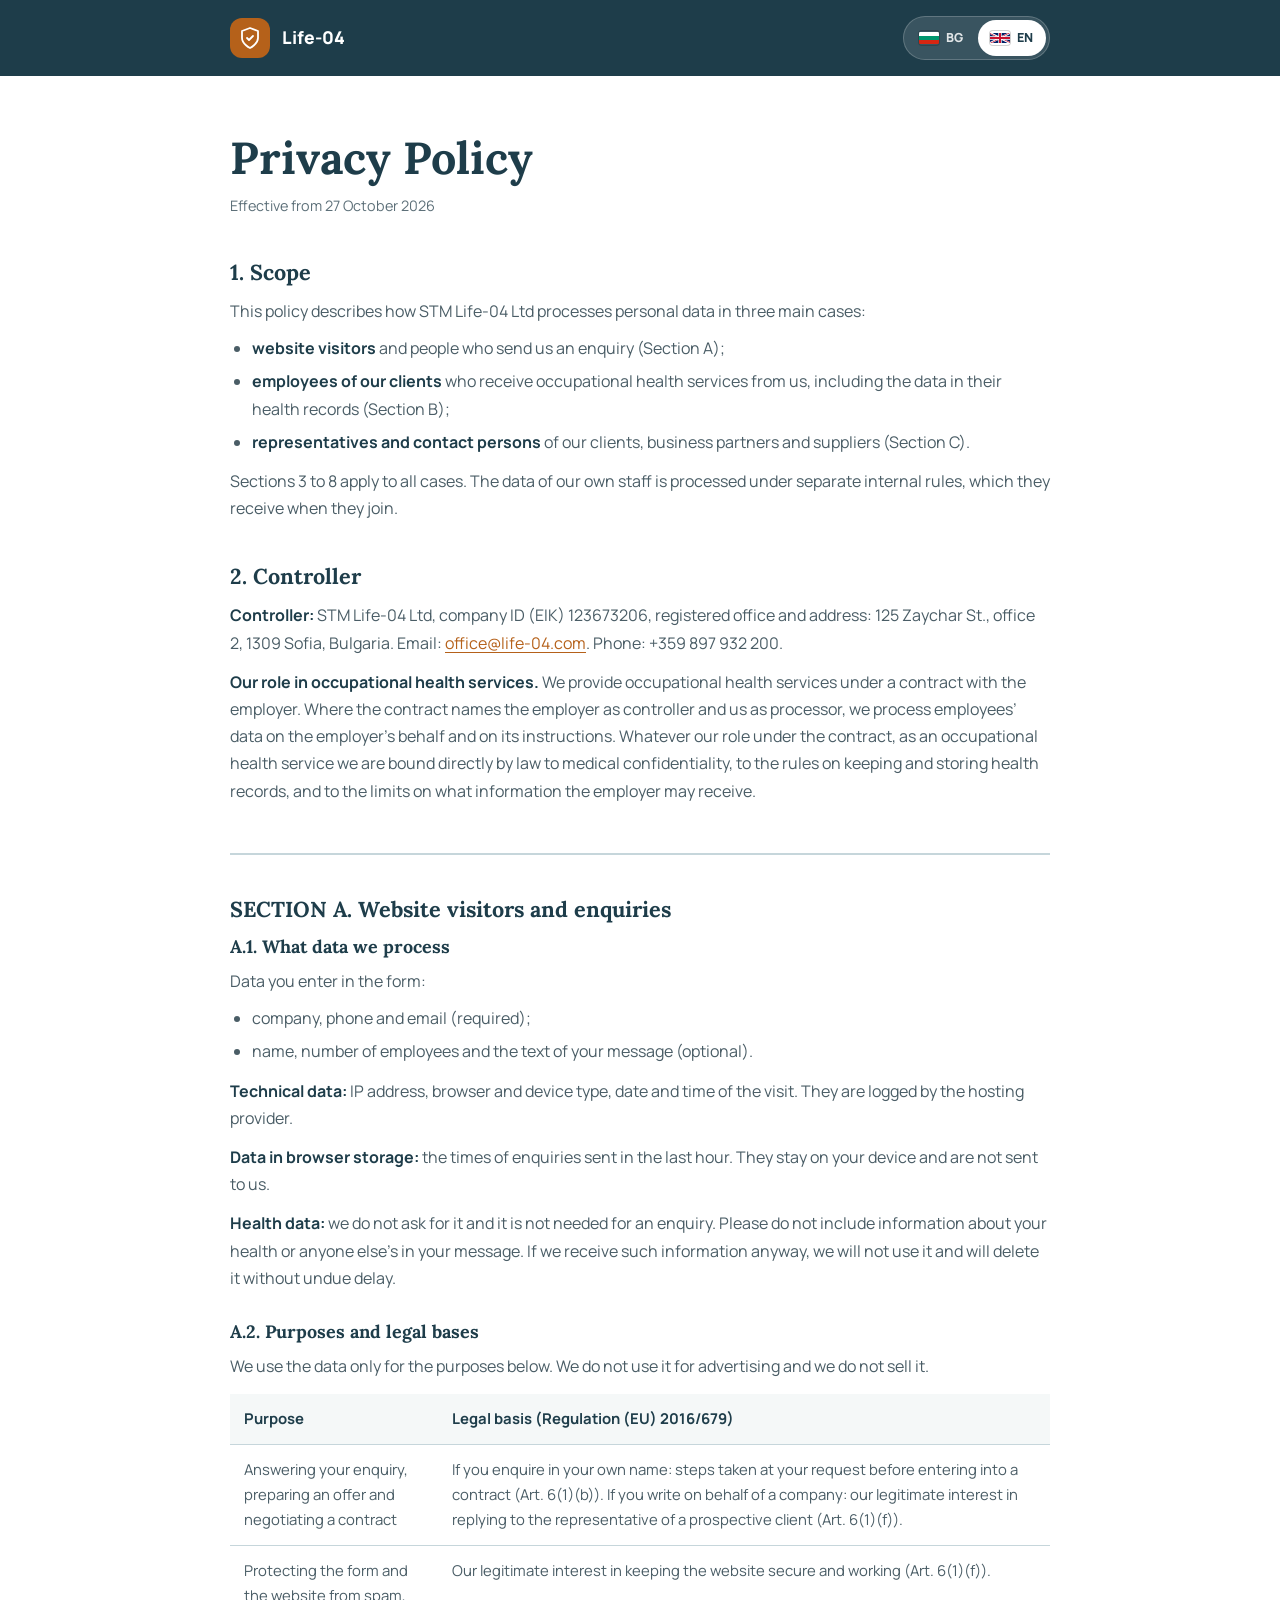
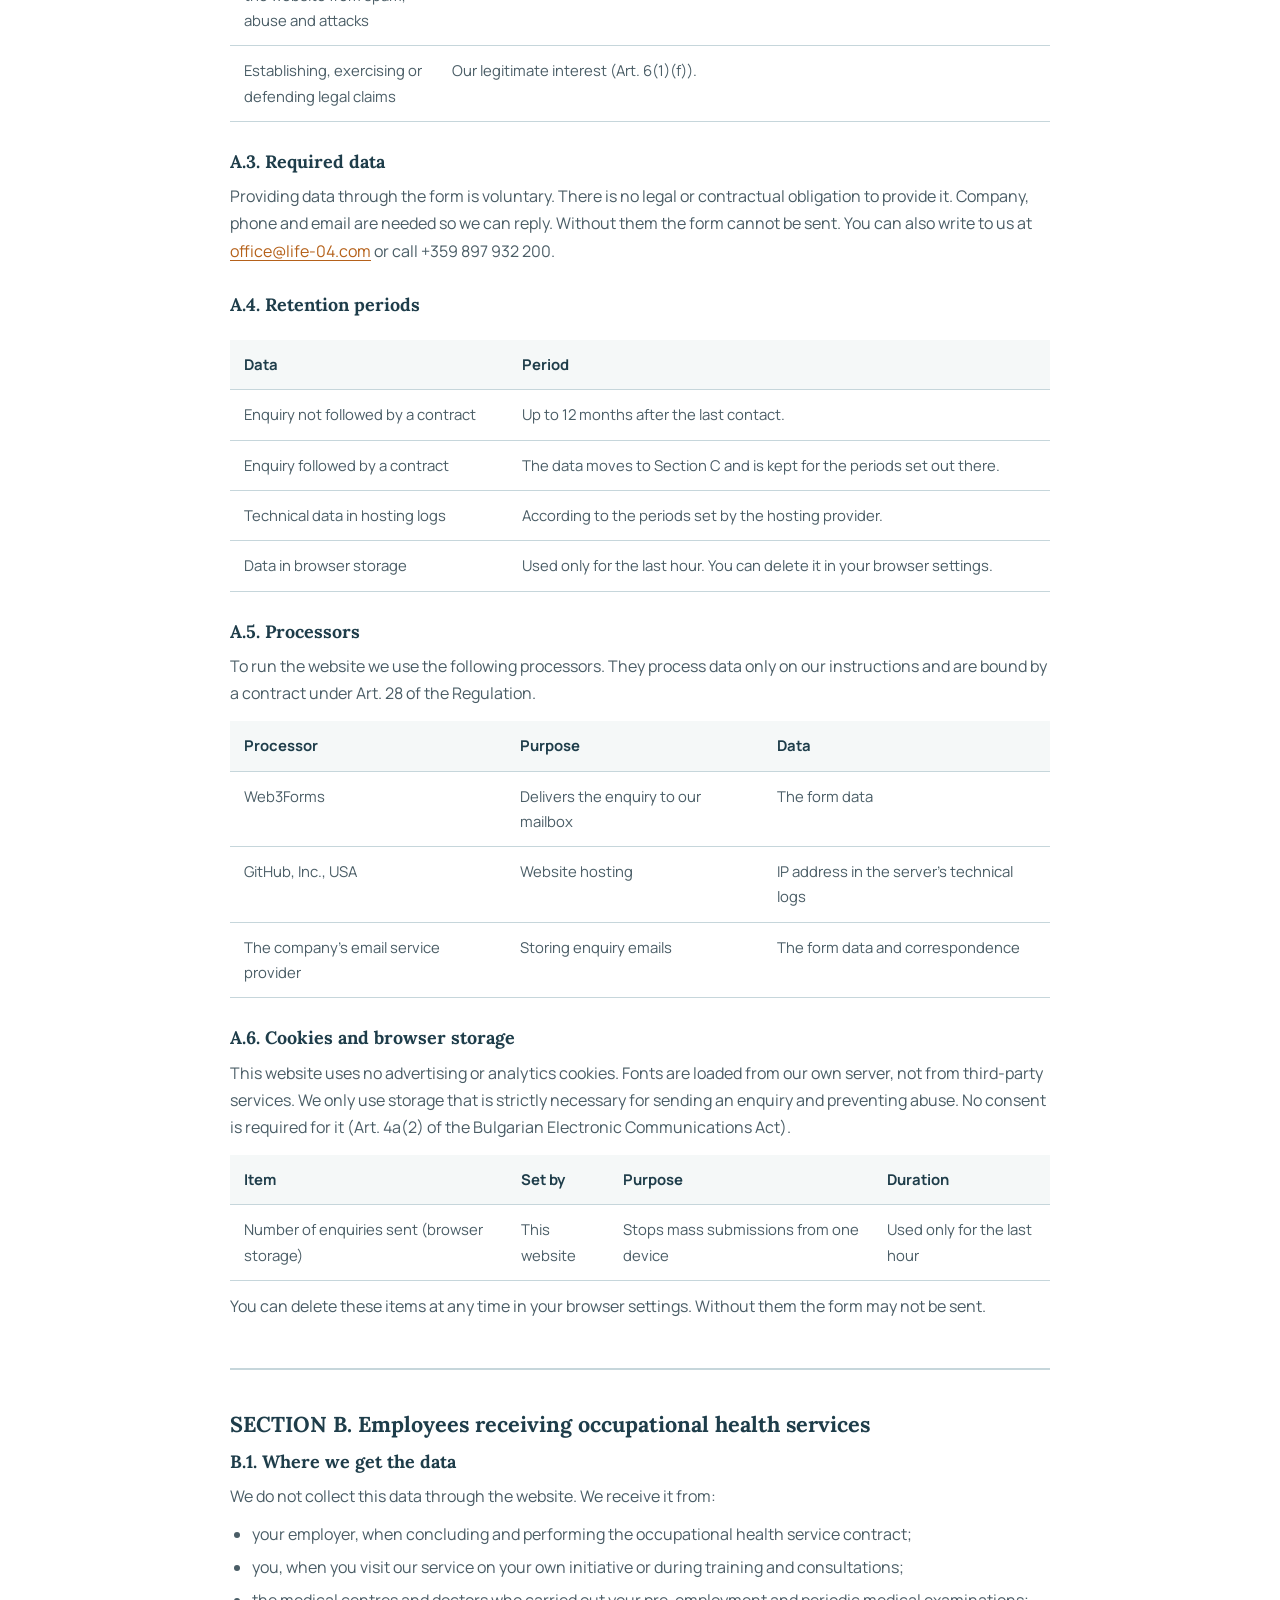
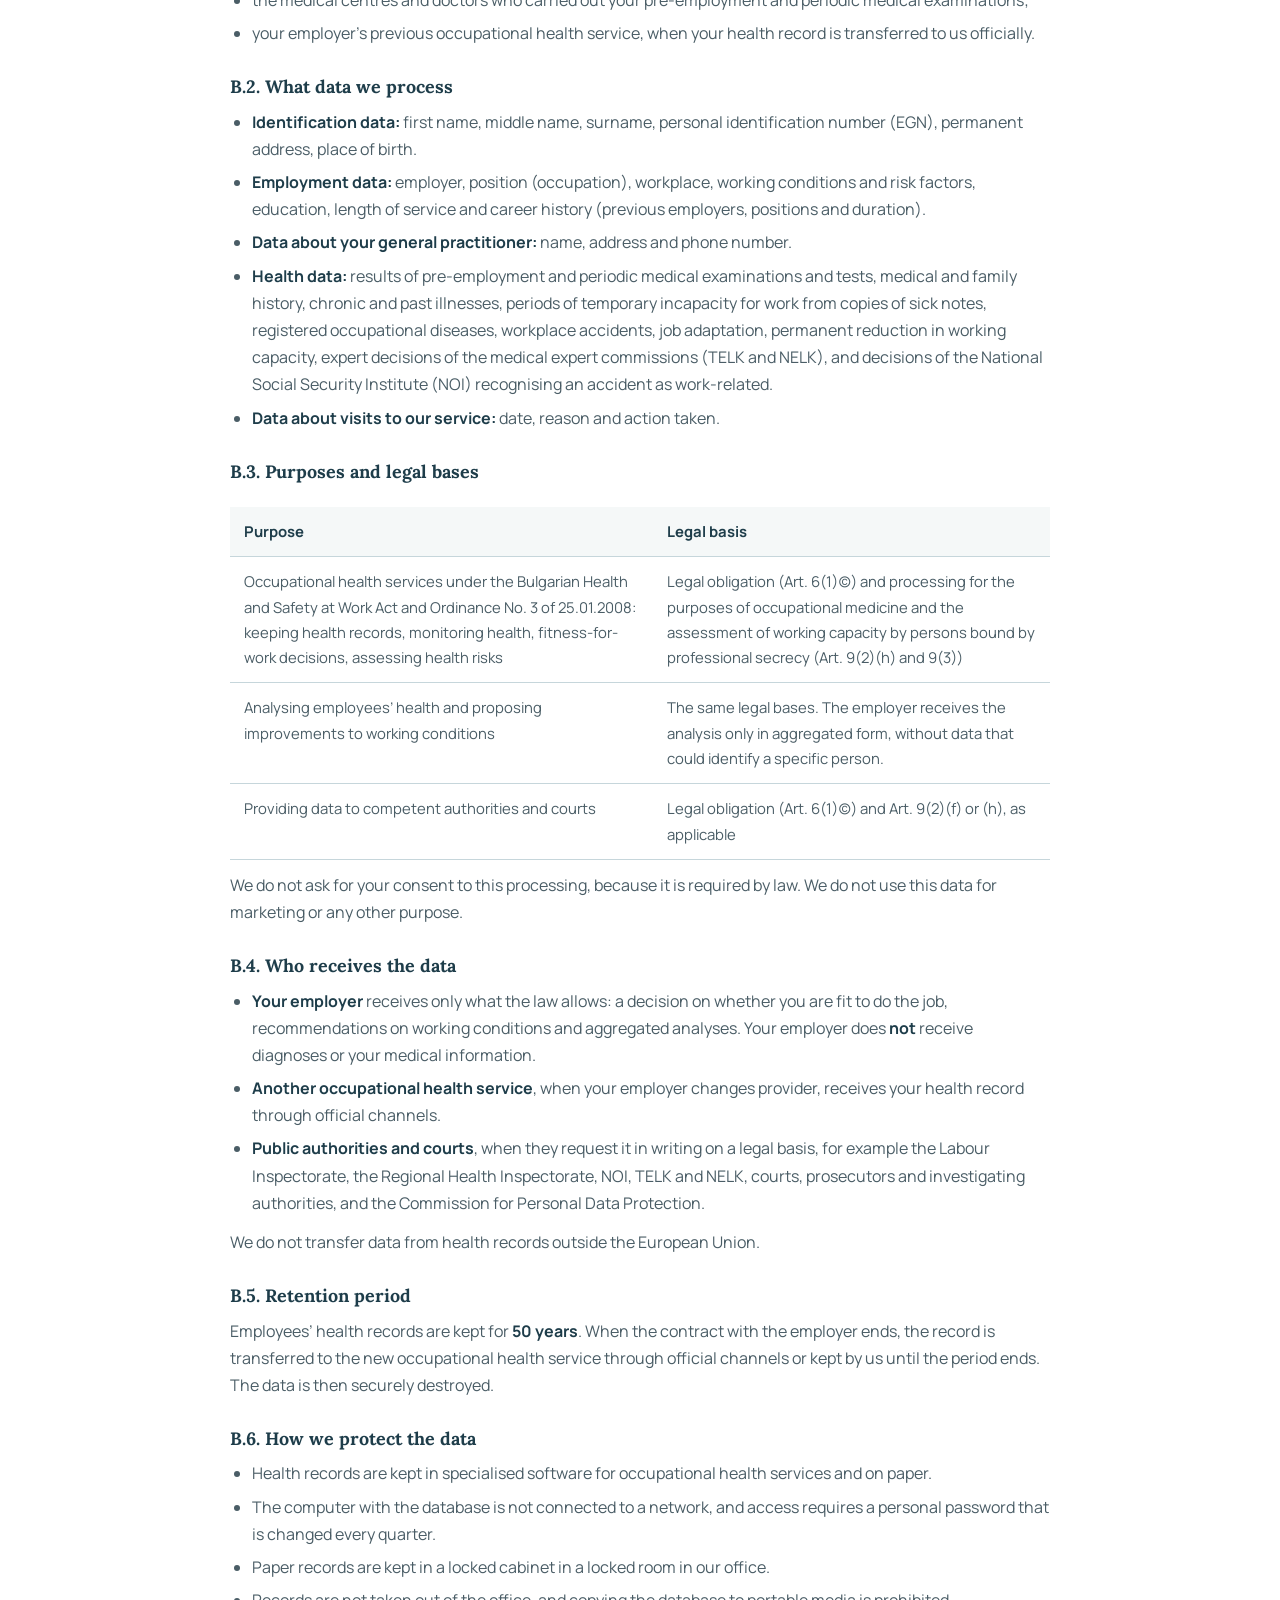
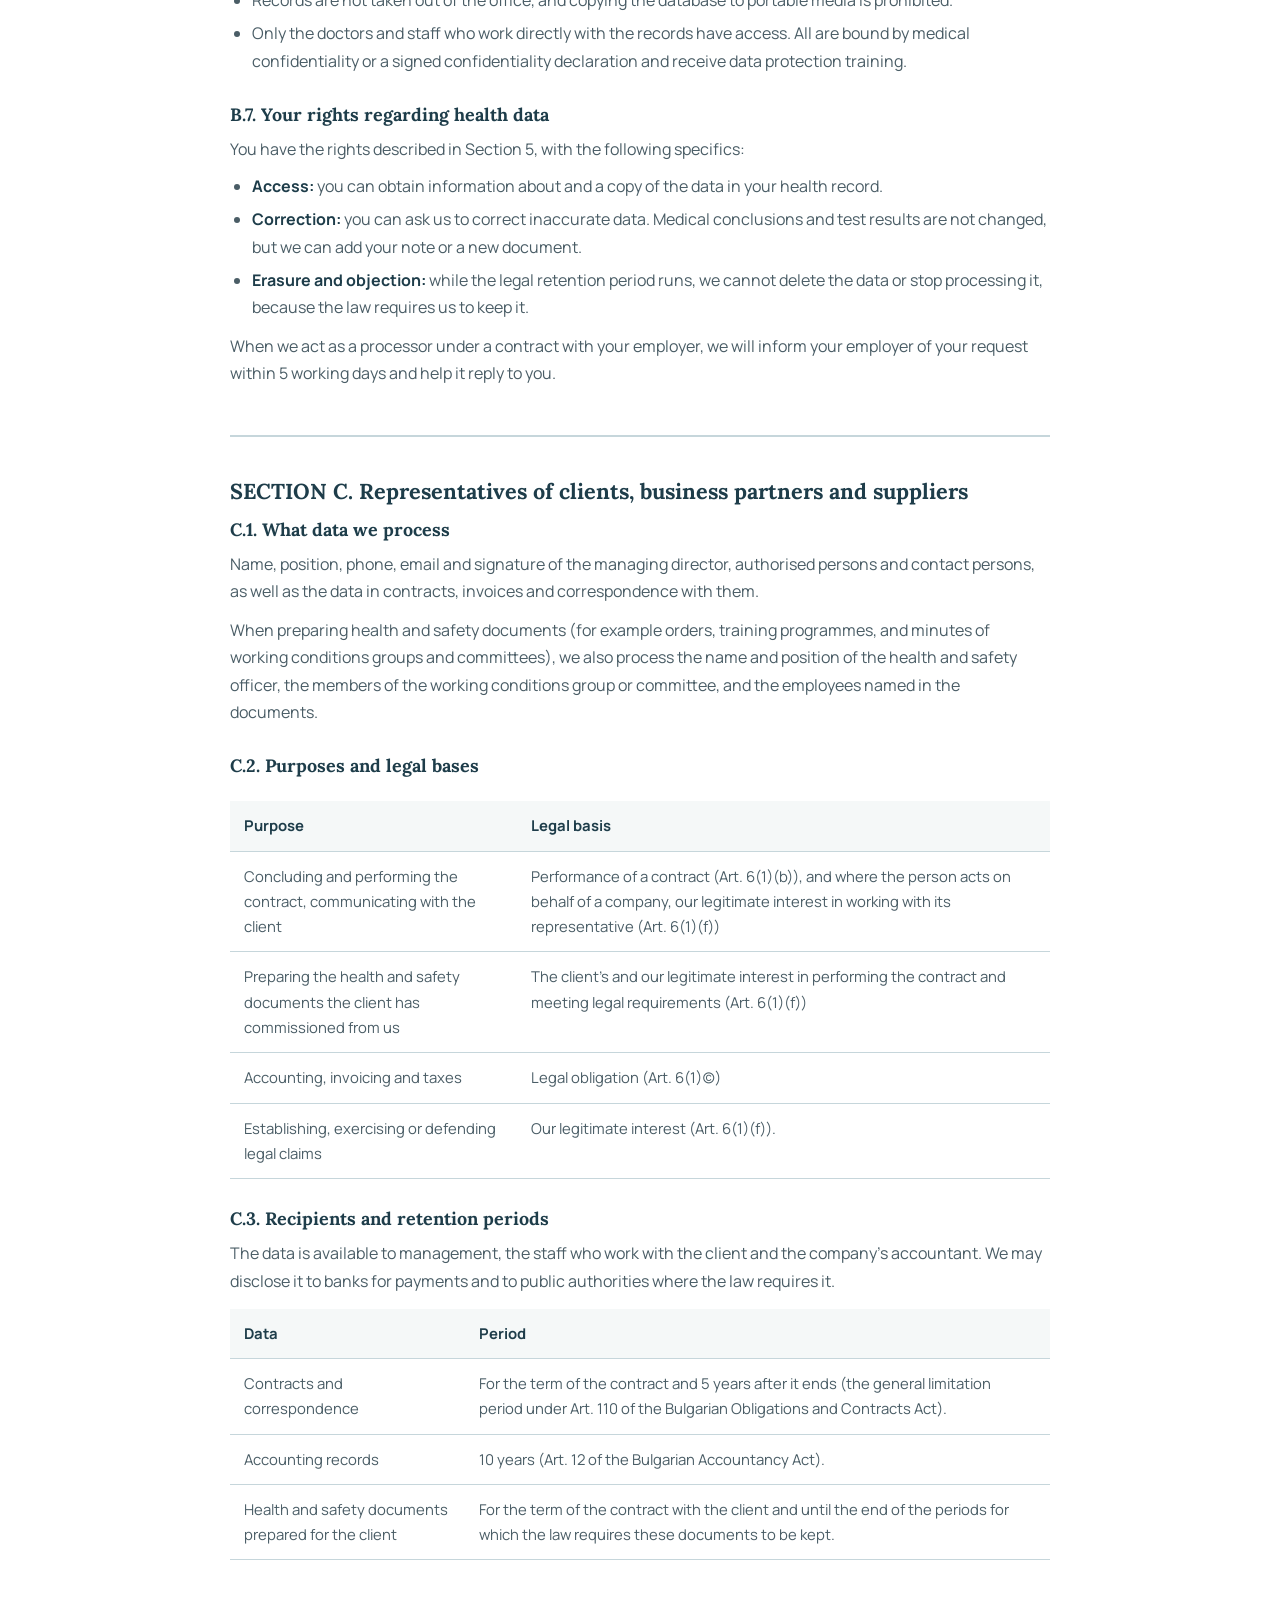
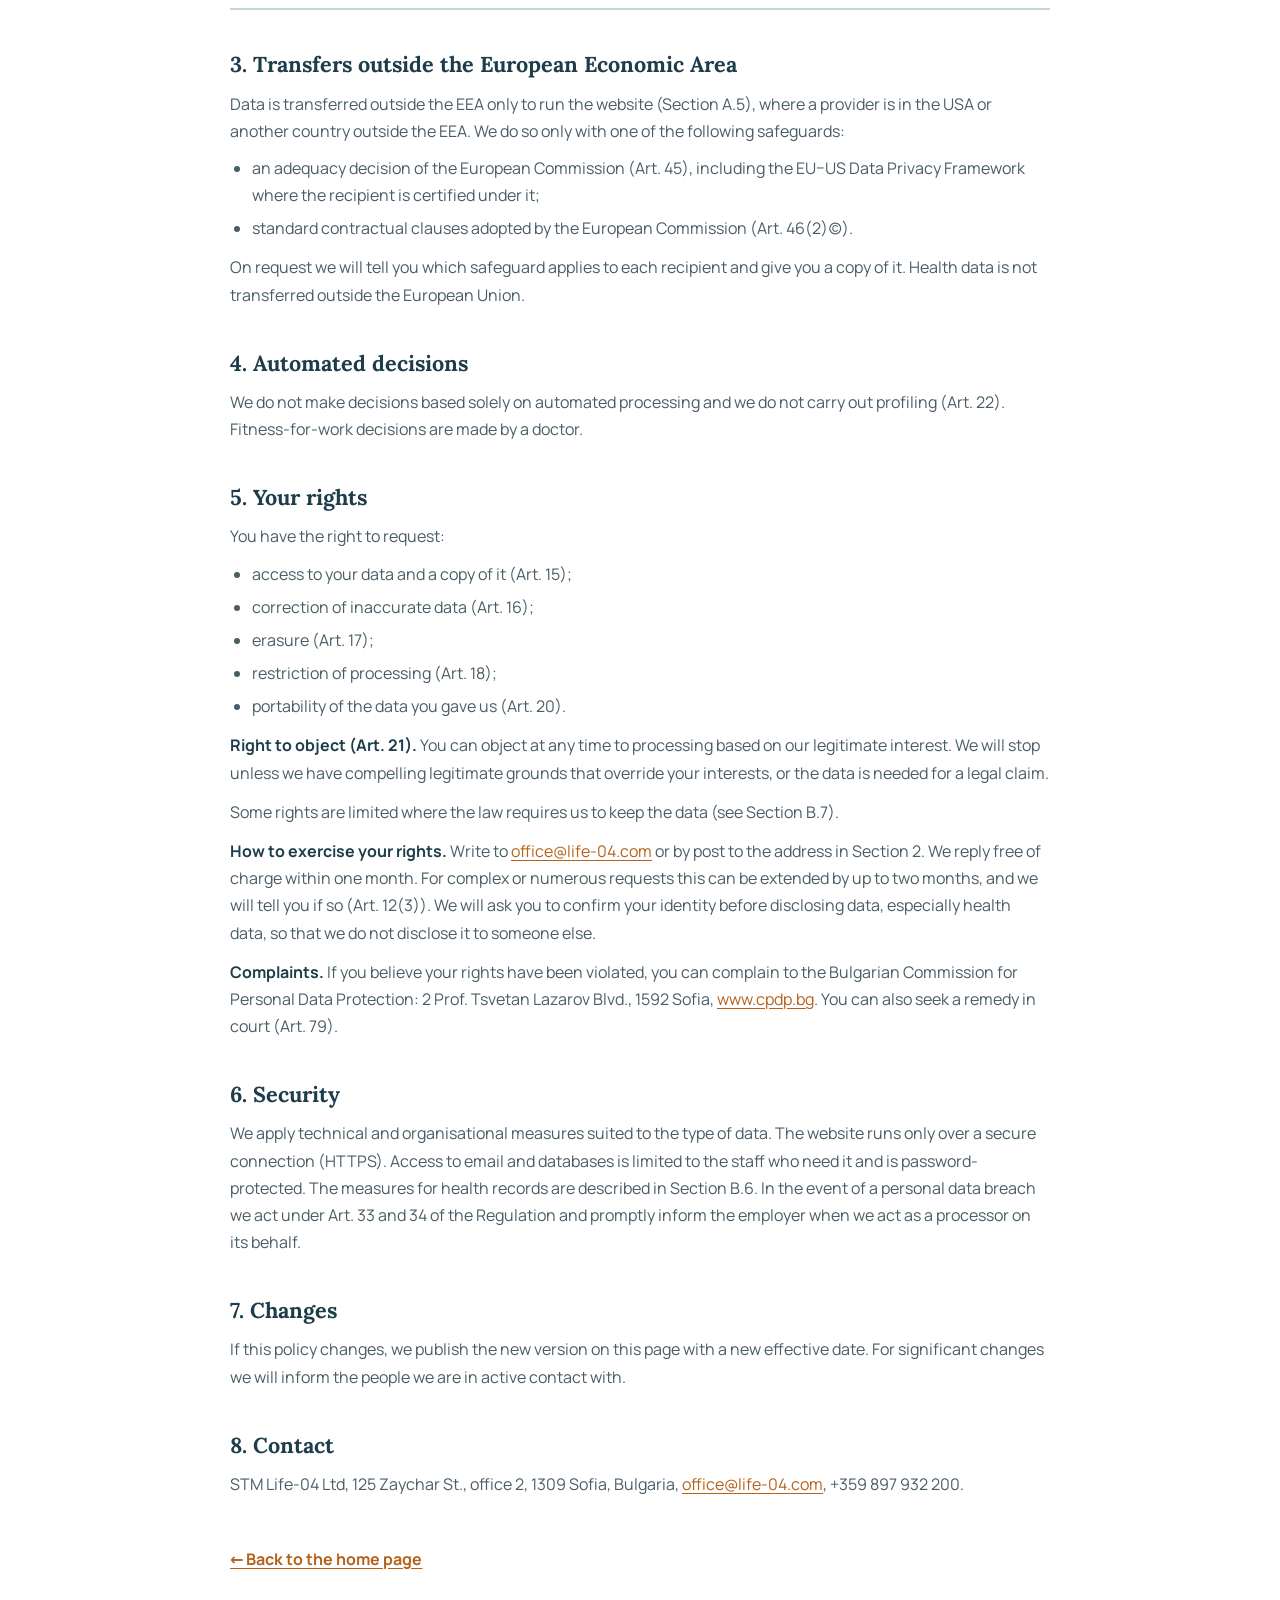
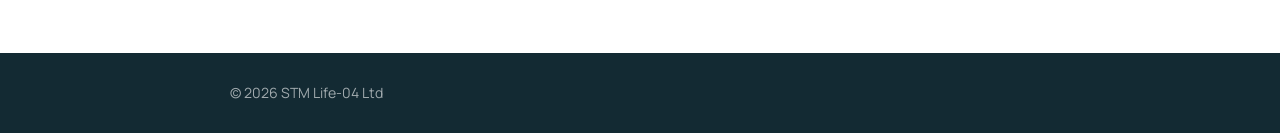
<file: website/privacy-en.html>
<!doctype html>
<html lang="en">
<head>
<meta charset="utf-8">
<meta name="viewport" content="width=device-width, initial-scale=1">
<title>Privacy Policy | Life-04</title>
<meta name="description" content="How STM Life-04 Ltd processes personal data.">
<meta name="robots" content="noindex">
<link rel="alternate" hreflang="bg" href="privacy.html">
<link rel="alternate" hreflang="en" href="privacy-en.html">
<link rel="stylesheet" href="assets/fonts.css">
<style>
:root{--ink:#1E3D4A;--slate:#4A5D66;--muted:#5D7079;--line:#C6D6DB;--mist:#F5F8F8;--accent:#B5611A;--accent-soft:#FBEFE3;
  --serif:"Lora",Georgia,serif;--sans:"Manrope",system-ui,-apple-system,Segoe UI,Arial,sans-serif}
*{box-sizing:border-box;margin:0;padding:0}
body{font-family:var(--sans);color:var(--ink);background:#fff;line-height:1.7;-webkit-font-smoothing:antialiased}
a{color:var(--accent);text-underline-offset:3px}
.wrap{width:min(820px,100% - 32px);margin-inline:auto}
header{background:var(--ink);color:#fff}
.bar{display:flex;align-items:center;justify-content:space-between;gap:16px;min-height:76px;flex-wrap:wrap;padding-block:12px}
.logo{display:flex;align-items:center;gap:12px;color:#fff;text-decoration:none;font-weight:800;font-size:1.1rem}
.logo-mark{width:40px;height:40px;border-radius:12px;background:var(--accent);display:grid;place-items:center}
.logo-mark svg{width:24px;height:24px;stroke:#fff;fill:none;stroke-width:1.8;stroke-linecap:round;stroke-linejoin:round}
.lang{display:flex;gap:2px;padding:3px;border-radius:999px;background:rgba(255,255,255,.12);border:1px solid rgba(255,255,255,.2)}
.lang a{gap:7px;padding:6px 12px;min-height:36px;display:inline-flex;align-items:center;border-radius:999px;font-size:.78rem;font-weight:800;letter-spacing:.04em;color:rgba(255,255,255,.85);text-decoration:none}
.flag{width:20px;height:14px;border-radius:3px;flex:none;box-shadow:0 0 0 1px rgba(0,0,0,.18)}
.lang a[aria-current]{background:#fff;color:var(--ink)}
main{padding-block:56px 80px}
h1,h2{overflow-wrap:break-word;hyphens:auto}
h1{font-family:var(--serif);font-size:clamp(1.8rem,4.5vw,2.8rem);line-height:1.15;margin-bottom:10px;text-wrap:balance}
.updated{color:var(--muted);font-size:.9rem;margin-bottom:36px}
h2{font-family:var(--serif);font-size:1.35rem;margin:40px 0 12px;line-height:1.3}
p,li{color:var(--slate);overflow-wrap:break-word;hyphens:auto}
p+p,ul+p,ul+div,.table-wrap+p,div+p{margin-top:12px}
ul{padding-left:22px;display:grid;gap:6px;margin-top:10px}
.note{background:var(--accent-soft);border-radius:14px;padding:18px 20px;margin-top:20px}
.note p{color:var(--ink)}
table{width:100%;border-collapse:collapse;margin-top:14px;font-size:.93rem}
.table-wrap{overflow-x:auto}
th,td{text-align:left;padding:12px 14px;overflow-wrap:anywhere;hyphens:auto;border-bottom:1px solid var(--line);vertical-align:top;color:var(--slate)}
th{color:var(--ink);font-weight:700;background:var(--mist)}
@media (max-width:480px){th,td{padding:10px 8px;font-size:.86rem}}
mark.todo{background:#FFF1A8;color:var(--ink);padding:0 4px;border-radius:4px}
strong{color:var(--ink)}
h3{font-family:var(--serif);font-size:1.12rem;margin:28px 0 10px;line-height:1.3}
hr{border:0;border-top:2px solid var(--line);margin:48px 0 8px}
h2+h3{margin-top:12px}
.back{display:inline-flex;margin-top:48px;font-weight:700}
footer{background:#132A33;color:rgba(255,255,255,.6);padding:28px 0;font-size:.88rem}
</style>
</head>
<body>
<header>
  <div class="wrap bar">
    <a class="logo" href="en.html"><span class="logo-mark"><svg viewBox="0 0 24 24"><path d="M12 22s8-4 8-10V5l-8-3-8 3v7c0 6 8 10 8 10z"/><path d="m9 12 2 2 4-4"/></svg></span>Life-04</a>
    <span class="lang" aria-label="Language"><a href="privacy.html" lang="bg"><svg class="flag" viewBox="0 0 5 3" aria-hidden="true"><rect width="5" height="1" fill="#fff"/><rect y="1" width="5" height="1" fill="#00966E"/><rect y="2" width="5" height="1" fill="#D62612"/></svg>BG</a><a href="privacy-en.html" lang="en" aria-current="page"><svg class="flag" viewBox="0 0 60 30" aria-hidden="true"><clipPath id="flag-uk"><path d="M30,15h30v15zv15h-30zh-30v-15zv-15h30z"/></clipPath><path d="M0,0v30h60v-30z" fill="#012169"/><path d="M0,0L60,30M60,0L0,30" stroke="#fff" stroke-width="6"/><path d="M0,0L60,30M60,0L0,30" clip-path="url(#flag-uk)" stroke="#C8102E" stroke-width="4"/><path d="M30,0v30M0,15h60" stroke="#fff" stroke-width="10"/><path d="M30,0v30M0,15h60" stroke="#C8102E" stroke-width="6"/></svg>EN</a></span>
  </div>
</header>

<main class="wrap">
  <h1>Privacy Policy</h1>
  <p class="updated">Effective from 27 October 2026</p>

  <h2>1. Scope</h2>
  <p>This policy describes how STM Life-04 Ltd processes personal data in three main cases:</p>
  <ul>
    <li><strong>website visitors</strong> and people who send us an enquiry (Section A);</li>
    <li><strong>employees of our clients</strong> who receive occupational health services from us, including the data in their health records (Section B);</li>
    <li><strong>representatives and contact persons</strong> of our clients, business partners and suppliers (Section C).</li>
  </ul>
  <p>Sections 3 to 8 apply to all cases. The data of our own staff is processed under separate internal rules, which they receive when they join.</p>

  <h2>2. Controller</h2>
  <p><strong>Controller:</strong> STM Life-04 Ltd, company ID (EIK) 123673206, registered office and address: 125 Zaychar St., office 2, 1309 Sofia, Bulgaria. Email: <a href="mailto:office@life-04.com">office@life-04.com</a>. Phone: +359 897 932 200.</p>
  <p><strong>Our role in occupational health services.</strong> We provide occupational health services under a contract with the employer. Where the contract names the employer as controller and us as processor, we process employees’ data on the employer’s behalf and on its instructions. Whatever our role under the contract, as an occupational health service we are bound directly by law to medical confidentiality, to the rules on keeping and storing health records, and to the limits on what information the employer may receive.</p>

  <hr>

  <h2>SECTION A. Website visitors and enquiries</h2>
  <h3>A.1. What data we process</h3>
  <p>Data you enter in the form:</p>
  <ul>
    <li>company, phone and email (required);</li>
    <li>name, number of employees and the text of your message (optional).</li>
  </ul>
  <p><strong>Technical data:</strong> IP address, browser and device type, date and time of the visit. They are logged by the hosting provider.</p>
  <p><strong>Data in browser storage:</strong> the times of enquiries sent in the last hour. They stay on your device and are not sent to us.</p>
  <p><strong>Health data:</strong> we do not ask for it and it is not needed for an enquiry. Please do not include information about your health or anyone else’s in your message. If we receive such information anyway, we will not use it and will delete it without undue delay.</p>
  <h3>A.2. Purposes and legal bases</h3>
  <p>We use the data only for the purposes below. We do not use it for advertising and we do not sell it.</p>
  <div class="table-wrap"><table>
    <tr><th>Purpose</th><th>Legal basis (Regulation (EU) 2016/679)</th></tr>
    <tr><td>Answering your enquiry, preparing an offer and negotiating a contract</td><td>If you enquire in your own name: steps taken at your request before entering into a contract (Art. 6(1)(b)). If you write on behalf of a company: our legitimate interest in replying to the representative of a prospective client (Art. 6(1)(f)).</td></tr>
    <tr><td>Protecting the form and the website from spam, abuse and attacks</td><td>Our legitimate interest in keeping the website secure and working (Art. 6(1)(f)).</td></tr>
    <tr><td>Establishing, exercising or defending legal claims</td><td>Our legitimate interest (Art. 6(1)(f)).</td></tr>
  </table></div>
  <h3>A.3. Required data</h3>
  <p>Providing data through the form is voluntary. There is no legal or contractual obligation to provide it. Company, phone and email are needed so we can reply. Without them the form cannot be sent. You can also write to us at <a href="mailto:office@life-04.com">office@life-04.com</a> or call +359 897 932 200.</p>
  <h3>A.4. Retention periods</h3>
  <div class="table-wrap"><table>
    <tr><th>Data</th><th>Period</th></tr>
    <tr><td>Enquiry not followed by a contract</td><td>Up to 12 months after the last contact.</td></tr>
    <tr><td>Enquiry followed by a contract</td><td>The data moves to Section C and is kept for the periods set out there.</td></tr>
    <tr><td>Technical data in hosting logs</td><td>According to the periods set by the hosting provider.</td></tr>
    <tr><td>Data in browser storage</td><td>Used only for the last hour. You can delete it in your browser settings.</td></tr>
  </table></div>
  <h3>A.5. Processors</h3>
  <p>To run the website we use the following processors. They process data only on our instructions and are bound by a contract under Art. 28 of the Regulation.</p>
  <div class="table-wrap"><table>
    <tr><th>Processor</th><th>Purpose</th><th>Data</th></tr>
    <tr><td>Web3Forms</td><td>Delivers the enquiry to our mailbox</td><td>The form data</td></tr>
    <tr><td>GitHub, Inc., USA</td><td>Website hosting</td><td>IP address in the server’s technical logs</td></tr>
    <tr><td>The company’s email service provider</td><td>Storing enquiry emails</td><td>The form data and correspondence</td></tr>
  </table></div>
  <h3>A.6. Cookies and browser storage</h3>
  <p>This website uses no advertising or analytics cookies. Fonts are loaded from our own server, not from third-party services. We only use storage that is strictly necessary for sending an enquiry and preventing abuse. No consent is required for it (Art. 4a(2) of the Bulgarian Electronic Communications Act).</p>
  <div class="table-wrap"><table>
    <tr><th>Item</th><th>Set by</th><th>Purpose</th><th>Duration</th></tr>
    <tr><td>Number of enquiries sent (browser storage)</td><td>This website</td><td>Stops mass submissions from one device</td><td>Used only for the last hour</td></tr>
  </table></div>
  <p>You can delete these items at any time in your browser settings. Without them the form may not be sent.</p>

  <hr>

  <h2>SECTION B. Employees receiving occupational health services</h2>
  <h3>B.1. Where we get the data</h3>
  <p>We do not collect this data through the website. We receive it from:</p>
  <ul>
    <li>your employer, when concluding and performing the occupational health service contract;</li>
    <li>you, when you visit our service on your own initiative or during training and consultations;</li>
    <li>the medical centres and doctors who carried out your pre-employment and periodic medical examinations;</li>
    <li>your employer’s previous occupational health service, when your health record is transferred to us officially.</li>
  </ul>
  <h3>B.2. What data we process</h3>
  <ul>
    <li><strong>Identification data:</strong> first name, middle name, surname, personal identification number (EGN), permanent address, place of birth.</li>
    <li><strong>Employment data:</strong> employer, position (occupation), workplace, working conditions and risk factors, education, length of service and career history (previous employers, positions and duration).</li>
    <li><strong>Data about your general practitioner:</strong> name, address and phone number.</li>
    <li><strong>Health data:</strong> results of pre-employment and periodic medical examinations and tests, medical and family history, chronic and past illnesses, periods of temporary incapacity for work from copies of sick notes, registered occupational diseases, workplace accidents, job adaptation, permanent reduction in working capacity, expert decisions of the medical expert commissions (TELK and NELK), and decisions of the National Social Security Institute (NOI) recognising an accident as work-related.</li>
    <li><strong>Data about visits to our service:</strong> date, reason and action taken.</li>
  </ul>
  <h3>B.3. Purposes and legal bases</h3>
  <div class="table-wrap"><table>
    <tr><th>Purpose</th><th>Legal basis</th></tr>
    <tr><td>Occupational health services under the Bulgarian Health and Safety at Work Act and Ordinance No. 3 of 25.01.2008: keeping health records, monitoring health, fitness-for-work decisions, assessing health risks</td><td>Legal obligation (Art. 6(1)(c)) and processing for the purposes of occupational medicine and the assessment of working capacity by persons bound by professional secrecy (Art. 9(2)(h) and 9(3))</td></tr>
    <tr><td>Analysing employees’ health and proposing improvements to working conditions</td><td>The same legal bases. The employer receives the analysis only in aggregated form, without data that could identify a specific person.</td></tr>
    <tr><td>Providing data to competent authorities and courts</td><td>Legal obligation (Art. 6(1)(c)) and Art. 9(2)(f) or (h), as applicable</td></tr>
  </table></div>
  <p>We do not ask for your consent to this processing, because it is required by law. We do not use this data for marketing or any other purpose.</p>
  <h3>B.4. Who receives the data</h3>
  <ul>
    <li><strong>Your employer</strong> receives only what the law allows: a decision on whether you are fit to do the job, recommendations on working conditions and aggregated analyses. Your employer does <strong>not</strong> receive diagnoses or your medical information.</li>
    <li><strong>Another occupational health service</strong>, when your employer changes provider, receives your health record through official channels.</li>
    <li><strong>Public authorities and courts</strong>, when they request it in writing on a legal basis, for example the Labour Inspectorate, the Regional Health Inspectorate, NOI, TELK and NELK, courts, prosecutors and investigating authorities, and the Commission for Personal Data Protection.</li>
  </ul>
  <p>We do not transfer data from health records outside the European Union.</p>
  <h3>B.5. Retention period</h3>
  <p>Employees’ health records are kept for <strong>50 years</strong>. When the contract with the employer ends, the record is transferred to the new occupational health service through official channels or kept by us until the period ends. The data is then securely destroyed.</p>
  <h3>B.6. How we protect the data</h3>
  <ul>
    <li>Health records are kept in specialised software for occupational health services and on paper.</li>
    <li>The computer with the database is not connected to a network, and access requires a personal password that is changed every quarter.</li>
    <li>Paper records are kept in a locked cabinet in a locked room in our office.</li>
    <li>Records are not taken out of the office, and copying the database to portable media is prohibited.</li>
    <li>Only the doctors and staff who work directly with the records have access. All are bound by medical confidentiality or a signed confidentiality declaration and receive data protection training.</li>
  </ul>
  <h3>B.7. Your rights regarding health data</h3>
  <p>You have the rights described in Section 5, with the following specifics:</p>
  <ul>
    <li><strong>Access:</strong> you can obtain information about and a copy of the data in your health record.</li>
    <li><strong>Correction:</strong> you can ask us to correct inaccurate data. Medical conclusions and test results are not changed, but we can add your note or a new document.</li>
    <li><strong>Erasure and objection:</strong> while the legal retention period runs, we cannot delete the data or stop processing it, because the law requires us to keep it.</li>
  </ul>
  <p>When we act as a processor under a contract with your employer, we will inform your employer of your request within 5 working days and help it reply to you.</p>

  <hr>

  <h2>SECTION C. Representatives of clients, business partners and suppliers</h2>
  <h3>C.1. What data we process</h3>
  <p>Name, position, phone, email and signature of the managing director, authorised persons and contact persons, as well as the data in contracts, invoices and correspondence with them.</p>
  <p>When preparing health and safety documents (for example orders, training programmes, and minutes of working conditions groups and committees), we also process the name and position of the health and safety officer, the members of the working conditions group or committee, and the employees named in the documents.</p>
  <h3>C.2. Purposes and legal bases</h3>
  <div class="table-wrap"><table>
    <tr><th>Purpose</th><th>Legal basis</th></tr>
    <tr><td>Concluding and performing the contract, communicating with the client</td><td>Performance of a contract (Art. 6(1)(b)), and where the person acts on behalf of a company, our legitimate interest in working with its representative (Art. 6(1)(f))</td></tr>
    <tr><td>Preparing the health and safety documents the client has commissioned from us</td><td>The client’s and our legitimate interest in performing the contract and meeting legal requirements (Art. 6(1)(f))</td></tr>
    <tr><td>Accounting, invoicing and taxes</td><td>Legal obligation (Art. 6(1)(c))</td></tr>
    <tr><td>Establishing, exercising or defending legal claims</td><td>Our legitimate interest (Art. 6(1)(f)).</td></tr>
  </table></div>
  <h3>C.3. Recipients and retention periods</h3>
  <p>The data is available to management, the staff who work with the client and the company’s accountant. We may disclose it to banks for payments and to public authorities where the law requires it.</p>
  <div class="table-wrap"><table>
    <tr><th>Data</th><th>Period</th></tr>
    <tr><td>Contracts and correspondence</td><td>For the term of the contract and 5 years after it ends (the general limitation period under Art. 110 of the Bulgarian Obligations and Contracts Act).</td></tr>
    <tr><td>Accounting records</td><td>10 years (Art. 12 of the Bulgarian Accountancy Act).</td></tr>
    <tr><td>Health and safety documents prepared for the client</td><td>For the term of the contract with the client and until the end of the periods for which the law requires these documents to be kept.</td></tr>
  </table></div>

  <hr>

  <h2>3. Transfers outside the European Economic Area</h2>
  <p>Data is transferred outside the EEA only to run the website (Section A.5), where a provider is in the USA or another country outside the EEA. We do so only with one of the following safeguards:</p>
  <ul>
    <li>an adequacy decision of the European Commission (Art. 45), including the EU–US Data Privacy Framework where the recipient is certified under it;</li>
    <li>standard contractual clauses adopted by the European Commission (Art. 46(2)(c)).</li>
  </ul>
  <p>On request we will tell you which safeguard applies to each recipient and give you a copy of it. Health data is not transferred outside the European Union.</p>

  <h2>4. Automated decisions</h2>
  <p>We do not make decisions based solely on automated processing and we do not carry out profiling (Art. 22). Fitness-for-work decisions are made by a doctor.</p>

  <h2>5. Your rights</h2>
  <p>You have the right to request:</p>
  <ul>
    <li>access to your data and a copy of it (Art. 15);</li>
    <li>correction of inaccurate data (Art. 16);</li>
    <li>erasure (Art. 17);</li>
    <li>restriction of processing (Art. 18);</li>
    <li>portability of the data you gave us (Art. 20).</li>
  </ul>
  <p><strong>Right to object (Art. 21).</strong> You can object at any time to processing based on our legitimate interest. We will stop unless we have compelling legitimate grounds that override your interests, or the data is needed for a legal claim.</p>
  <p>Some rights are limited where the law requires us to keep the data (see Section B.7).</p>
  <p><strong>How to exercise your rights.</strong> Write to <a href="mailto:office@life-04.com">office@life-04.com</a> or by post to the address in Section 2. We reply free of charge within one month. For complex or numerous requests this can be extended by up to two months, and we will tell you if so (Art. 12(3)). We will ask you to confirm your identity before disclosing data, especially health data, so that we do not disclose it to someone else.</p>
  <p><strong>Complaints.</strong> If you believe your rights have been violated, you can complain to the Bulgarian Commission for Personal Data Protection: 2 Prof. Tsvetan Lazarov Blvd., 1592 Sofia, <a href="https://www.cpdp.bg" target="_blank" rel="noopener">www.cpdp.bg</a>. You can also seek a remedy in court (Art. 79).</p>

  <h2>6. Security</h2>
  <p>We apply technical and organisational measures suited to the type of data. The website runs only over a secure connection (HTTPS). Access to email and databases is limited to the staff who need it and is password-protected. The measures for health records are described in Section B.6. In the event of a personal data breach we act under Art. 33 and 34 of the Regulation and promptly inform the employer when we act as a processor on its behalf.</p>

  <h2>7. Changes</h2>
  <p>If this policy changes, we publish the new version on this page with a new effective date. For significant changes we will inform the people we are in active contact with.</p>

  <h2>8. Contact</h2>
  <p>STM Life-04 Ltd, 125 Zaychar St., office 2, 1309 Sofia, Bulgaria, <a href="mailto:office@life-04.com">office@life-04.com</a>, +359 897 932 200.</p>

  <a class="back" href="en.html">← Back to the home page</a>
</main>

<footer>
  <div class="wrap">© 2026 STM Life-04 Ltd</div>
</footer>
</body>
</html>
</file>
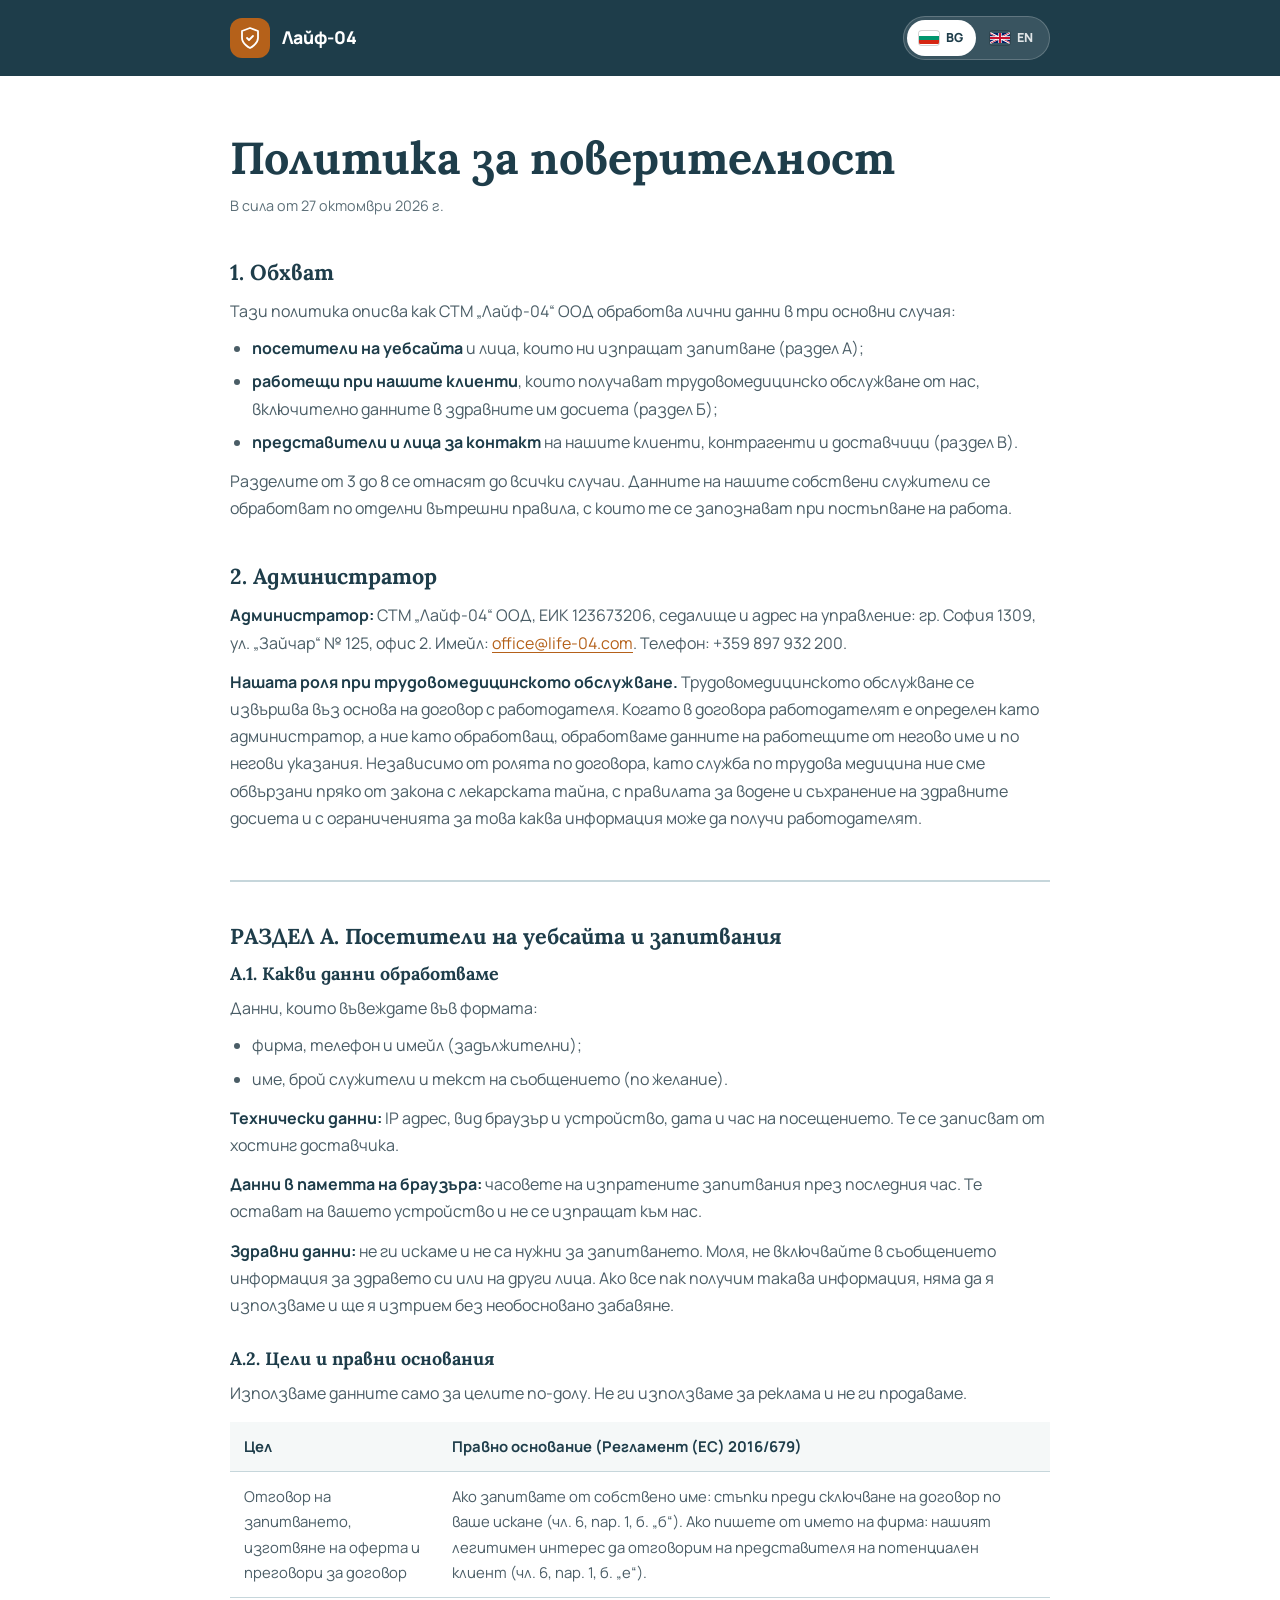
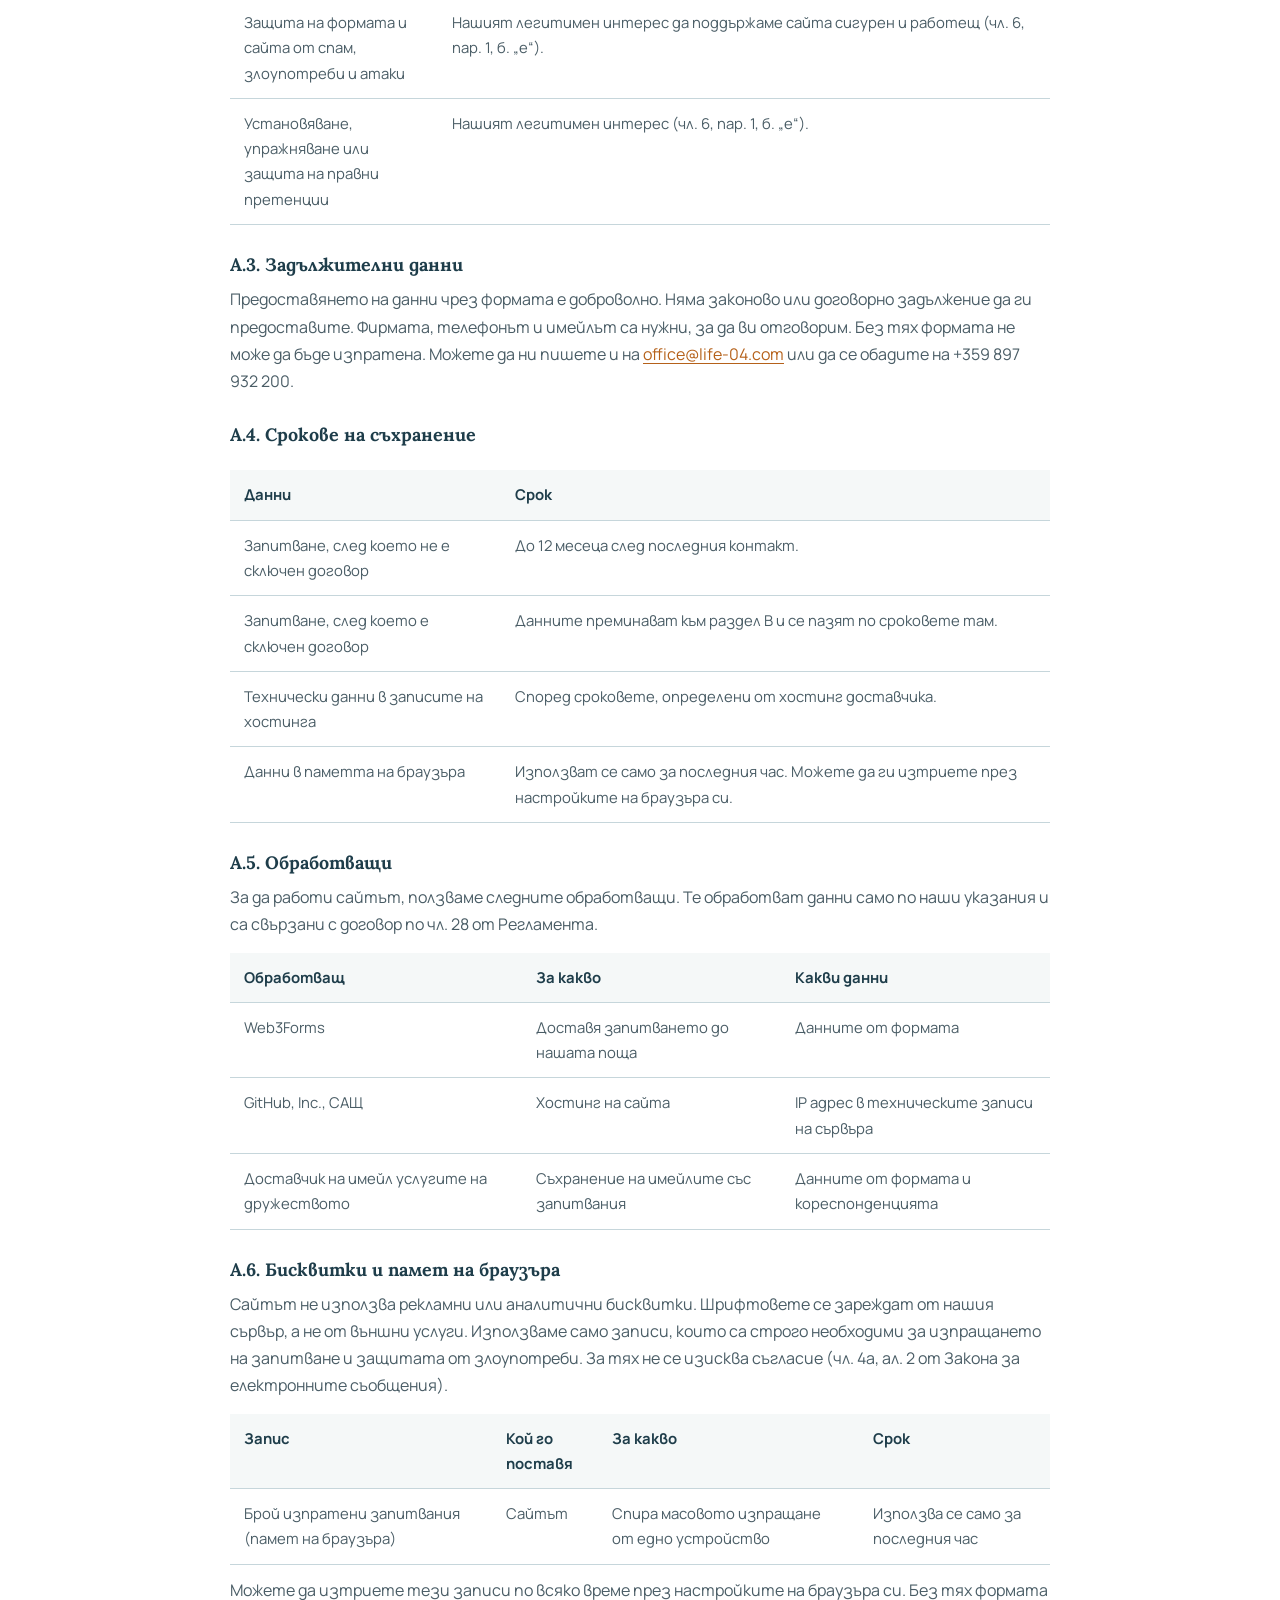
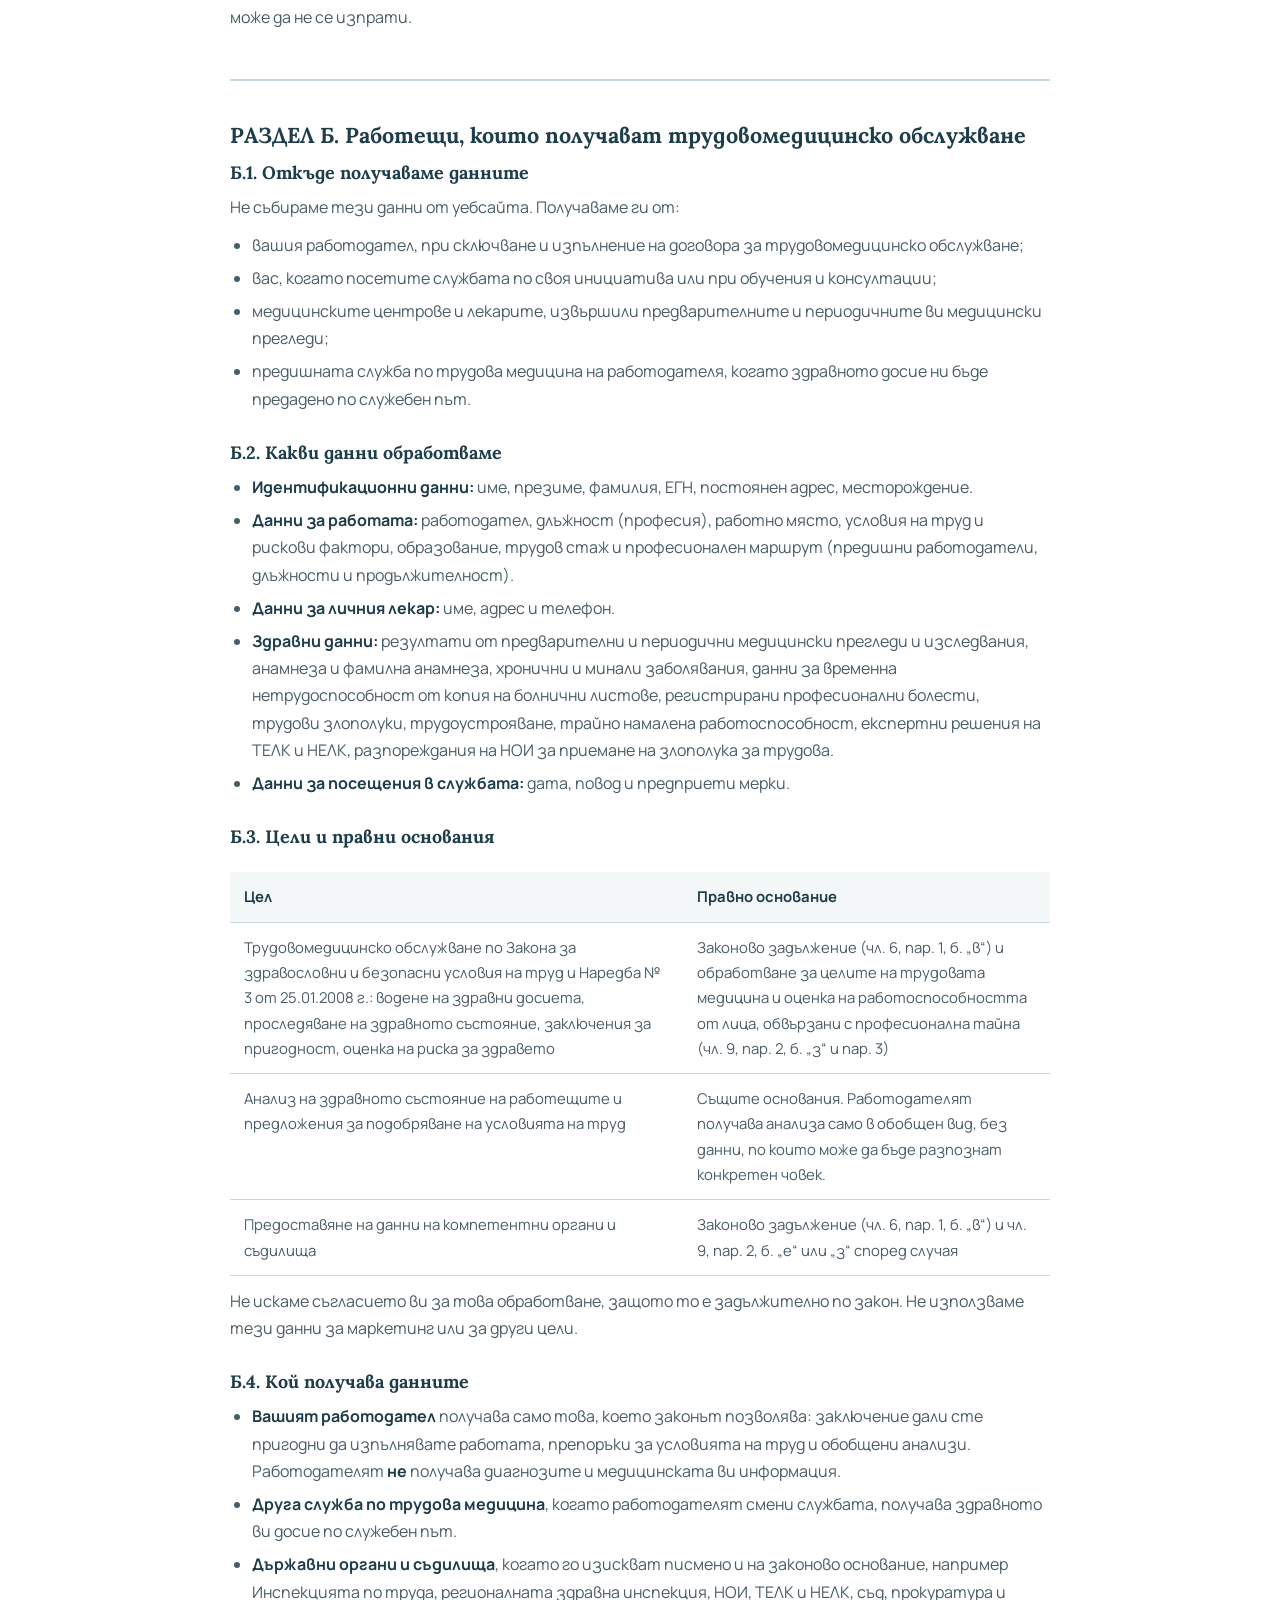
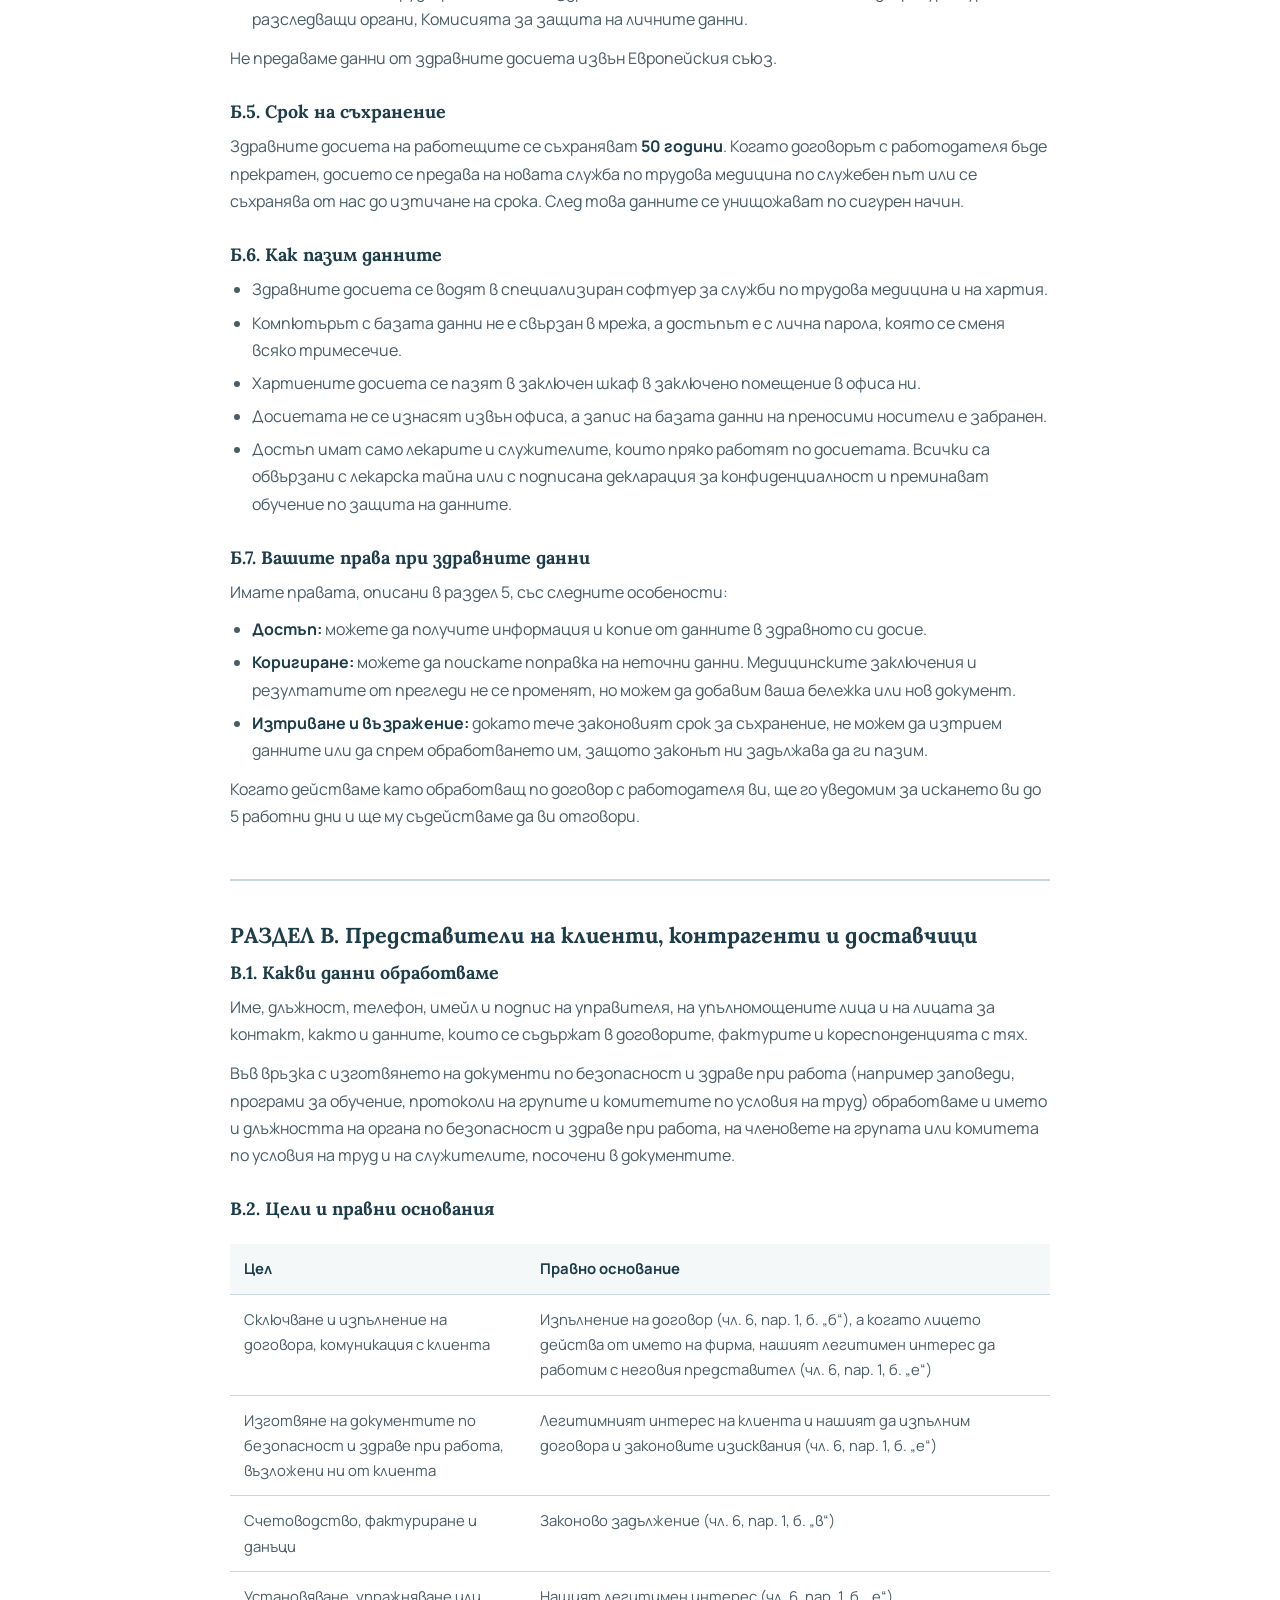
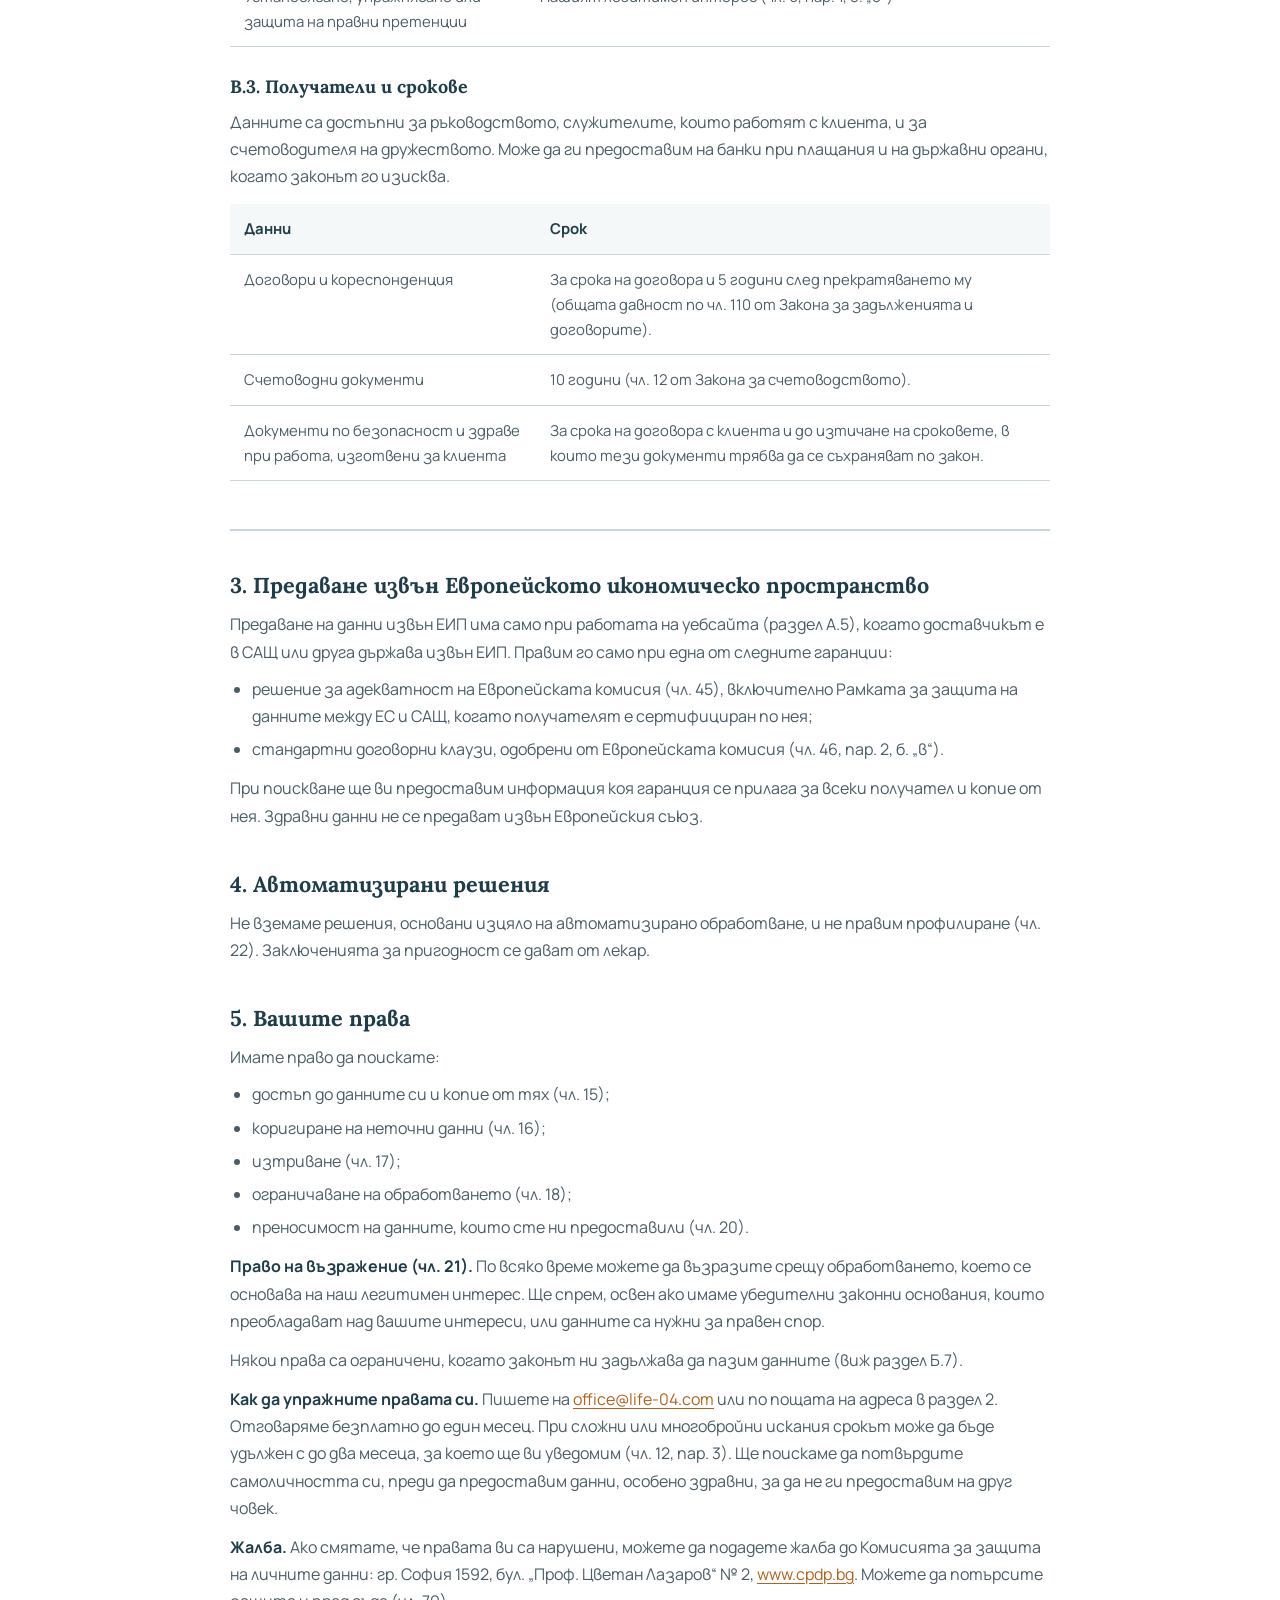
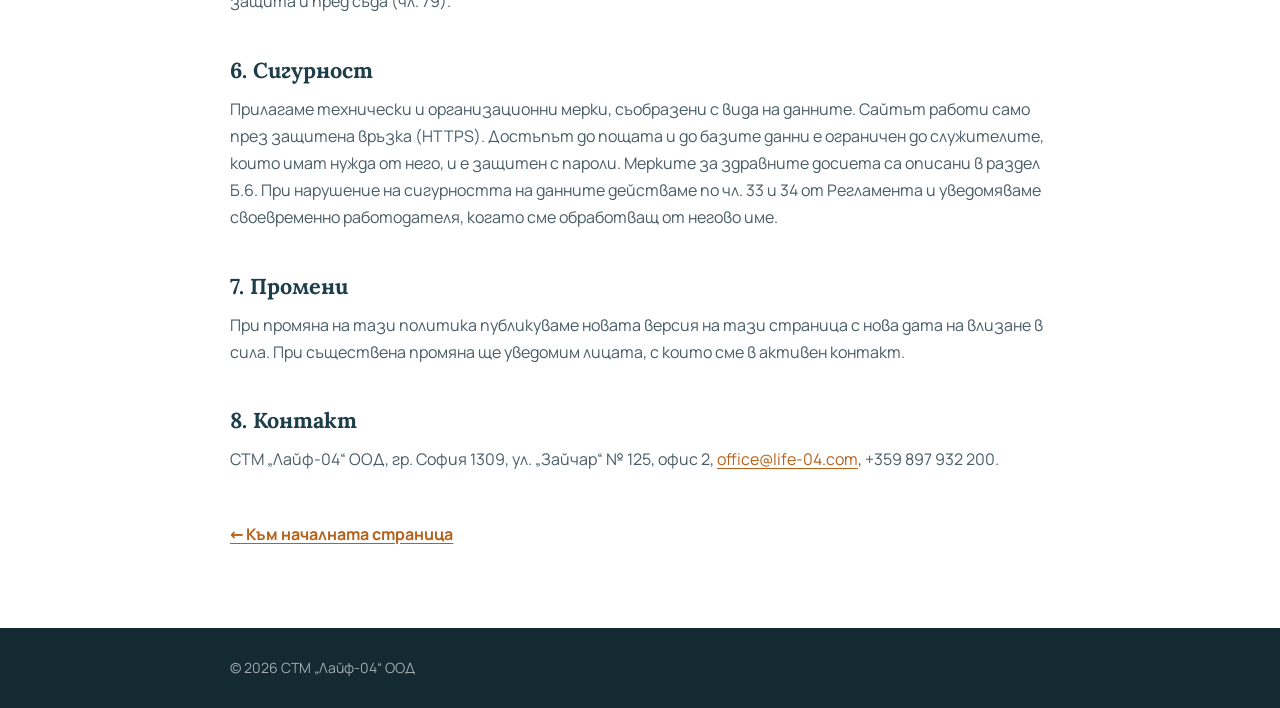
<file: website/privacy.html>
<!doctype html>
<html lang="bg">
<head>
<meta charset="utf-8">
<meta name="viewport" content="width=device-width, initial-scale=1">
<title>Политика за поверителност | СТМ Лайф-04</title>
<meta name="description" content="Как СТМ „Лайф-04“ ООД обработва личните данни.">
<meta name="robots" content="noindex">
<link rel="alternate" hreflang="bg" href="privacy.html">
<link rel="alternate" hreflang="en" href="privacy-en.html">
<link rel="stylesheet" href="assets/fonts.css">
<style>
:root{--ink:#1E3D4A;--slate:#4A5D66;--muted:#5D7079;--line:#C6D6DB;--mist:#F5F8F8;--accent:#B5611A;--accent-soft:#FBEFE3;
  --serif:"Lora",Georgia,serif;--sans:"Manrope",system-ui,-apple-system,Segoe UI,Arial,sans-serif}
*{box-sizing:border-box;margin:0;padding:0}
body{font-family:var(--sans);color:var(--ink);background:#fff;line-height:1.7;-webkit-font-smoothing:antialiased}
a{color:var(--accent);text-underline-offset:3px}
.wrap{width:min(820px,100% - 32px);margin-inline:auto}
header{background:var(--ink);color:#fff}
.bar{display:flex;align-items:center;justify-content:space-between;gap:16px;min-height:76px;flex-wrap:wrap;padding-block:12px}
.logo{display:flex;align-items:center;gap:12px;color:#fff;text-decoration:none;font-weight:800;font-size:1.1rem}
.logo-mark{width:40px;height:40px;border-radius:12px;background:var(--accent);display:grid;place-items:center}
.logo-mark svg{width:24px;height:24px;stroke:#fff;fill:none;stroke-width:1.8;stroke-linecap:round;stroke-linejoin:round}
.lang{display:flex;gap:2px;padding:3px;border-radius:999px;background:rgba(255,255,255,.12);border:1px solid rgba(255,255,255,.2)}
.lang a{gap:7px;padding:6px 12px;min-height:36px;display:inline-flex;align-items:center;border-radius:999px;font-size:.78rem;font-weight:800;letter-spacing:.04em;color:rgba(255,255,255,.85);text-decoration:none}
.flag{width:20px;height:14px;border-radius:3px;flex:none;box-shadow:0 0 0 1px rgba(0,0,0,.18)}
.lang a[aria-current]{background:#fff;color:var(--ink)}
main{padding-block:56px 80px}
h1,h2{overflow-wrap:break-word;hyphens:auto}
h1{font-family:var(--serif);font-size:clamp(1.8rem,4.5vw,2.8rem);line-height:1.15;margin-bottom:10px;text-wrap:balance}
.updated{color:var(--muted);font-size:.9rem;margin-bottom:36px}
h2{font-family:var(--serif);font-size:1.35rem;margin:40px 0 12px;line-height:1.3}
p,li{color:var(--slate);overflow-wrap:break-word;hyphens:auto}
p+p,ul+p,ul+div,.table-wrap+p,div+p{margin-top:12px}
ul{padding-left:22px;display:grid;gap:6px;margin-top:10px}
.note{background:var(--accent-soft);border-radius:14px;padding:18px 20px;margin-top:20px}
.note p{color:var(--ink)}
table{width:100%;border-collapse:collapse;margin-top:14px;font-size:.93rem}
.table-wrap{overflow-x:auto}
th,td{text-align:left;padding:12px 14px;overflow-wrap:anywhere;hyphens:auto;border-bottom:1px solid var(--line);vertical-align:top;color:var(--slate)}
th{color:var(--ink);font-weight:700;background:var(--mist)}
@media (max-width:480px){th,td{padding:10px 8px;font-size:.86rem}}
mark.todo{background:#FFF1A8;color:var(--ink);padding:0 4px;border-radius:4px}
strong{color:var(--ink)}
h3{font-family:var(--serif);font-size:1.12rem;margin:28px 0 10px;line-height:1.3}
hr{border:0;border-top:2px solid var(--line);margin:48px 0 8px}
h2+h3{margin-top:12px}
.back{display:inline-flex;margin-top:48px;font-weight:700}
footer{background:#132A33;color:rgba(255,255,255,.6);padding:28px 0;font-size:.88rem}
</style>
</head>
<body>
<header>
  <div class="wrap bar">
    <a class="logo" href="index.html"><span class="logo-mark"><svg viewBox="0 0 24 24"><path d="M12 22s8-4 8-10V5l-8-3-8 3v7c0 6 8 10 8 10z"/><path d="m9 12 2 2 4-4"/></svg></span>Лайф-04</a>
    <span class="lang" aria-label="Език"><a href="privacy.html" lang="bg" aria-current="page"><svg class="flag" viewBox="0 0 5 3" aria-hidden="true"><rect width="5" height="1" fill="#fff"/><rect y="1" width="5" height="1" fill="#00966E"/><rect y="2" width="5" height="1" fill="#D62612"/></svg>BG</a><a href="privacy-en.html" lang="en"><svg class="flag" viewBox="0 0 60 30" aria-hidden="true"><clipPath id="flag-uk"><path d="M30,15h30v15zv15h-30zh-30v-15zv-15h30z"/></clipPath><path d="M0,0v30h60v-30z" fill="#012169"/><path d="M0,0L60,30M60,0L0,30" stroke="#fff" stroke-width="6"/><path d="M0,0L60,30M60,0L0,30" clip-path="url(#flag-uk)" stroke="#C8102E" stroke-width="4"/><path d="M30,0v30M0,15h60" stroke="#fff" stroke-width="10"/><path d="M30,0v30M0,15h60" stroke="#C8102E" stroke-width="6"/></svg>EN</a></span>
  </div>
</header>

<main class="wrap">
  <h1>Политика за поверителност</h1>
  <p class="updated">В сила от 27 октомври 2026 г.</p>

  <h2>1. Обхват</h2>
  <p>Тази политика описва как СТМ „Лайф-04“ ООД обработва лични данни в три основни случая:</p>
  <ul>
    <li><strong>посетители на уебсайта</strong> и лица, които ни изпращат запитване (раздел А);</li>
    <li><strong>работещи при нашите клиенти</strong>, които получават трудовомедицинско обслужване от нас, включително данните в здравните им досиета (раздел Б);</li>
    <li><strong>представители и лица за контакт</strong> на нашите клиенти, контрагенти и доставчици (раздел В).</li>
  </ul>
  <p>Разделите от 3 до 8 се отнасят до всички случаи. Данните на нашите собствени служители се обработват по отделни вътрешни правила, с които те се запознават при постъпване на работа.</p>

  <h2>2. Администратор</h2>
  <p><strong>Администратор:</strong> СТМ „Лайф-04“ ООД, ЕИК 123673206, седалище и адрес на управление: гр. София 1309, ул. „Зайчар“ № 125, офис 2. Имейл: <a href="mailto:office@life-04.com">office@life-04.com</a>. Телефон: +359 897 932 200.</p>
  <p><strong>Нашата роля при трудовомедицинското обслужване.</strong> Трудовомедицинското обслужване се извършва въз основа на договор с работодателя. Когато в договора работодателят е определен като администратор, а ние като обработващ, обработваме данните на работещите от негово име и по негови указания. Независимо от ролята по договора, като служба по трудова медицина ние сме обвързани пряко от закона с лекарската тайна, с правилата за водене и съхранение на здравните досиета и с ограниченията за това каква информация може да получи работодателят.</p>

  <hr>

  <h2>РАЗДЕЛ А. Посетители на уебсайта и запитвания</h2>
  <h3>А.1. Какви данни обработваме</h3>
  <p>Данни, които въвеждате във формата:</p>
  <ul>
    <li>фирма, телефон и имейл (задължителни);</li>
    <li>име, брой служители и текст на съобщението (по желание).</li>
  </ul>
  <p><strong>Технически данни:</strong> IP адрес, вид браузър и устройство, дата и час на посещението. Те се записват от хостинг доставчика.</p>
  <p><strong>Данни в паметта на браузъра:</strong> часовете на изпратените запитвания през последния час. Те остават на вашето устройство и не се изпращат към нас.</p>
  <p><strong>Здравни данни:</strong> не ги искаме и не са нужни за запитването. Моля, не включвайте в съобщението информация за здравето си или на други лица. Ако все пак получим такава информация, няма да я използваме и ще я изтрием без необосновано забавяне.</p>
  <h3>А.2. Цели и правни основания</h3>
  <p>Използваме данните само за целите по-долу. Не ги използваме за реклама и не ги продаваме.</p>
  <div class="table-wrap"><table>
    <tr><th>Цел</th><th>Правно основание (Регламент (ЕС) 2016/679)</th></tr>
    <tr><td>Отговор на запитването, изготвяне на оферта и преговори за договор</td><td>Ако запитвате от собствено име: стъпки преди сключване на договор по ваше искане (чл. 6, пар. 1, б. „б“). Ако пишете от името на фирма: нашият легитимен интерес да отговорим на представителя на потенциален клиент (чл. 6, пар. 1, б. „е“).</td></tr>
    <tr><td>Защита на формата и сайта от спам, злоупотреби и атаки</td><td>Нашият легитимен интерес да поддържаме сайта сигурен и работещ (чл. 6, пар. 1, б. „е“).</td></tr>
    <tr><td>Установяване, упражняване или защита на правни претенции</td><td>Нашият легитимен интерес (чл. 6, пар. 1, б. „е“).</td></tr>
  </table></div>
  <h3>А.3. Задължителни данни</h3>
  <p>Предоставянето на данни чрез формата е доброволно. Няма законово или договорно задължение да ги предоставите. Фирмата, телефонът и имейлът са нужни, за да ви отговорим. Без тях формата не може да бъде изпратена. Можете да ни пишете и на <a href="mailto:office@life-04.com">office@life-04.com</a> или да се обадите на +359 897 932 200.</p>
  <h3>А.4. Срокове на съхранение</h3>
  <div class="table-wrap"><table>
    <tr><th>Данни</th><th>Срок</th></tr>
    <tr><td>Запитване, след което не е сключен договор</td><td>До 12 месеца след последния контакт.</td></tr>
    <tr><td>Запитване, след което е сключен договор</td><td>Данните преминават към раздел В и се пазят по сроковете там.</td></tr>
    <tr><td>Технически данни в записите на хостинга</td><td>Според сроковете, определени от хостинг доставчика.</td></tr>
    <tr><td>Данни в паметта на браузъра</td><td>Използват се само за последния час. Можете да ги изтриете през настройките на браузъра си.</td></tr>
  </table></div>
  <h3>А.5. Обработващи</h3>
  <p>За да работи сайтът, ползваме следните обработващи. Те обработват данни само по наши указания и са свързани с договор по чл. 28 от Регламента.</p>
  <div class="table-wrap"><table>
    <tr><th>Обработващ</th><th>За какво</th><th>Какви данни</th></tr>
    <tr><td>Web3Forms</td><td>Доставя запитването до нашата поща</td><td>Данните от формата</td></tr>
    <tr><td>GitHub, Inc., САЩ</td><td>Хостинг на сайта</td><td>IP адрес в техническите записи на сървъра</td></tr>
    <tr><td>Доставчик на имейл услугите на дружеството</td><td>Съхранение на имейлите със запитвания</td><td>Данните от формата и кореспонденцията</td></tr>
  </table></div>
  <h3>А.6. Бисквитки и памет на браузъра</h3>
  <p>Сайтът не използва рекламни или аналитични бисквитки. Шрифтовете се зареждат от нашия сървър, а не от външни услуги. Използваме само записи, които са строго необходими за изпращането на запитване и защитата от злоупотреби. За тях не се изисква съгласие (чл. 4а, ал. 2 от Закона за електронните съобщения).</p>
  <div class="table-wrap"><table>
    <tr><th>Запис</th><th>Кой го поставя</th><th>За какво</th><th>Срок</th></tr>
    <tr><td>Брой изпратени запитвания (памет на браузъра)</td><td>Сайтът</td><td>Спира масовото изпращане от едно устройство</td><td>Използва се само за последния час</td></tr>
  </table></div>
  <p>Можете да изтриете тези записи по всяко време през настройките на браузъра си. Без тях формата може да не се изпрати.</p>

  <hr>

  <h2>РАЗДЕЛ Б. Работещи, които получават трудовомедицинско обслужване</h2>
  <h3>Б.1. Откъде получаваме данните</h3>
  <p>Не събираме тези данни от уебсайта. Получаваме ги от:</p>
  <ul>
    <li>вашия работодател, при сключване и изпълнение на договора за трудовомедицинско обслужване;</li>
    <li>вас, когато посетите службата по своя инициатива или при обучения и консултации;</li>
    <li>медицинските центрове и лекарите, извършили предварителните и периодичните ви медицински прегледи;</li>
    <li>предишната служба по трудова медицина на работодателя, когато здравното досие ни бъде предадено по служебен път.</li>
  </ul>
  <h3>Б.2. Какви данни обработваме</h3>
  <ul>
    <li><strong>Идентификационни данни:</strong> име, презиме, фамилия, ЕГН, постоянен адрес, месторождение.</li>
    <li><strong>Данни за работата:</strong> работодател, длъжност (професия), работно място, условия на труд и рискови фактори, образование, трудов стаж и професионален маршрут (предишни работодатели, длъжности и продължителност).</li>
    <li><strong>Данни за личния лекар:</strong> име, адрес и телефон.</li>
    <li><strong>Здравни данни:</strong> резултати от предварителни и периодични медицински прегледи и изследвания, анамнеза и фамилна анамнеза, хронични и минали заболявания, данни за временна нетрудоспособност от копия на болнични листове, регистрирани професионални болести, трудови злополуки, трудоустрояване, трайно намалена работоспособност, експертни решения на ТЕЛК и НЕЛК, разпореждания на НОИ за приемане на злополука за трудова.</li>
    <li><strong>Данни за посещения в службата:</strong> дата, повод и предприети мерки.</li>
  </ul>
  <h3>Б.3. Цели и правни основания</h3>
  <div class="table-wrap"><table>
    <tr><th>Цел</th><th>Правно основание</th></tr>
    <tr><td>Трудовомедицинско обслужване по Закона за здравословни и безопасни условия на труд и Наредба № 3 от 25.01.2008 г.: водене на здравни досиета, проследяване на здравното състояние, заключения за пригодност, оценка на риска за здравето</td><td>Законово задължение (чл. 6, пар. 1, б. „в“) и обработване за целите на трудовата медицина и оценка на работоспособността от лица, обвързани с професионална тайна (чл. 9, пар. 2, б. „з“ и пар. 3)</td></tr>
    <tr><td>Анализ на здравното състояние на работещите и предложения за подобряване на условията на труд</td><td>Същите основания. Работодателят получава анализа само в обобщен вид, без данни, по които може да бъде разпознат конкретен човек.</td></tr>
    <tr><td>Предоставяне на данни на компетентни органи и съдилища</td><td>Законово задължение (чл. 6, пар. 1, б. „в“) и чл. 9, пар. 2, б. „е“ или „з“ според случая</td></tr>
  </table></div>
  <p>Не искаме съгласието ви за това обработване, защото то е задължително по закон. Не използваме тези данни за маркетинг или за други цели.</p>
  <h3>Б.4. Кой получава данните</h3>
  <ul>
    <li><strong>Вашият работодател</strong> получава само това, което законът позволява: заключение дали сте пригодни да изпълнявате работата, препоръки за условията на труд и обобщени анализи. Работодателят <strong>не</strong> получава диагнозите и медицинската ви информация.</li>
    <li><strong>Друга служба по трудова медицина</strong>, когато работодателят смени службата, получава здравното ви досие по служебен път.</li>
    <li><strong>Държавни органи и съдилища</strong>, когато го изискват писмено и на законово основание, например Инспекцията по труда, регионалната здравна инспекция, НОИ, ТЕЛК и НЕЛК, съд, прокуратура и разследващи органи, Комисията за защита на личните данни.</li>
  </ul>
  <p>Не предаваме данни от здравните досиета извън Европейския съюз.</p>
  <h3>Б.5. Срок на съхранение</h3>
  <p>Здравните досиета на работещите се съхраняват <strong>50 години</strong>. Когато договорът с работодателя бъде прекратен, досието се предава на новата служба по трудова медицина по служебен път или се съхранява от нас до изтичане на срока. След това данните се унищожават по сигурен начин.</p>
  <h3>Б.6. Как пазим данните</h3>
  <ul>
    <li>Здравните досиета се водят в специализиран софтуер за служби по трудова медицина и на хартия.</li>
    <li>Компютърът с базата данни не е свързан в мрежа, а достъпът е с лична парола, която се сменя всяко тримесечие.</li>
    <li>Хартиените досиета се пазят в заключен шкаф в заключено помещение в офиса ни.</li>
    <li>Досиетата не се изнасят извън офиса, а запис на базата данни на преносими носители е забранен.</li>
    <li>Достъп имат само лекарите и служителите, които пряко работят по досиетата. Всички са обвързани с лекарска тайна или с подписана декларация за конфиденциалност и преминават обучение по защита на данните.</li>
  </ul>
  <h3>Б.7. Вашите права при здравните данни</h3>
  <p>Имате правата, описани в раздел 5, със следните особености:</p>
  <ul>
    <li><strong>Достъп:</strong> можете да получите информация и копие от данните в здравното си досие.</li>
    <li><strong>Коригиране:</strong> можете да поискате поправка на неточни данни. Медицинските заключения и резултатите от прегледи не се променят, но можем да добавим ваша бележка или нов документ.</li>
    <li><strong>Изтриване и възражение:</strong> докато тече законовият срок за съхранение, не можем да изтрием данните или да спрем обработването им, защото законът ни задължава да ги пазим.</li>
  </ul>
  <p>Когато действаме като обработващ по договор с работодателя ви, ще го уведомим за искането ви до 5 работни дни и ще му съдействаме да ви отговори.</p>

  <hr>

  <h2>РАЗДЕЛ В. Представители на клиенти, контрагенти и доставчици</h2>
  <h3>В.1. Какви данни обработваме</h3>
  <p>Име, длъжност, телефон, имейл и подпис на управителя, на упълномощените лица и на лицата за контакт, както и данните, които се съдържат в договорите, фактурите и кореспонденцията с тях.</p>
  <p>Във връзка с изготвянето на документи по безопасност и здраве при работа (например заповеди, програми за обучение, протоколи на групите и комитетите по условия на труд) обработваме и името и длъжността на органа по безопасност и здраве при работа, на членовете на групата или комитета по условия на труд и на служителите, посочени в документите.</p>
  <h3>В.2. Цели и правни основания</h3>
  <div class="table-wrap"><table>
    <tr><th>Цел</th><th>Правно основание</th></tr>
    <tr><td>Сключване и изпълнение на договора, комуникация с клиента</td><td>Изпълнение на договор (чл. 6, пар. 1, б. „б“), а когато лицето действа от името на фирма, нашият легитимен интерес да работим с неговия представител (чл. 6, пар. 1, б. „е“)</td></tr>
    <tr><td>Изготвяне на документите по безопасност и здраве при работа, възложени ни от клиента</td><td>Легитимният интерес на клиента и нашият да изпълним договора и законовите изисквания (чл. 6, пар. 1, б. „е“)</td></tr>
    <tr><td>Счетоводство, фактуриране и данъци</td><td>Законово задължение (чл. 6, пар. 1, б. „в“)</td></tr>
    <tr><td>Установяване, упражняване или защита на правни претенции</td><td>Нашият легитимен интерес (чл. 6, пар. 1, б. „е“)</td></tr>
  </table></div>
  <h3>В.3. Получатели и срокове</h3>
  <p>Данните са достъпни за ръководството, служителите, които работят с клиента, и за счетоводителя на дружеството. Може да ги предоставим на банки при плащания и на държавни органи, когато законът го изисква.</p>
  <div class="table-wrap"><table>
    <tr><th>Данни</th><th>Срок</th></tr>
    <tr><td>Договори и кореспонденция</td><td>За срока на договора и 5 години след прекратяването му (общата давност по чл. 110 от Закона за задълженията и договорите).</td></tr>
    <tr><td>Счетоводни документи</td><td>10 години (чл. 12 от Закона за счетоводството).</td></tr>
    <tr><td>Документи по безопасност и здраве при работа, изготвени за клиента</td><td>За срока на договора с клиента и до изтичане на сроковете, в които тези документи трябва да се съхраняват по закон.</td></tr>
  </table></div>

  <hr>

  <h2>3. Предаване извън Европейското икономическо пространство</h2>
  <p>Предаване на данни извън ЕИП има само при работата на уебсайта (раздел А.5), когато доставчикът е в САЩ или друга държава извън ЕИП. Правим го само при една от следните гаранции:</p>
  <ul>
    <li>решение за адекватност на Европейската комисия (чл. 45), включително Рамката за защита на данните между ЕС и САЩ, когато получателят е сертифициран по нея;</li>
    <li>стандартни договорни клаузи, одобрени от Европейската комисия (чл. 46, пар. 2, б. „в“).</li>
  </ul>
  <p>При поискване ще ви предоставим информация коя гаранция се прилага за всеки получател и копие от нея. Здравни данни не се предават извън Европейския съюз.</p>

  <h2>4. Автоматизирани решения</h2>
  <p>Не вземаме решения, основани изцяло на автоматизирано обработване, и не правим профилиране (чл. 22). Заключенията за пригодност се дават от лекар.</p>

  <h2>5. Вашите права</h2>
  <p>Имате право да поискате:</p>
  <ul>
    <li>достъп до данните си и копие от тях (чл. 15);</li>
    <li>коригиране на неточни данни (чл. 16);</li>
    <li>изтриване (чл. 17);</li>
    <li>ограничаване на обработването (чл. 18);</li>
    <li>преносимост на данните, които сте ни предоставили (чл. 20).</li>
  </ul>
  <p><strong>Право на възражение (чл. 21).</strong> По всяко време можете да възразите срещу обработването, което се основава на наш легитимен интерес. Ще спрем, освен ако имаме убедителни законни основания, които преобладават над вашите интереси, или данните са нужни за правен спор.</p>
  <p>Някои права са ограничени, когато законът ни задължава да пазим данните (виж раздел Б.7).</p>
  <p><strong>Как да упражните правата си.</strong> Пишете на <a href="mailto:office@life-04.com">office@life-04.com</a> или по пощата на адреса в раздел 2. Отговаряме безплатно до един месец. При сложни или многобройни искания срокът може да бъде удължен с до два месеца, за което ще ви уведомим (чл. 12, пар. 3). Ще поискаме да потвърдите самоличността си, преди да предоставим данни, особено здравни, за да не ги предоставим на друг човек.</p>
  <p><strong>Жалба.</strong> Ако смятате, че правата ви са нарушени, можете да подадете жалба до Комисията за защита на личните данни: гр. София 1592, бул. „Проф. Цветан Лазаров“ № 2, <a href="https://www.cpdp.bg" target="_blank" rel="noopener">www.cpdp.bg</a>. Можете да потърсите защита и пред съда (чл. 79).</p>

  <h2>6. Сигурност</h2>
  <p>Прилагаме технически и организационни мерки, съобразени с вида на данните. Сайтът работи само през защитена връзка (HTTPS). Достъпът до пощата и до базите данни е ограничен до служителите, които имат нужда от него, и е защитен с пароли. Мерките за здравните досиета са описани в раздел Б.6. При нарушение на сигурността на данните действаме по чл. 33 и 34 от Регламента и уведомяваме своевременно работодателя, когато сме обработващ от негово име.</p>

  <h2>7. Промени</h2>
  <p>При промяна на тази политика публикуваме новата версия на тази страница с нова дата на влизане в сила. При съществена промяна ще уведомим лицата, с които сме в активен контакт.</p>

  <h2>8. Контакт</h2>
  <p>СТМ „Лайф-04“ ООД, гр. София 1309, ул. „Зайчар“ № 125, офис 2, <a href="mailto:office@life-04.com">office@life-04.com</a>, +359 897 932 200.</p>

  <a class="back" href="index.html">← Към началната страница</a>
</main>

<footer>
  <div class="wrap">© 2026 СТМ „Лайф-04“ ООД</div>
</footer>
</body>
</html>
</file>
<file: website/assets/fonts.css>
/* Self-hosted fonts (SIL Open Font License) – no requests to Google */
@font-face {
  font-family: 'Lora';
  font-style: normal;
  font-display: swap;
  font-weight: 400 700;
  src: url(fonts/lora-cyrillic-wght-normal.woff2) format('woff2-variations');
  unicode-range: U+0301,U+0400-045F,U+0490-0491,U+04B0-04B1,U+2116;
}
@font-face {
  font-family: 'Lora';
  font-style: normal;
  font-display: swap;
  font-weight: 400 700;
  src: url(fonts/lora-latin-ext-wght-normal.woff2) format('woff2-variations');
  unicode-range: U+0100-02AF,U+0304,U+0308,U+0329,U+1E00-1E9F,U+1EF2-1EFF,U+2020,U+20A0-20AB,U+20AD-20C0,U+2113,U+2C60-2C7F,U+A720-A7FF;
}
@font-face {
  font-family: 'Lora';
  font-style: normal;
  font-display: swap;
  font-weight: 400 700;
  src: url(fonts/lora-latin-wght-normal.woff2) format('woff2-variations');
  unicode-range: U+0000-00FF,U+0131,U+0152-0153,U+02BB-02BC,U+02C6,U+02DA,U+02DC,U+0304,U+0308,U+0329,U+2000-206F,U+2074,U+20AC,U+2122,U+2191,U+2193,U+2212,U+2215,U+FEFF,U+FFFD;
}
@font-face {
  font-family: 'Manrope';
  font-style: normal;
  font-display: swap;
  font-weight: 200 800;
  src: url(fonts/manrope-cyrillic-wght-normal.woff2) format('woff2-variations');
  unicode-range: U+0301,U+0400-045F,U+0490-0491,U+04B0-04B1,U+2116;
}
@font-face {
  font-family: 'Manrope';
  font-style: normal;
  font-display: swap;
  font-weight: 200 800;
  src: url(fonts/manrope-latin-ext-wght-normal.woff2) format('woff2-variations');
  unicode-range: U+0100-02AF,U+0304,U+0308,U+0329,U+1E00-1E9F,U+1EF2-1EFF,U+2020,U+20A0-20AB,U+20AD-20C0,U+2113,U+2C60-2C7F,U+A720-A7FF;
}
@font-face {
  font-family: 'Manrope';
  font-style: normal;
  font-display: swap;
  font-weight: 200 800;
  src: url(fonts/manrope-latin-wght-normal.woff2) format('woff2-variations');
  unicode-range: U+0000-00FF,U+0131,U+0152-0153,U+02BB-02BC,U+02C6,U+02DA,U+02DC,U+0304,U+0308,U+0329,U+2000-206F,U+2074,U+20AC,U+2122,U+2191,U+2193,U+2212,U+2215,U+FEFF,U+FFFD;
}
</file>
